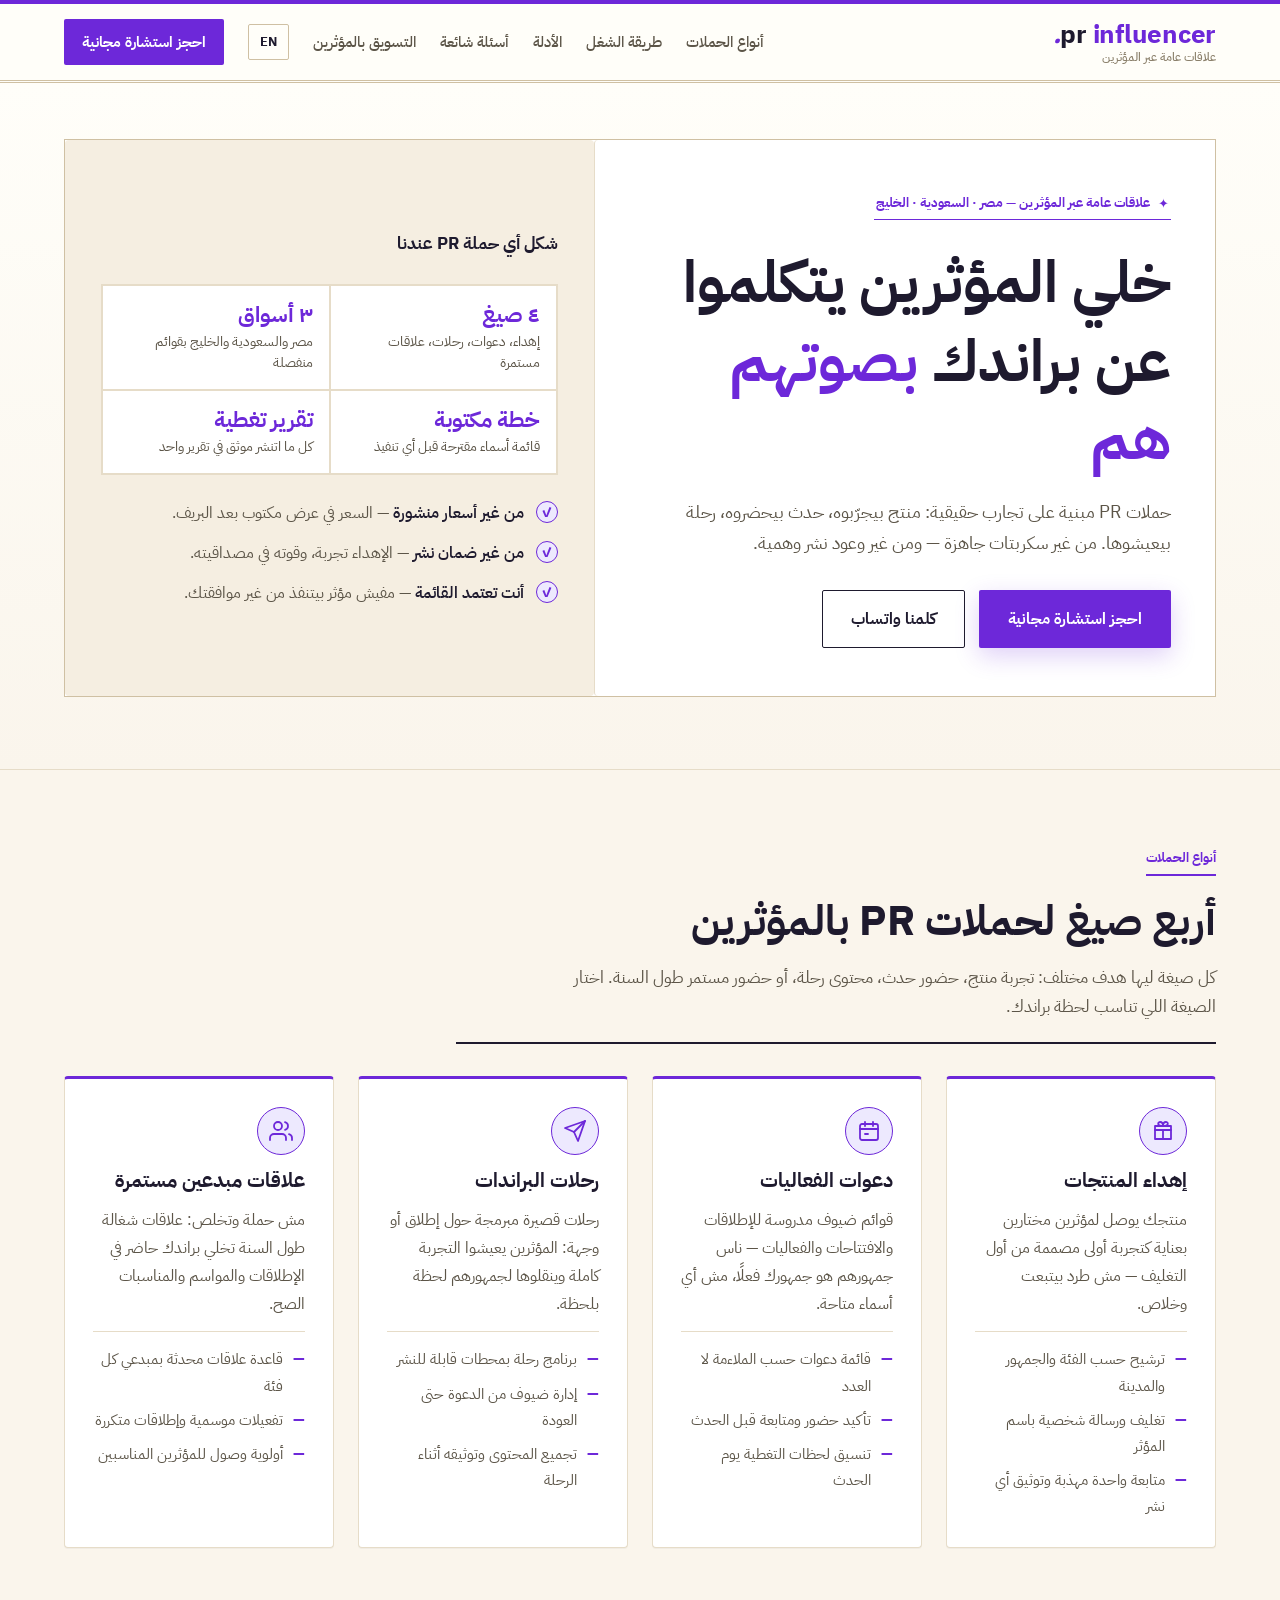
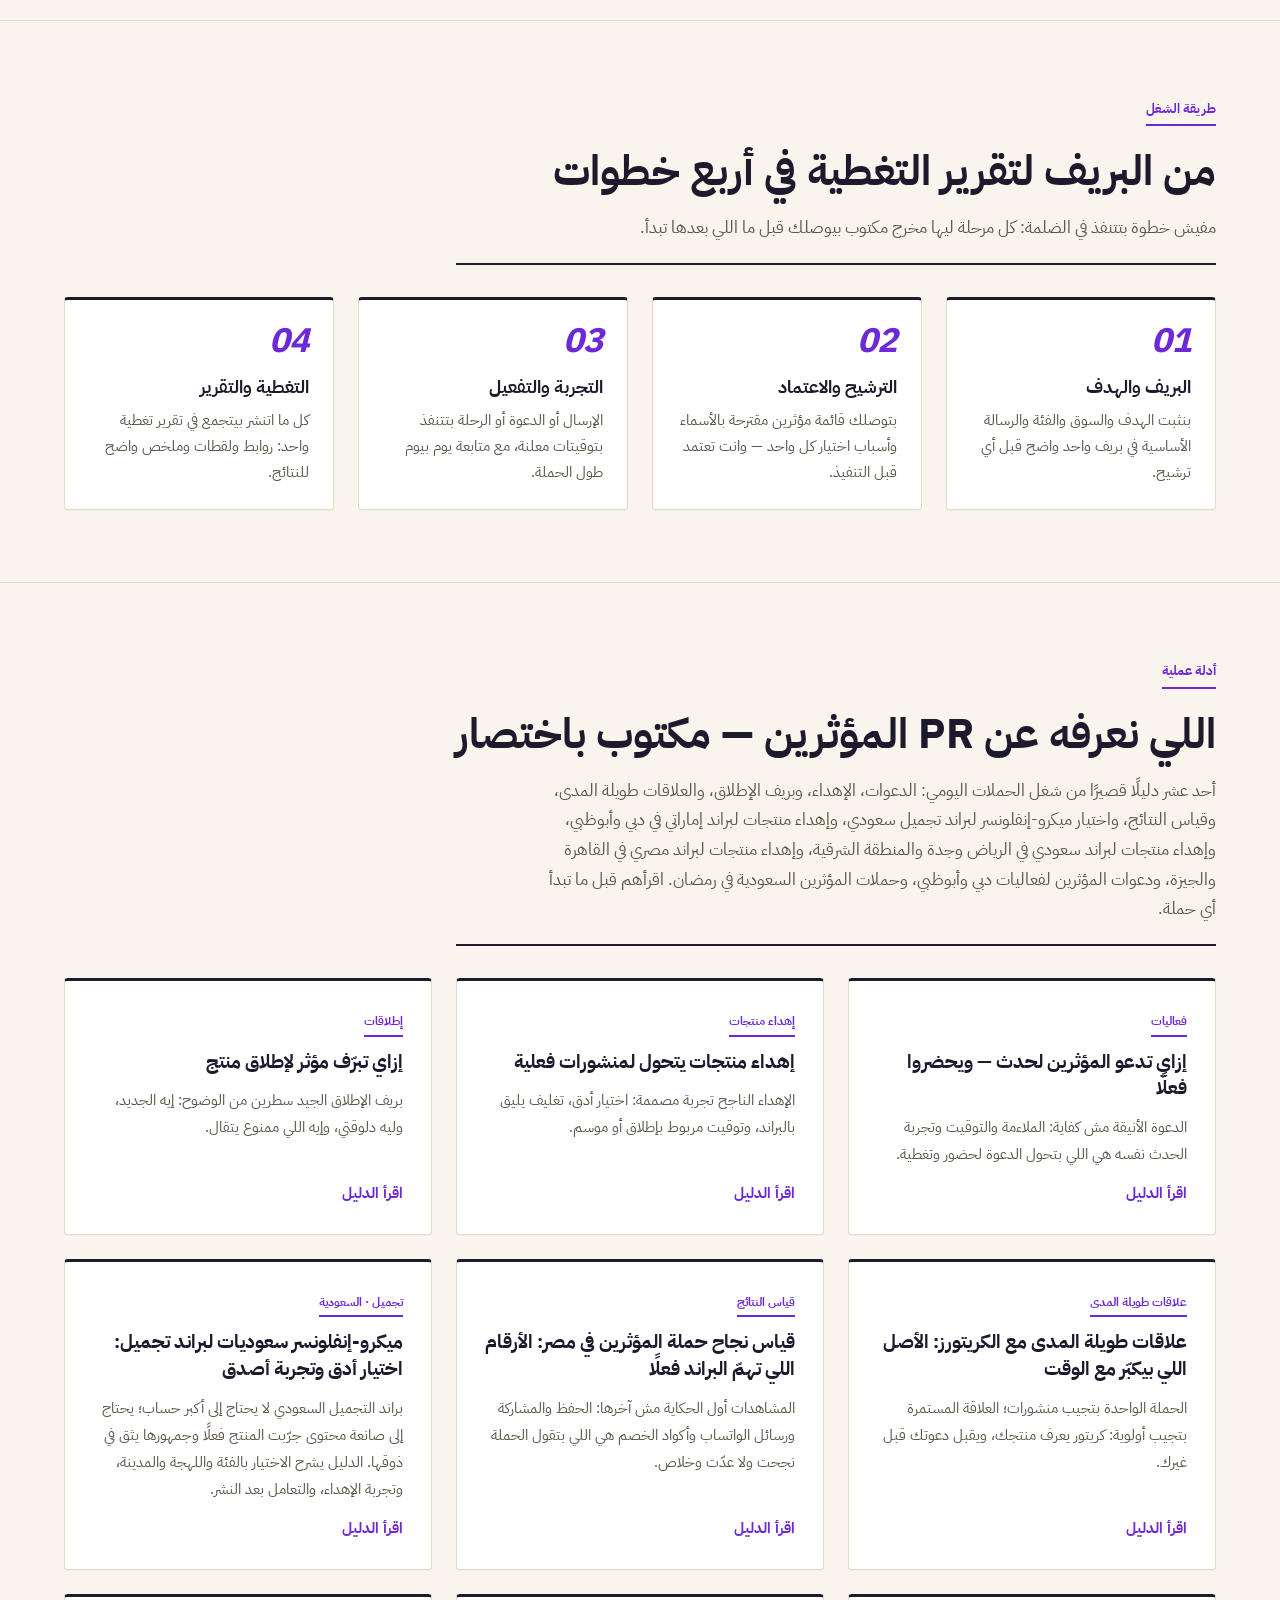
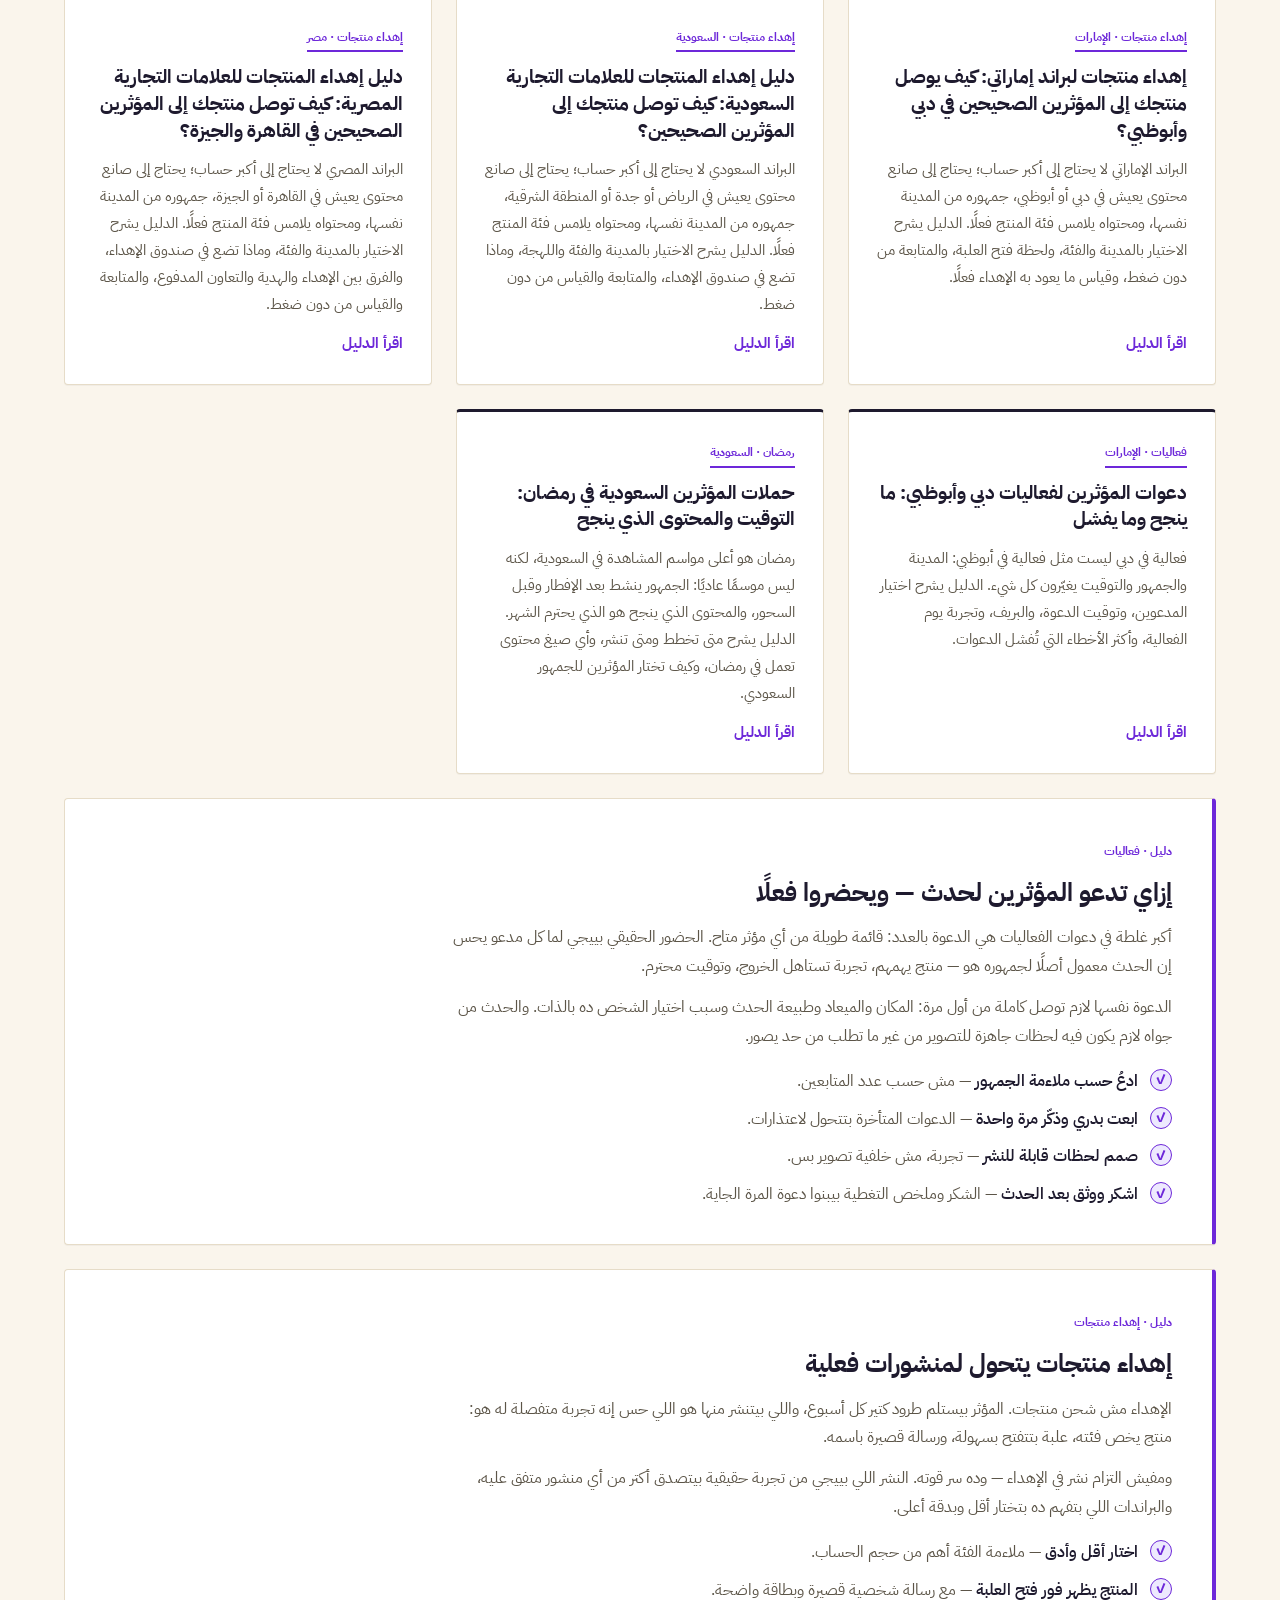
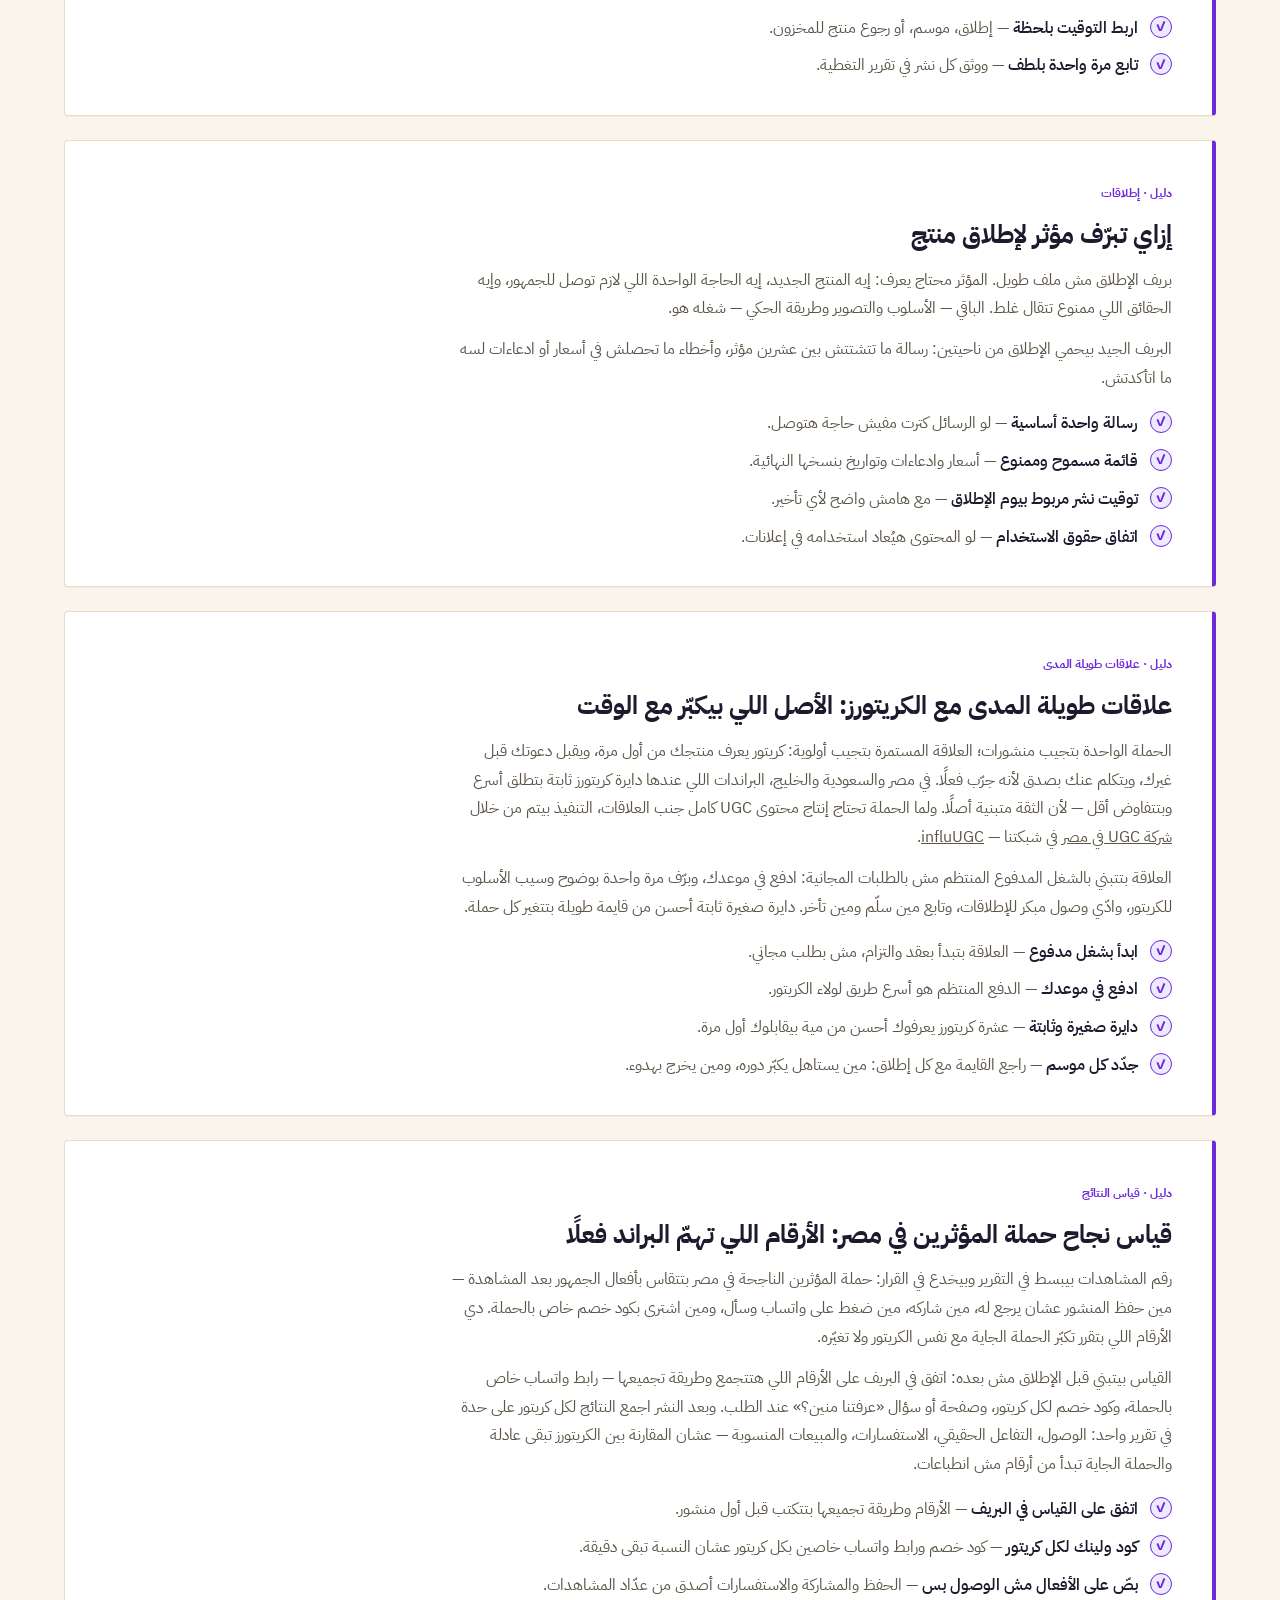
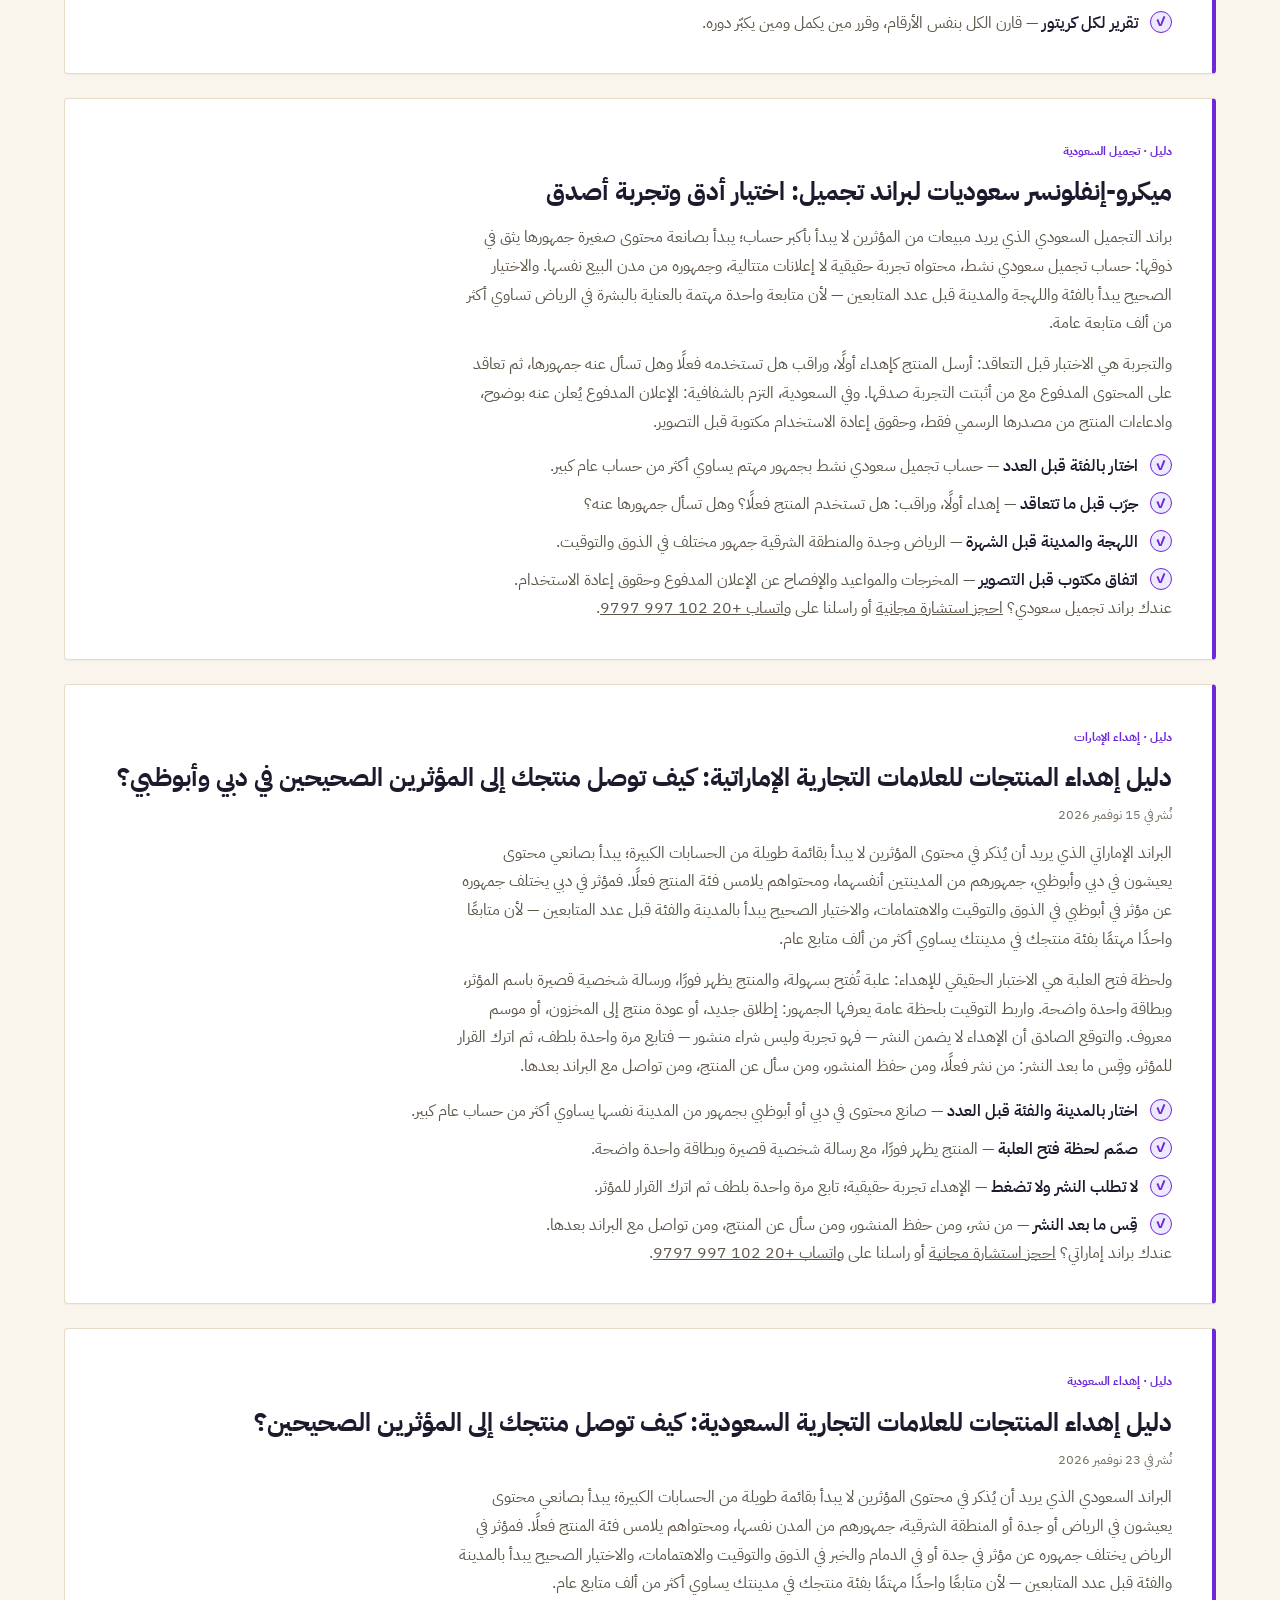
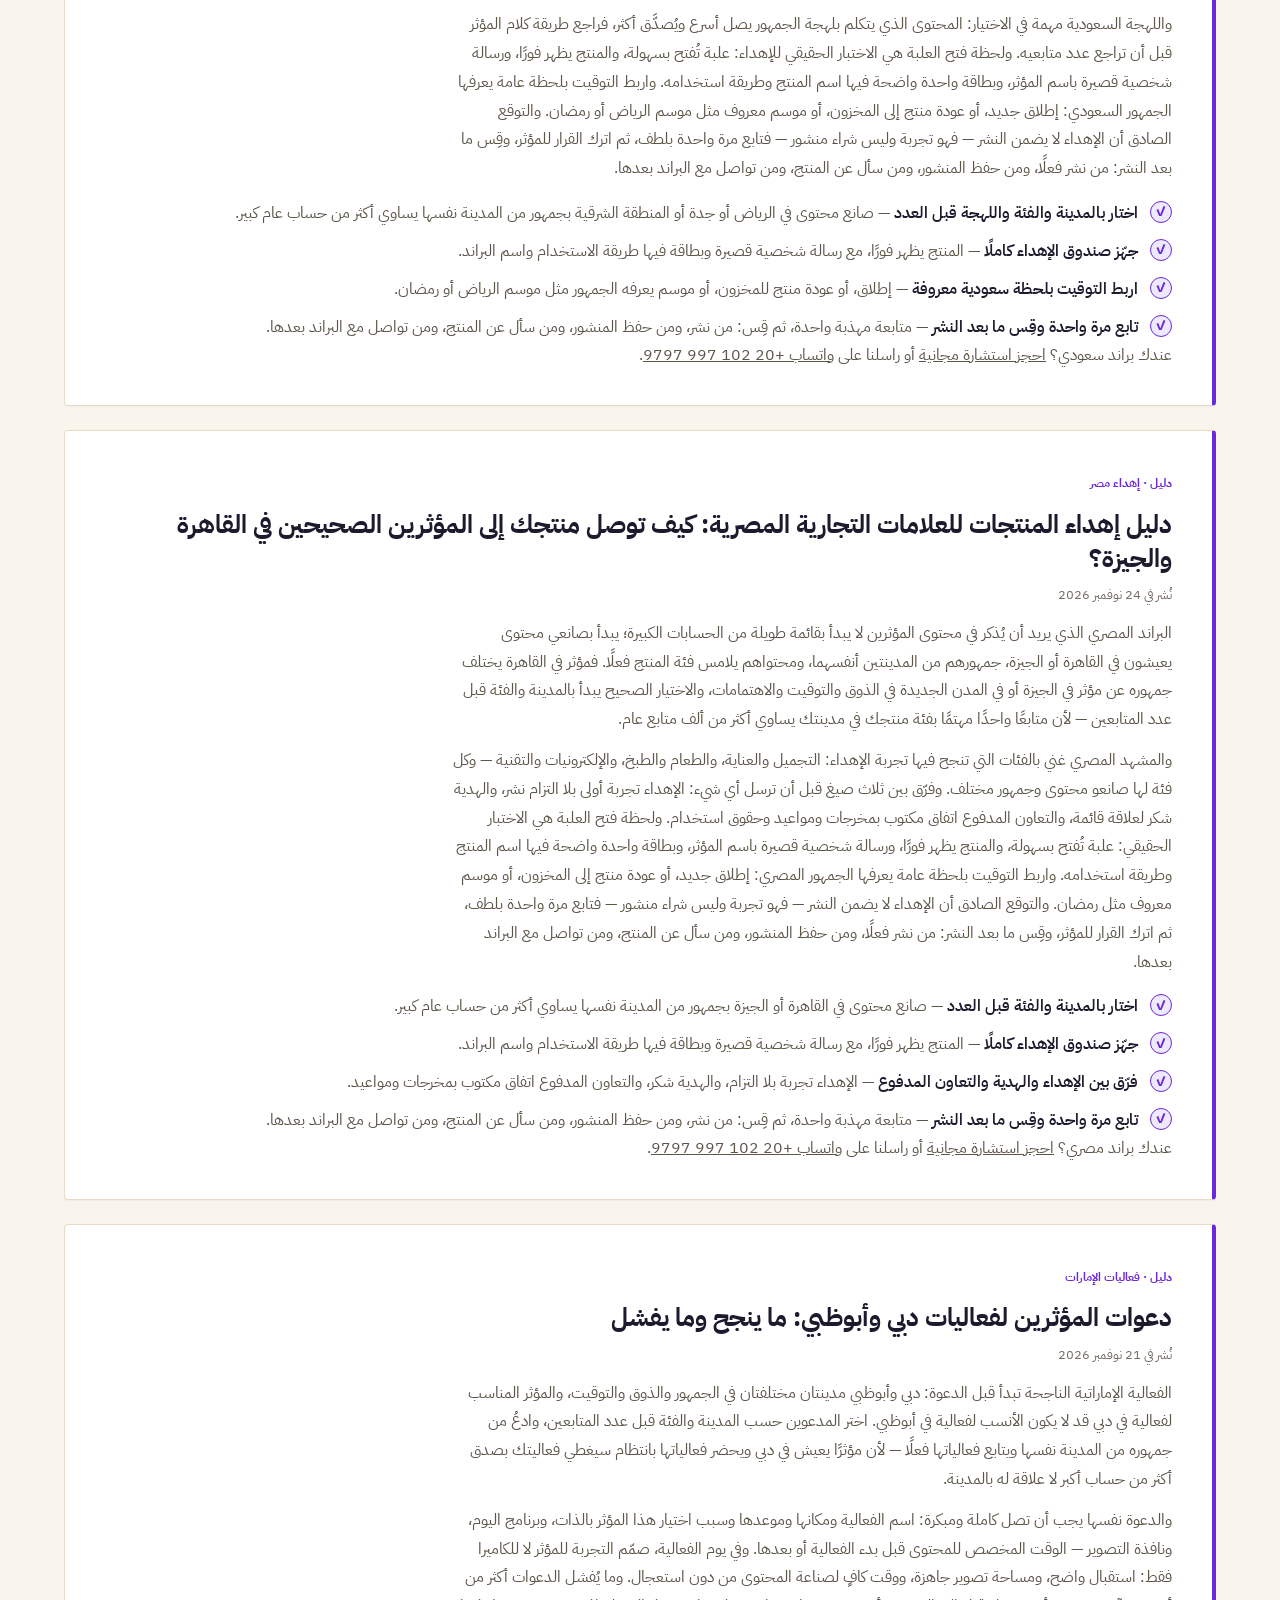
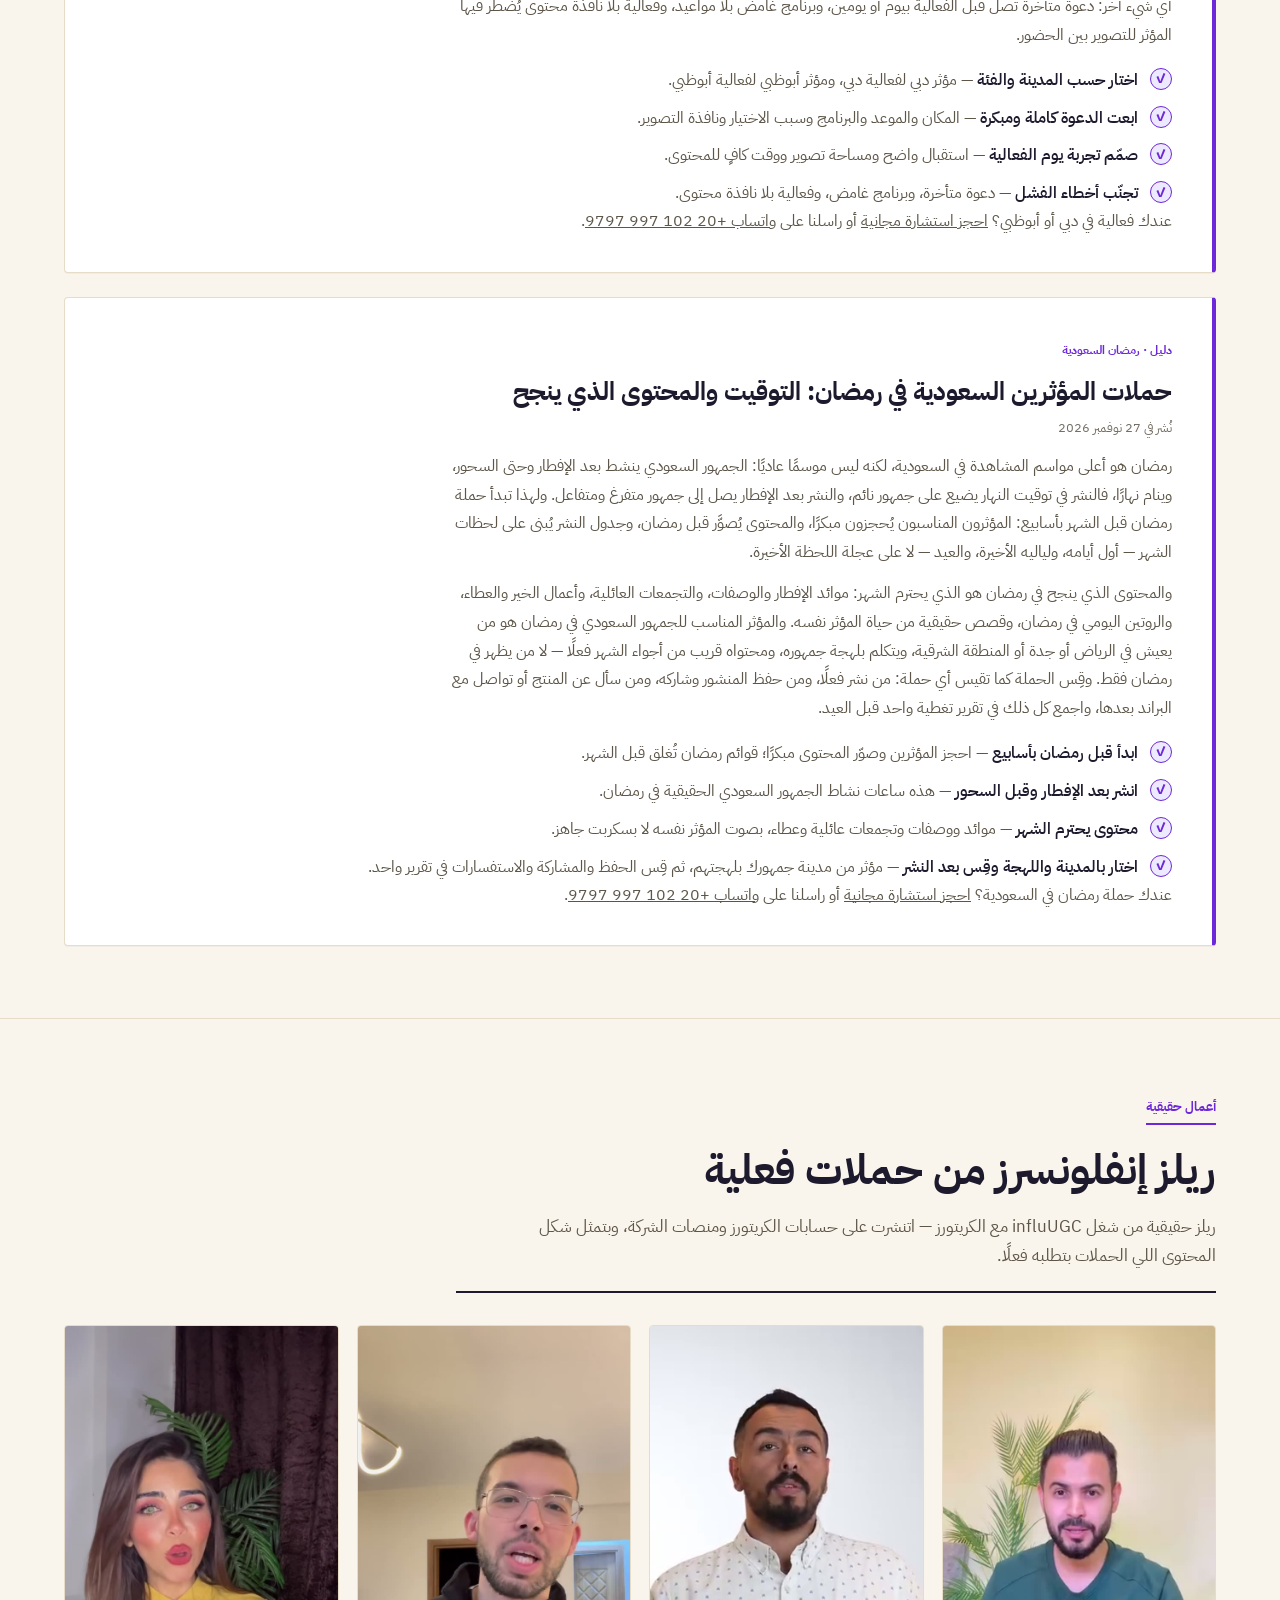
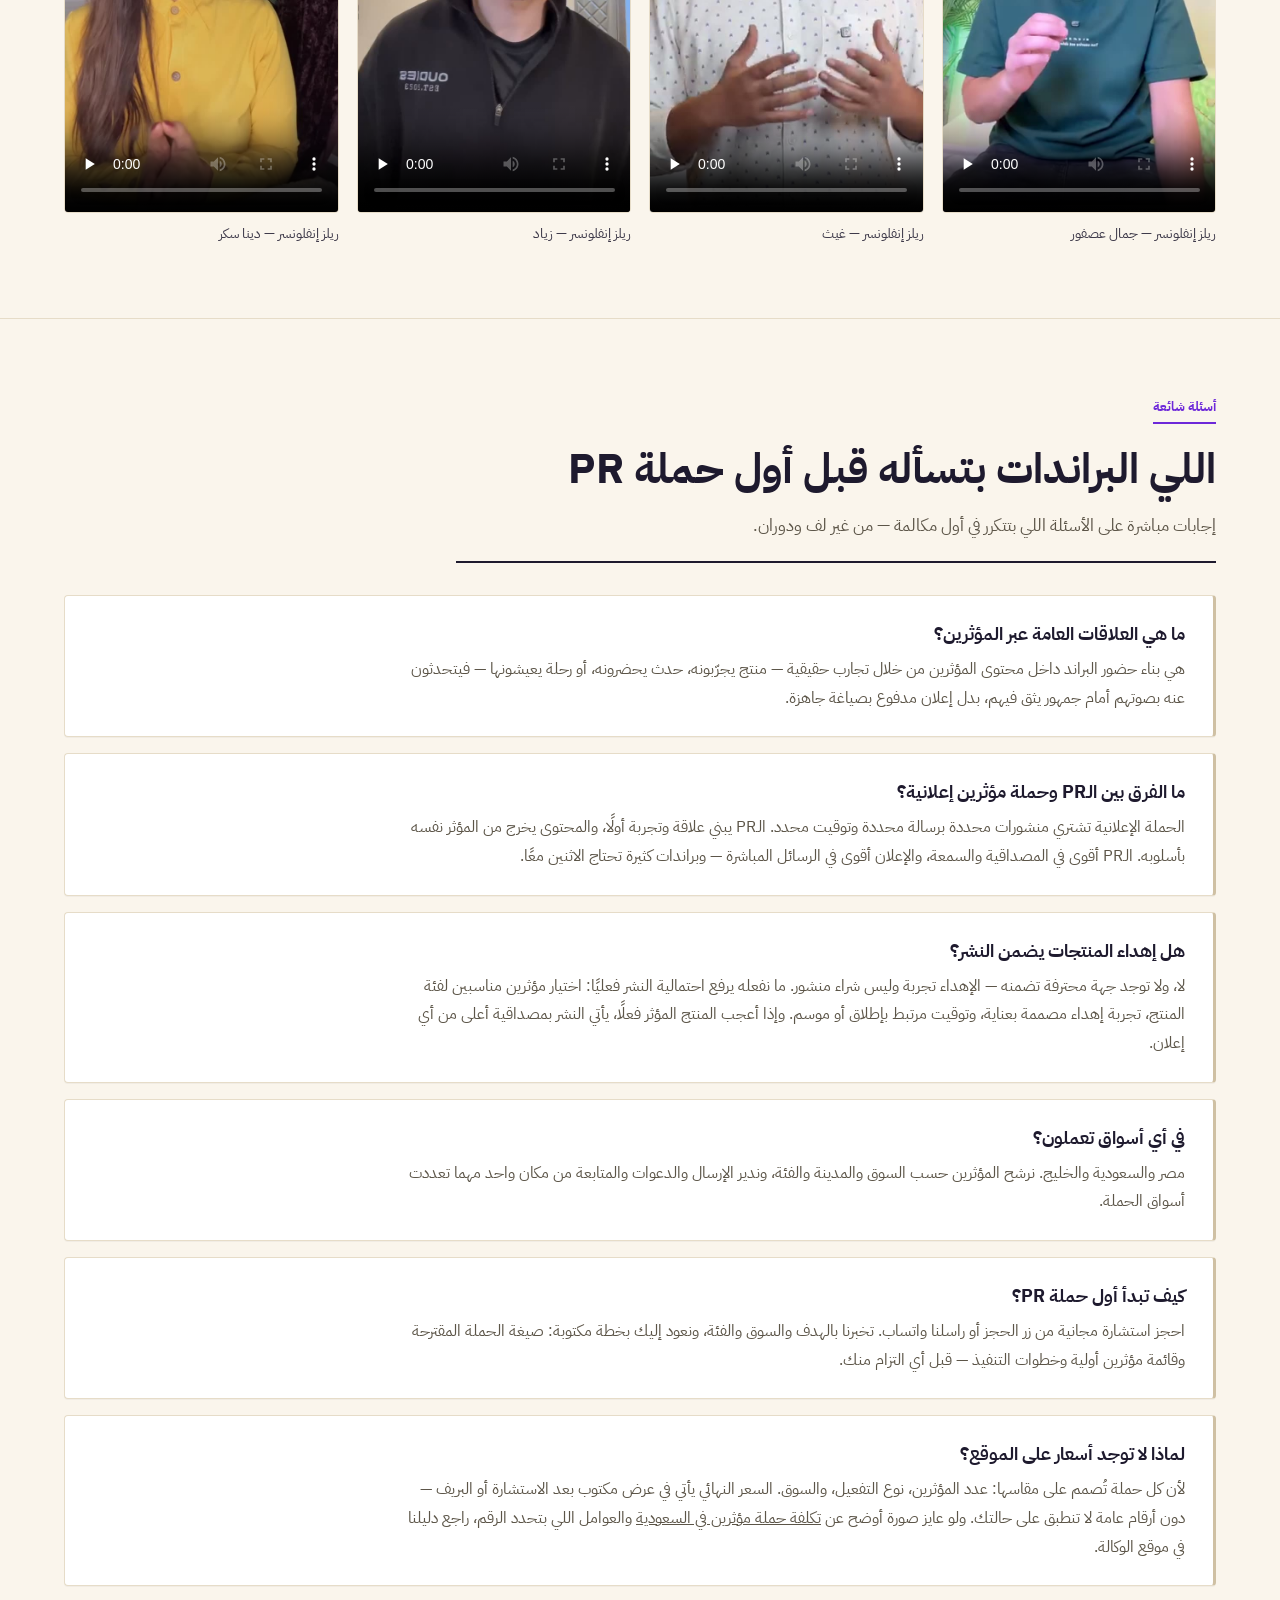
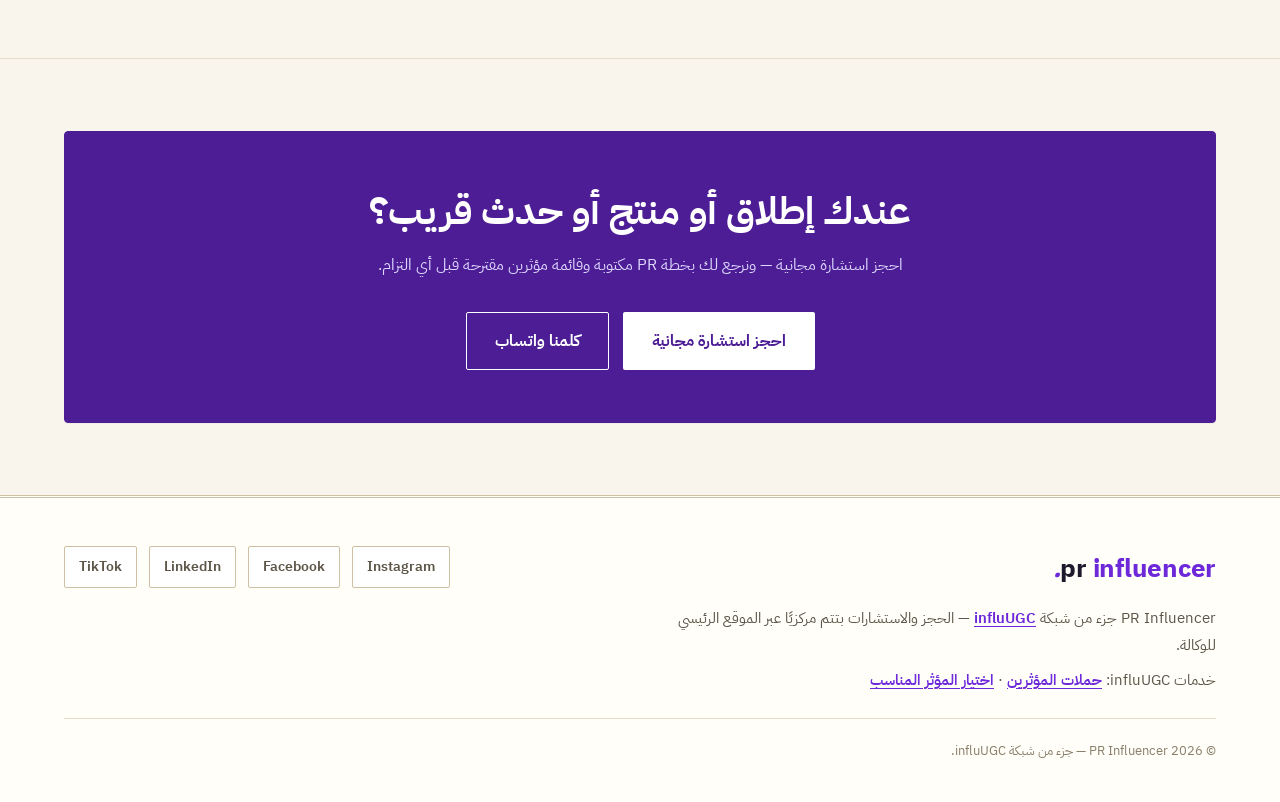
<file: index.html>
<!DOCTYPE html>
<html lang="ar" dir="rtl">
<head>
<!-- identity-v3-prinfluencer-2026-11-07 -->
<meta charset="UTF-8">
<meta name="viewport" content="width=device-width, initial-scale=1.0">
<title>PR Influencer — علاقات عامة عبر المؤثرين في مصر والسعودية</title>
<meta name="description" content="PR Influencer: حملات علاقات عامة عبر المؤثرين — إهداء منتجات، دعوات فعاليات، رحلات براندات وعلاقات مبدعين مستمرة، لبراندات مصر والسعودية والخليج.">
<link rel="canonical" href="https://prinfluencer.net/">
<link rel="alternate" hreflang="en" href="https://prinfluencer.net/en.html">
<link rel="alternate" hreflang="ar" href="https://prinfluencer.net/">
<meta property="og:type" content="website">
<meta property="og:site_name" content="PR Influencer">
<meta property="og:title" content="PR Influencer — علاقات عامة عبر المؤثرين في مصر والسعودية">
<meta property="og:description" content="إهداء منتجات، دعوات فعاليات، رحلات براندات وعلاقات مبدعين — حملات PR بالمؤثرين مصممة على مقاس براندك.">
<meta property="og:url" content="https://prinfluencer.net/">
<meta property="og:image" content="https://prinfluencer.net/media/gamal-asfour.jpg">
<meta name="twitter:card" content="summary">
<meta name="twitter:title" content="PR Influencer — Influencer PR in Egypt & Saudi Arabia">
<meta name="twitter:description" content="Product seeding, event invitations, brand trips and creator relations — influencer PR campaigns for brands in Egypt, Saudi Arabia and the Gulf.">
<meta name="twitter:image" content="https://prinfluencer.net/media/gamal-asfour.jpg">
<link rel="icon" type="image/svg+xml" href="/favicon.svg">
<link rel="preconnect" href="https://fonts.googleapis.com">
<link rel="preconnect" href="https://fonts.gstatic.com" crossorigin>
<link href="https://fonts.googleapis.com/css2?family=IBM+Plex+Sans+Arabic:wght@400;500;600;700&family=Inter:wght@400;500;600;700&family=Sora:wght@600;700;800&display=swap" rel="stylesheet">
<link rel="stylesheet" href="/styles.css">
<script type="application/ld+json">
{
  "@context": "https://schema.org",
  "@type": "Organization",
  "name": "PR Influencer",
  "url": "https://prinfluencer.net/",
  "logo": "https://prinfluencer.net/favicon.svg",
  "description": "PR Influencer runs influencer PR campaigns — product seeding, event invitations, brand trips and ongoing creator relations — for brands in Egypt, Saudi Arabia and the Gulf.",
  "parentOrganization": {
    "@type": "Organization",
    "name": "influUGC",
    "url": "https://www.influugc.com/"
  },
  "address": {
    "@type": "PostalAddress",
    "streetAddress": "Arab League St, Agouza",
    "addressLocality": "Giza",
    "postalCode": "12651",
    "addressCountry": "EG"
  },
  "areaServed": ["Egypt", "Saudi Arabia", "United Arab Emirates", "Gulf"],
  "sameAs": [
    "https://www.instagram.com/influ__ugc",
    "https://www.facebook.com/61587167460710",
    "https://www.linkedin.com/company/influugc",
    "https://www.tiktok.com/@influ_ugc"
  ]
}
</script>
<script type="application/ld+json">
{
  "@context": "https://schema.org",
  "@type": "WebSite",
  "name": "PR Influencer",
  "url": "https://prinfluencer.net/"
}
</script>
<script type="application/ld+json">
{
  "@context": "https://schema.org",
  "@type": "FAQPage",
  "mainEntity": [
    {
      "@type": "Question",
      "name": "ما هي العلاقات العامة عبر المؤثرين؟",
      "acceptedAnswer": { "@type": "Answer", "text": "هي بناء حضور البراند داخل محتوى المؤثرين من خلال تجارب حقيقية — منتج يجرّبونه، حدث يحضرونه، أو رحلة يعيشونها — فيتحدثون عنه بصوتهم أمام جمهور يثق فيهم، بدل إعلان مدفوع بصياغة جاهزة." }
    },
    {
      "@type": "Question",
      "name": "ما الفرق بين الـPR وحملة مؤثرين إعلانية؟",
      "acceptedAnswer": { "@type": "Answer", "text": "الحملة الإعلانية تشتري منشورات محددة برسالة محددة وتوقيت محدد. الـPR يبني علاقة وتجربة أولًا، والمحتوى يخرج من المؤثر نفسه بأسلوبه. الـPR أقوى في المصداقية والسمعة، والإعلان أقوى في الرسائل المباشرة — وبراندات كثيرة تحتاج الاثنين معًا." }
    },
    {
      "@type": "Question",
      "name": "هل إهداء المنتجات يضمن النشر؟",
      "acceptedAnswer": { "@type": "Answer", "text": "لا، ولا توجد جهة محترفة تضمنه — الإهداء تجربة وليس شراء منشور. ما نفعله يرفع احتمالية النشر فعليًا: اختيار مؤثرين مناسبين لفئة المنتج، تجربة إهداء مصممة بعناية، وتوقيت مرتبط بإطلاق أو موسم. وإذا أعجب المنتج المؤثر فعلًا، يأتي النشر بمصداقية أعلى من أي إعلان." }
    },
    {
      "@type": "Question",
      "name": "في أي أسواق تعملون؟",
      "acceptedAnswer": { "@type": "Answer", "text": "مصر والسعودية والخليج. نرشح المؤثرين حسب السوق والمدينة والفئة، وندير الإرسال والدعوات والمتابعة من مكان واحد مهما تعددت أسواق الحملة." }
    },
    {
      "@type": "Question",
      "name": "كيف تبدأ أول حملة PR؟",
      "acceptedAnswer": { "@type": "Answer", "text": "احجز استشارة مجانية من زر الحجز أو راسلنا واتساب. تخبرنا بالهدف والسوق والفئة، ونعود إليك بخطة مكتوبة: صيغة الحملة المقترحة وقائمة مؤثرين أولية وخطوات التنفيذ — قبل أي التزام منك." }
    },
    {
      "@type": "Question",
      "name": "لماذا لا توجد أسعار على الموقع؟",
      "acceptedAnswer": { "@type": "Answer", "text": "لأن كل حملة تُصمم على مقاسها: عدد المؤثرين، نوع التفعيل، والسوق. السعر النهائي يأتي في عرض مكتوب بعد الاستشارة أو البريف — دون أرقام عامة لا تنطبق على حالتك." }
    }
  ]
}
</script>
</head>
<body>
<header class="site-header">
  <div class="header-in">
    <a class="brand" href="/index.html" aria-label="PR Influencer — الرئيسية">
      <span class="wordmark">PR <b>Influencer</b><i>.</i></span>
      <small>علاقات عامة عبر المؤثرين</small>
    </a>
    <nav class="site-nav">
      <a href="#services">أنواع الحملات</a>
      <a href="#process">طريقة الشغل</a>
      <a href="#guides">الأدلة</a>
      <a href="#faq">أسئلة شائعة</a>
      <a href="https://www.influugc.com/ar/services/influencer-marketing">التسويق بالمؤثرين</a>
      <a class="lang-switch" href="/en.html" hreflang="en">EN</a>
      <a class="nav-cta" href="https://www.influugc.com/book?utm_source=prinfluencer&amp;utm_medium=satellite&amp;utm_campaign=network">احجز استشارة مجانية</a>
    </nav>
  </div>
</header>
<main>

<!-- ================= HERO ================= -->
<section class="hero" id="rs-hero">
  <div class="wrap">
    <div class="hero-grid">
      <div class="panel hero-panel">
        <span class="chip">علاقات عامة عبر المؤثرين — مصر · السعودية · الخليج</span>
        <h1>خلي المؤثرين يتكلموا عن براندك <em>بصوتهم هم</em></h1>
        <p class="hero-lead">حملات PR مبنية على تجارب حقيقية: منتج بيجرّبوه، حدث بيحضروه، رحلة بيعيشوها. من غير سكربتات جاهزة — ومن غير وعود نشر وهمية.</p>
        <div class="cta-row">
          <a class="btn btn-lime" href="https://www.influugc.com/book?utm_source=prinfluencer&amp;utm_medium=satellite&amp;utm_campaign=network">احجز استشارة مجانية</a>
          <a class="btn btn-ghost" href="https://wa.me/201029979797?utm_source=prinfluencer&utm_medium=satellite&utm_campaign=network">كلمنا واتساب</a>
        </div>
      </div>
      <div class="panel visual-panel">
        <p class="vp-title">شكل أي حملة PR عندنا</p>
        <div class="stat-grid">
          <div class="stat"><b>٤ صيغ</b><span>إهداء، دعوات، رحلات، علاقات مستمرة</span></div>
          <div class="stat"><b>٣ أسواق</b><span>مصر والسعودية والخليج بقوائم منفصلة</span></div>
          <div class="stat"><b>خطة مكتوبة</b><span>قائمة أسماء مقترحة قبل أي تنفيذ</span></div>
          <div class="stat"><b>تقرير تغطية</b><span>كل ما اتنشر موثق في تقرير واحد</span></div>
        </div>
        <ul class="check-list">
          <li><span class="tick">✓</span><span><b>من غير أسعار منشورة</b> — السعر في عرض مكتوب بعد البريف.</span></li>
          <li><span class="tick">✓</span><span><b>من غير ضمان نشر</b> — الإهداء تجربة، وقوته في مصداقيته.</span></li>
          <li><span class="tick">✓</span><span><b>أنت تعتمد القائمة</b> — مفيش مؤثر بيتنفذ من غير موافقتك.</span></li>
        </ul>
      </div>
    </div>
  </div>
</section>

<!-- ================= CAMPAIGN TYPES ================= -->
<section class="sec" id="services">
  <div class="wrap">
    <div class="sec-head">
      <span class="eyebrow">أنواع الحملات</span>
      <h2>أربع صيغ لحملات PR بالمؤثرين</h2>
      <p class="lead">كل صيغة ليها هدف مختلف: تجربة منتج، حضور حدث، محتوى رحلة، أو حضور مستمر طول السنة. اختار الصيغة اللي تناسب لحظة براندك.</p>
    </div>
    <div class="cards cols-4">
      <article class="card panel">
        <span class="glyph"><svg viewBox="0 0 24 24"><path d="M4 11h16v9H4z"/><path d="M12 11v9"/><path d="M4 7h16v4H4z"/><path d="M12 7c-3.5 0-4.8-1-4.8-2.3C7.2 3.5 8.2 3 9.1 3 10.8 3 12 4.8 12 7z"/><path d="M12 7c3.5 0 4.8-1 4.8-2.3 0-1.2-1-1.7-1.9-1.7C13.2 3 12 4.8 12 7z"/></svg></span>
        <h3>إهداء المنتجات</h3>
        <p>منتجك يوصل لمؤثرين مختارين بعناية كتجربة أولى مصممة من أول التغليف — مش طرد بيتبعت وخلاص.</p>
        <ul class="deliv">
          <li>ترشيح حسب الفئة والجمهور والمدينة</li>
          <li>تغليف ورسالة شخصية باسم المؤثر</li>
          <li>متابعة واحدة مهذبة وتوثيق أي نشر</li>
        </ul>
      </article>
      <article class="card panel">
        <span class="glyph"><svg viewBox="0 0 24 24"><rect x="3" y="5" width="18" height="16" rx="2"/><path d="M3 10h18"/><path d="M8 3v4"/><path d="M16 3v4"/><path d="M8 15h3"/></svg></span>
        <h3>دعوات الفعاليات</h3>
        <p>قوائم ضيوف مدروسة للإطلاقات والافتتاحات والفعاليات — ناس جمهورهم هو جمهورك فعلًا، مش أي أسماء متاحة.</p>
        <ul class="deliv">
          <li>قائمة دعوات حسب الملاءمة لا العدد</li>
          <li>تأكيد حضور ومتابعة قبل الحدث</li>
          <li>تنسيق لحظات التغطية يوم الحدث</li>
        </ul>
      </article>
      <article class="card panel">
        <span class="glyph"><svg viewBox="0 0 24 24"><path d="M22 2 11 13"/><path d="M22 2 15 22l-4-9-9-4z"/></svg></span>
        <h3>رحلات البراندات</h3>
        <p>رحلات قصيرة مبرمجة حول إطلاق أو وجهة: المؤثرين يعيشوا التجربة كاملة وينقلوها لجمهورهم لحظة بلحظة.</p>
        <ul class="deliv">
          <li>برنامج رحلة بمحطات قابلة للنشر</li>
          <li>إدارة ضيوف من الدعوة حتى العودة</li>
          <li>تجميع المحتوى وتوثيقه أثناء الرحلة</li>
        </ul>
      </article>
      <article class="card panel">
        <span class="glyph"><svg viewBox="0 0 24 24"><path d="M17 21v-2a4 4 0 0 0-4-4H5a4 4 0 0 0-4 4v2"/><circle cx="9" cy="7" r="4"/><path d="M23 21v-2a4 4 0 0 0-3-3.87"/><path d="M16 3.13a4 4 0 0 1 0 7.75"/></svg></span>
        <h3>علاقات مبدعين مستمرة</h3>
        <p>مش حملة وتخلص: علاقات شغالة طول السنة تخلي براندك حاضر في الإطلاقات والمواسم والمناسبات الصح.</p>
        <ul class="deliv">
          <li>قاعدة علاقات محدثة بمبدعي كل فئة</li>
          <li>تفعيلات موسمية وإطلاقات متكررة</li>
          <li>أولوية وصول للمؤثرين المناسبين</li>
        </ul>
      </article>
    </div>
  </div>
</section>

<!-- ================= PROCESS ================= -->
<section class="sec" id="process">
  <div class="wrap">
    <div class="sec-head">
      <span class="eyebrow">طريقة الشغل</span>
      <h2>من البريف لتقرير التغطية في أربع خطوات</h2>
      <p class="lead">مفيش خطوة بتتنفذ في الضلمة: كل مرحلة ليها مخرج مكتوب بيوصلك قبل ما اللي بعدها تبدأ.</p>
    </div>
    <div class="steps">
      <article class="step panel">
        <span class="num">01</span>
        <h3>البريف والهدف</h3>
        <p>بنثبت الهدف والسوق والفئة والرسالة الأساسية في بريف واحد واضح قبل أي ترشيح.</p>
      </article>
      <article class="step panel">
        <span class="num">02</span>
        <h3>الترشيح والاعتماد</h3>
        <p>بتوصلك قائمة مؤثرين مقترحة بالأسماء وأسباب اختيار كل واحد — وانت تعتمد قبل التنفيذ.</p>
      </article>
      <article class="step panel">
        <span class="num">03</span>
        <h3>التجربة والتفعيل</h3>
        <p>الإرسال أو الدعوة أو الرحلة بتتنفذ بتوقيتات معلنة، مع متابعة يوم بيوم طول الحملة.</p>
      </article>
      <article class="step panel">
        <span class="num">04</span>
        <h3>التغطية والتقرير</h3>
        <p>كل ما اتنشر بيتجمع في تقرير تغطية واحد: روابط ولقطات وملخص واضح للنتائج.</p>
      </article>
    </div>
  </div>
</section>

<!-- ================= GUIDES ================= -->
<section class="sec" id="guides">
  <div class="wrap">
    <div class="sec-head">
      <span class="eyebrow">أدلة عملية</span>
      <h2>اللي نعرفه عن PR المؤثرين — مكتوب باختصار</h2>
      <p class="lead">أحد عشر دليلًا قصيرًا من شغل الحملات اليومي: الدعوات، الإهداء، وبريف الإطلاق، والعلاقات طويلة المدى، وقياس النتائج، واختيار ميكرو-إنفلونسر لبراند تجميل سعودي، وإهداء منتجات لبراند إماراتي في دبي وأبوظبي، وإهداء منتجات لبراند سعودي في الرياض وجدة والمنطقة الشرقية، وإهداء منتجات لبراند مصري في القاهرة والجيزة، ودعوات المؤثرين لفعاليات دبي وأبوظبي، وحملات المؤثرين السعودية في رمضان. اقرأهم قبل ما تبدأ أي حملة.</p>
    </div>
    <div class="guide-cards">
      <a class="g-card panel" href="#guide-events">
        <span class="cat">فعاليات</span>
        <h3>إزاي تدعو المؤثرين لحدث — ويحضروا فعلًا</h3>
        <p>الدعوة الأنيقة مش كفاية: الملاءمة والتوقيت وتجربة الحدث نفسه هي اللي بتحول الدعوة لحضور وتغطية.</p>
        <span class="read">اقرأ الدليل</span>
      </a>
      <a class="g-card panel" href="#guide-seeding">
        <span class="cat">إهداء منتجات</span>
        <h3>إهداء منتجات يتحول لمنشورات فعلية</h3>
        <p>الإهداء الناجح تجربة مصممة: اختيار أدق، تغليف يليق بالبراند، وتوقيت مربوط بإطلاق أو موسم.</p>
        <span class="read">اقرأ الدليل</span>
      </a>
      <a class="g-card panel" href="#guide-brief">
        <span class="cat">إطلاقات</span>
        <h3>إزاي تبرّف مؤثر لإطلاق منتج</h3>
        <p>بريف الإطلاق الجيد سطرين من الوضوح: إيه الجديد، وليه دلوقتي، وإيه اللي ممنوع يتقال.</p>
        <span class="read">اقرأ الدليل</span>
      </a>
      <a class="g-card panel" href="#guide-relationships">
        <span class="cat">علاقات طويلة المدى</span>
        <h3>علاقات طويلة المدى مع الكريتورز: الأصل اللي بيكبّر مع الوقت</h3>
        <p>الحملة الواحدة بتجيب منشورات؛ العلاقة المستمرة بتجيب أولوية: كريتور يعرف منتجك، ويقبل دعوتك قبل غيرك.</p>
        <span class="read">اقرأ الدليل</span>
      </a>
      <a class="g-card panel" href="#guide-measure">
        <span class="cat">قياس النتائج</span>
        <h3>قياس نجاح حملة المؤثرين في مصر: الأرقام اللي تهمّ البراند فعلًا</h3>
        <p>المشاهدات أول الحكاية مش آخرها: الحفظ والمشاركة ورسائل الواتساب وأكواد الخصم هي اللي بتقول الحملة نجحت ولا عدّت وخلاص.</p>
        <span class="read">اقرأ الدليل</span>
      </a>
      <a class="g-card panel" href="#guide-micro-saudi-beauty">
        <span class="cat">تجميل · السعودية</span>
        <h3>ميكرو-إنفلونسر سعوديات لبراند تجميل: اختيار أدق وتجربة أصدق</h3>
        <p>براند التجميل السعودي لا يحتاج إلى أكبر حساب؛ يحتاج إلى صانعة محتوى جرّبت المنتج فعلًا وجمهورها يثق في ذوقها. الدليل يشرح الاختيار بالفئة واللهجة والمدينة، وتجربة الإهداء، والتعامل بعد النشر.</p>
        <span class="read">اقرأ الدليل</span>
      </a>
      <a class="g-card panel" href="#guide-seeding-uae">
        <span class="cat">إهداء منتجات · الإمارات</span>
        <h3>إهداء منتجات لبراند إماراتي: كيف يوصل منتجك إلى المؤثرين الصحيحين في دبي وأبوظبي؟</h3>
        <p>البراند الإماراتي لا يحتاج إلى أكبر حساب؛ يحتاج إلى صانع محتوى يعيش في دبي أو أبوظبي، جمهوره من المدينة نفسها، ومحتواه يلامس فئة المنتج فعلًا. الدليل يشرح الاختيار بالمدينة والفئة، ولحظة فتح العلبة، والمتابعة من دون ضغط، وقياس ما يعود به الإهداء فعلًا.</p>
        <span class="read">اقرأ الدليل</span>
      </a>
      <a class="g-card panel" href="#guide-seeding-saudi">
        <span class="cat">إهداء منتجات · السعودية</span>
        <h3>دليل إهداء المنتجات للعلامات التجارية السعودية: كيف توصل منتجك إلى المؤثرين الصحيحين؟</h3>
        <p>البراند السعودي لا يحتاج إلى أكبر حساب؛ يحتاج إلى صانع محتوى يعيش في الرياض أو جدة أو المنطقة الشرقية، جمهوره من المدينة نفسها، ومحتواه يلامس فئة المنتج فعلًا. الدليل يشرح الاختيار بالمدينة والفئة واللهجة، وماذا تضع في صندوق الإهداء، والمتابعة والقياس من دون ضغط.</p>
        <span class="read">اقرأ الدليل</span>
      </a>
      <a class="g-card panel" href="#guide-seeding-egypt">
        <span class="cat">إهداء منتجات · مصر</span>
        <h3>دليل إهداء المنتجات للعلامات التجارية المصرية: كيف توصل منتجك إلى المؤثرين الصحيحين في القاهرة والجيزة؟</h3>
        <p>البراند المصري لا يحتاج إلى أكبر حساب؛ يحتاج إلى صانع محتوى يعيش في القاهرة أو الجيزة، جمهوره من المدينة نفسها، ومحتواه يلامس فئة المنتج فعلًا. الدليل يشرح الاختيار بالمدينة والفئة، وماذا تضع في صندوق الإهداء، والفرق بين الإهداء والهدية والتعاون المدفوع، والمتابعة والقياس من دون ضغط.</p>
        <span class="read">اقرأ الدليل</span>
      </a>
      <a class="g-card panel" href="#guide-invite-dubai-events">
        <span class="cat">فعاليات · الإمارات</span>
        <h3>دعوات المؤثرين لفعاليات دبي وأبوظبي: ما ينجح وما يفشل</h3>
        <p>فعالية في دبي ليست مثل فعالية في أبوظبي: المدينة والجمهور والتوقيت يغيّرون كل شيء. الدليل يشرح اختيار المدعوين، وتوقيت الدعوة، والبريف، وتجربة يوم الفعالية، وأكثر الأخطاء التي تُفشل الدعوات.</p>
        <span class="read">اقرأ الدليل</span>
      </a>
      <a class="g-card panel" href="#guide-ramadan-saudi">
        <span class="cat">رمضان · السعودية</span>
        <h3>حملات المؤثرين السعودية في رمضان: التوقيت والمحتوى الذي ينجح</h3>
        <p>رمضان هو أعلى مواسم المشاهدة في السعودية، لكنه ليس موسمًا عاديًا: الجمهور ينشط بعد الإفطار وقبل السحور، والمحتوى الذي ينجح هو الذي يحترم الشهر. الدليل يشرح متى تخطط ومتى تنشر، وأي صيغ محتوى تعمل في رمضان، وكيف تختار المؤثرين للجمهور السعودي.</p>
        <span class="read">اقرأ الدليل</span>
      </a>
    </div>

    <article class="guide-panel panel" id="guide-events">
      <span class="cat">دليل · فعاليات</span>
      <h3>إزاي تدعو المؤثرين لحدث — ويحضروا فعلًا</h3>
      <p>أكبر غلطة في دعوات الفعاليات هي الدعوة بالعدد: قائمة طويلة من أي مؤثر متاح. الحضور الحقيقي بييجي لما كل مدعو يحس إن الحدث معمول أصلًا لجمهوره هو — منتج يهمهم، تجربة تستاهل الخروج، وتوقيت محترم.</p>
      <p>الدعوة نفسها لازم توصل كاملة من أول مرة: المكان والميعاد وطبيعة الحدث وسبب اختيار الشخص ده بالذات. والحدث من جواه لازم يكون فيه لحظات جاهزة للتصوير من غير ما تطلب من حد يصور.</p>
      <ul>
        <li><span class="tick">✓</span><span><b>ادعُ حسب ملاءمة الجمهور</b> — مش حسب عدد المتابعين.</span></li>
        <li><span class="tick">✓</span><span><b>ابعت بدري وذكّر مرة واحدة</b> — الدعوات المتأخرة بتتحول لاعتذارات.</span></li>
        <li><span class="tick">✓</span><span><b>صمم لحظات قابلة للنشر</b> — تجربة، مش خلفية تصوير بس.</span></li>
        <li><span class="tick">✓</span><span><b>اشكر ووثق بعد الحدث</b> — الشكر وملخص التغطية بيبنوا دعوة المرة الجاية.</span></li>
      </ul>
    </article>

    <article class="guide-panel panel" id="guide-seeding">
      <span class="cat">دليل · إهداء منتجات</span>
      <h3>إهداء منتجات يتحول لمنشورات فعلية</h3>
      <p>الإهداء مش شحن منتجات. المؤثر بيستلم طرود كتير كل أسبوع، واللي بيتنشر منها هو اللي حس إنه تجربة متفصلة له هو: منتج يخص فئته، علبة بتتفتح بسهولة، ورسالة قصيرة باسمه.</p>
      <p>ومفيش التزام نشر في الإهداء — وده سر قوته. النشر اللي بييجي من تجربة حقيقية بيتصدق أكتر من أي منشور متفق عليه، والبراندات اللي بتفهم ده بتختار أقل وبدقة أعلى.</p>
      <ul>
        <li><span class="tick">✓</span><span><b>اختار أقل وأدق</b> — ملاءمة الفئة أهم من حجم الحساب.</span></li>
        <li><span class="tick">✓</span><span><b>المنتج يظهر فور فتح العلبة</b> — مع رسالة شخصية قصيرة وبطاقة واضحة.</span></li>
        <li><span class="tick">✓</span><span><b>اربط التوقيت بلحظة</b> — إطلاق، موسم، أو رجوع منتج للمخزون.</span></li>
        <li><span class="tick">✓</span><span><b>تابع مرة واحدة بلطف</b> — ووثق كل نشر في تقرير التغطية.</span></li>
      </ul>
    </article>

    <article class="guide-panel panel" id="guide-brief">
      <span class="cat">دليل · إطلاقات</span>
      <h3>إزاي تبرّف مؤثر لإطلاق منتج</h3>
      <p>بريف الإطلاق مش ملف طويل. المؤثر محتاج يعرف: إيه المنتج الجديد، إيه الحاجة الواحدة اللي لازم توصل للجمهور، وإيه الحقائق اللي ممنوع تتقال غلط. الباقي — الأسلوب والتصوير وطريقة الحكي — شغله هو.</p>
      <p>البريف الجيد بيحمي الإطلاق من ناحيتين: رسالة ما تتشتتش بين عشرين مؤثر، وأخطاء ما تحصلش في أسعار أو ادعاءات لسه ما اتأكدتش.</p>
      <ul>
        <li><span class="tick">✓</span><span><b>رسالة واحدة أساسية</b> — لو الرسائل كترت مفيش حاجة هتوصل.</span></li>
        <li><span class="tick">✓</span><span><b>قائمة مسموح وممنوع</b> — أسعار وادعاءات وتواريخ بنسخها النهائية.</span></li>
        <li><span class="tick">✓</span><span><b>توقيت نشر مربوط بيوم الإطلاق</b> — مع هامش واضح لأي تأخير.</span></li>
        <li><span class="tick">✓</span><span><b>اتفاق حقوق الاستخدام</b> — لو المحتوى هيُعاد استخدامه في إعلانات.</span></li>
      </ul>
    </article>

    <article class="guide-panel panel" id="guide-relationships">
      <span class="cat">دليل · علاقات طويلة المدى</span>
      <h3>علاقات طويلة المدى مع الكريتورز: الأصل اللي بيكبّر مع الوقت</h3>
      <p>الحملة الواحدة بتجيب منشورات؛ العلاقة المستمرة بتجيب أولوية: كريتور يعرف منتجك من أول مرة، ويقبل دعوتك قبل غيرك، ويتكلم عنك بصدق لأنه جرّب فعلًا. في مصر والسعودية والخليج، البراندات اللي عندها دايرة كريتورز ثابتة بتطلق أسرع وبتتفاوض أقل — لأن الثقة متبنية أصلًا. ولما الحملة تحتاج إنتاج محتوى UGC كامل جنب العلاقات، التنفيذ بيتم من خلال <a href="https://www.influugc.com/ar/ugc-agency-egypt">شركة UGC في مصر</a> في شبكتنا — <a href="https://www.influugc.com/ar/about">influUGC</a>.</p>
      <p>العلاقة بتتبني بالشغل المدفوع المنتظم مش بالطلبات المجانية: ادفع في موعدك، وبرّف مرة واحدة بوضوح وسيب الأسلوب للكريتور، وادّي وصول مبكر للإطلاقات، وتابع مين سلّم ومين تأخر. دايرة صغيرة ثابتة أحسن من قايمة طويلة بتتغير كل حملة.</p>
      <ul>
        <li><span class="tick">✓</span><span><b>ابدأ بشغل مدفوع</b> — العلاقة بتبدأ بعقد والتزام، مش بطلب مجاني.</span></li>
        <li><span class="tick">✓</span><span><b>ادفع في موعدك</b> — الدفع المنتظم هو أسرع طريق لولاء الكريتور.</span></li>
        <li><span class="tick">✓</span><span><b>دايرة صغيرة وثابتة</b> — عشرة كريتورز يعرفوك أحسن من مية بيقابلوك أول مرة.</span></li>
        <li><span class="tick">✓</span><span><b>جدّد كل موسم</b> — راجع القايمة مع كل إطلاق: مين يستاهل يكبّر دوره، ومين يخرج بهدوء.</span></li>
      </ul>
    </article>
    <article class="guide-panel panel" id="guide-measure">
      <span class="cat">دليل · قياس النتائج</span>
      <h3>قياس نجاح حملة المؤثرين في مصر: الأرقام اللي تهمّ البراند فعلًا</h3>
      <p>رقم المشاهدات بيبسط في التقرير وبيخدع في القرار: حملة المؤثرين الناجحة في مصر بتتقاس بأفعال الجمهور بعد المشاهدة — مين حفظ المنشور عشان يرجع له، مين شاركه، مين ضغط على واتساب وسأل، ومين اشترى بكود خصم خاص بالحملة. دي الأرقام اللي بتقرر تكبّر الحملة الجاية مع نفس الكريتور ولا تغيّره.</p>
      <p>القياس بيتبني قبل الإطلاق مش بعده: اتفق في البريف على الأرقام اللي هتتجمع وطريقة تجميعها — رابط واتساب خاص بالحملة، وكود خصم لكل كريتور، وصفحة أو سؤال «عرفتنا منين؟» عند الطلب. وبعد النشر اجمع النتائج لكل كريتور على حدة في تقرير واحد: الوصول، التفاعل الحقيقي، الاستفسارات، والمبيعات المنسوبة — عشان المقارنة بين الكريتورز تبقى عادلة والحملة الجاية تبدأ من أرقام مش انطباعات.</p>
      <ul>
        <li><span class="tick">✓</span><span><b>اتفق على القياس في البريف</b> — الأرقام وطريقة تجميعها بتتكتب قبل أول منشور.</span></li>
        <li><span class="tick">✓</span><span><b>كود ولينك لكل كريتور</b> — كود خصم ورابط واتساب خاصين بكل كريتور عشان النسبة تبقى دقيقة.</span></li>
        <li><span class="tick">✓</span><span><b>بصّ على الأفعال مش الوصول بس</b> — الحفظ والمشاركة والاستفسارات أصدق من عدّاد المشاهدات.</span></li>
        <li><span class="tick">✓</span><span><b>تقرير لكل كريتور</b> — قارن الكل بنفس الأرقام، وقرر مين يكمل ومين يكبّر دوره.</span></li>
      </ul>
    </article>
    <article class="guide-panel panel" id="guide-micro-saudi-beauty">
      <span class="cat">دليل · تجميل السعودية</span>
      <h3>ميكرو-إنفلونسر سعوديات لبراند تجميل: اختيار أدق وتجربة أصدق</h3>
      <p>براند التجميل السعودي الذي يريد مبيعات من المؤثرين لا يبدأ بأكبر حساب؛ يبدأ بصانعة محتوى صغيرة جمهورها يثق في ذوقها: حساب تجميل سعودي نشط، محتواه تجربة حقيقية لا إعلانات متتالية، وجمهوره من مدن البيع نفسها. والاختيار الصحيح يبدأ بالفئة واللهجة والمدينة قبل عدد المتابعين — لأن متابعة واحدة مهتمة بالعناية بالبشرة في الرياض تساوي أكثر من ألف متابعة عامة.</p>
      <p>والتجربة هي الاختبار قبل التعاقد: أرسل المنتج كإهداء أولًا، وراقب هل تستخدمه فعلًا وهل تسأل عنه جمهورها، ثم تعاقد على المحتوى المدفوع مع من أثبتت التجربة صدقها. وفي السعودية، التزم بالشفافية: الإعلان المدفوع يُعلن عنه بوضوح، وادعاءات المنتج من مصدرها الرسمي فقط، وحقوق إعادة الاستخدام مكتوبة قبل التصوير.</p>
      <ul>
        <li><span class="tick">✓</span><span><b>اختار بالفئة قبل العدد</b> — حساب تجميل سعودي نشط بجمهور مهتم يساوي أكثر من حساب عام كبير.</span></li>
        <li><span class="tick">✓</span><span><b>جرّب قبل ما تتعاقد</b> — إهداء أولًا، وراقب: هل تستخدم المنتج فعلًا؟ وهل تسأل جمهورها عنه؟</span></li>
        <li><span class="tick">✓</span><span><b>اللهجة والمدينة قبل الشهرة</b> — الرياض وجدة والمنطقة الشرقية جمهور مختلف في الذوق والتوقيت.</span></li>
        <li><span class="tick">✓</span><span><b>اتفاق مكتوب قبل التصوير</b> — المخرجات والمواعيد والإفصاح عن الإعلان المدفوع وحقوق إعادة الاستخدام.</span></li>
      </ul>
      <p>عندك براند تجميل سعودي؟ <a href="https://www.influugc.com/book?utm_source=prinfluencer&amp;utm_medium=satellite&amp;utm_campaign=network">احجز استشارة مجانية</a> أو راسلنا على <a href="https://wa.me/201029979797?utm_source=prinfluencer&utm_medium=satellite&utm_campaign=network">واتساب +20 102 997 9797</a>.</p>
    </article>
    <article class="guide-panel panel" id="guide-seeding-uae">
      <span class="cat">دليل · إهداء الإمارات</span>
      <h3>دليل إهداء المنتجات للعلامات التجارية الإماراتية: كيف توصل منتجك إلى المؤثرين الصحيحين في دبي وأبوظبي؟</h3>
      <p class="guide-date">نُشر في 15 نوفمبر 2026</p>
      <p>البراند الإماراتي الذي يريد أن يُذكر في محتوى المؤثرين لا يبدأ بقائمة طويلة من الحسابات الكبيرة؛ يبدأ بصانعي محتوى يعيشون في دبي وأبوظبي، جمهورهم من المدينتين أنفسهما، ومحتواهم يلامس فئة المنتج فعلًا. فمؤثر في دبي يختلف جمهوره عن مؤثر في أبوظبي في الذوق والتوقيت والاهتمامات، والاختيار الصحيح يبدأ بالمدينة والفئة قبل عدد المتابعين — لأن متابعًا واحدًا مهتمًا بفئة منتجك في مدينتك يساوي أكثر من ألف متابع عام.</p>
      <p>ولحظة فتح العلبة هي الاختبار الحقيقي للإهداء: علبة تُفتح بسهولة، والمنتج يظهر فورًا، ورسالة شخصية قصيرة باسم المؤثر، وبطاقة واحدة واضحة. واربط التوقيت بلحظة عامة يعرفها الجمهور: إطلاق جديد، أو عودة منتج إلى المخزون، أو موسم معروف. والتوقع الصادق أن الإهداء لا يضمن النشر — فهو تجربة وليس شراء منشور — فتابع مرة واحدة بلطف، ثم اترك القرار للمؤثر، وقِس ما بعد النشر: من نشر فعلًا، ومن حفظ المنشور، ومن سأل عن المنتج، ومن تواصل مع البراند بعدها.</p>
      <ul>
        <li><span class="tick">✓</span><span><b>اختار بالمدينة والفئة قبل العدد</b> — صانع محتوى في دبي أو أبوظبي بجمهور من المدينة نفسها يساوي أكثر من حساب عام كبير.</span></li>
        <li><span class="tick">✓</span><span><b>صمّم لحظة فتح العلبة</b> — المنتج يظهر فورًا، مع رسالة شخصية قصيرة وبطاقة واحدة واضحة.</span></li>
        <li><span class="tick">✓</span><span><b>لا تطلب النشر ولا تضغط</b> — الإهداء تجربة حقيقية؛ تابع مرة واحدة بلطف ثم اترك القرار للمؤثر.</span></li>
        <li><span class="tick">✓</span><span><b>قِس ما بعد النشر</b> — من نشر، ومن حفظ المنشور، ومن سأل عن المنتج، ومن تواصل مع البراند بعدها.</span></li>
      </ul>
      <p>عندك براند إماراتي؟ <a href="https://www.influugc.com/book?utm_source=prinfluencer&amp;utm_medium=satellite&amp;utm_campaign=network">احجز استشارة مجانية</a> أو راسلنا على <a href="https://wa.me/201029979797?utm_source=prinfluencer&utm_medium=satellite&utm_campaign=network">واتساب +20 102 997 9797</a>.</p>
    </article>
    <article class="guide-panel panel" id="guide-seeding-saudi">
      <span class="cat">دليل · إهداء السعودية</span>
      <h3>دليل إهداء المنتجات للعلامات التجارية السعودية: كيف توصل منتجك إلى المؤثرين الصحيحين؟</h3>
      <p class="guide-date">نُشر في 23 نوفمبر 2026</p>
      <p>البراند السعودي الذي يريد أن يُذكر في محتوى المؤثرين لا يبدأ بقائمة طويلة من الحسابات الكبيرة؛ يبدأ بصانعي محتوى يعيشون في الرياض أو جدة أو المنطقة الشرقية، جمهورهم من المدن نفسها، ومحتواهم يلامس فئة المنتج فعلًا. فمؤثر في الرياض يختلف جمهوره عن مؤثر في جدة أو في الدمام والخبر في الذوق والتوقيت والاهتمامات، والاختيار الصحيح يبدأ بالمدينة والفئة قبل عدد المتابعين — لأن متابعًا واحدًا مهتمًا بفئة منتجك في مدينتك يساوي أكثر من ألف متابع عام.</p>
      <p>واللهجة السعودية مهمة في الاختيار: المحتوى الذي يتكلم بلهجة الجمهور يصل أسرع ويُصدَّق أكثر، فراجع طريقة كلام المؤثر قبل أن تراجع عدد متابعيه. ولحظة فتح العلبة هي الاختبار الحقيقي للإهداء: علبة تُفتح بسهولة، والمنتج يظهر فورًا، ورسالة شخصية قصيرة باسم المؤثر، وبطاقة واحدة واضحة فيها اسم المنتج وطريقة استخدامه. واربط التوقيت بلحظة عامة يعرفها الجمهور السعودي: إطلاق جديد، أو عودة منتج إلى المخزون، أو موسم معروف مثل موسم الرياض أو رمضان. والتوقع الصادق أن الإهداء لا يضمن النشر — فهو تجربة وليس شراء منشور — فتابع مرة واحدة بلطف، ثم اترك القرار للمؤثر، وقِس ما بعد النشر: من نشر فعلًا، ومن حفظ المنشور، ومن سأل عن المنتج، ومن تواصل مع البراند بعدها.</p>
      <ul>
        <li><span class="tick">✓</span><span><b>اختار بالمدينة والفئة واللهجة قبل العدد</b> — صانع محتوى في الرياض أو جدة أو المنطقة الشرقية بجمهور من المدينة نفسها يساوي أكثر من حساب عام كبير.</span></li>
        <li><span class="tick">✓</span><span><b>جهّز صندوق الإهداء كاملًا</b> — المنتج يظهر فورًا، مع رسالة شخصية قصيرة وبطاقة فيها طريقة الاستخدام واسم البراند.</span></li>
        <li><span class="tick">✓</span><span><b>اربط التوقيت بلحظة سعودية معروفة</b> — إطلاق، أو عودة منتج للمخزون، أو موسم يعرفه الجمهور مثل موسم الرياض أو رمضان.</span></li>
        <li><span class="tick">✓</span><span><b>تابع مرة واحدة وقِس ما بعد النشر</b> — متابعة مهذبة واحدة، ثم قِس: من نشر، ومن حفظ المنشور، ومن سأل عن المنتج، ومن تواصل مع البراند بعدها.</span></li>
      </ul>
      <p>عندك براند سعودي؟ <a href="https://www.influugc.com/book?utm_source=prinfluencer&amp;utm_medium=satellite&amp;utm_campaign=network">احجز استشارة مجانية</a> أو راسلنا على <a href="https://wa.me/201029979797?utm_source=prinfluencer&utm_medium=satellite&utm_campaign=network">واتساب +20 102 997 9797</a>.</p>
    </article>
    <article class="guide-panel panel" id="guide-seeding-egypt">
      <span class="cat">دليل · إهداء مصر</span>
      <h3>دليل إهداء المنتجات للعلامات التجارية المصرية: كيف توصل منتجك إلى المؤثرين الصحيحين في القاهرة والجيزة؟</h3>
      <p class="guide-date">نُشر في 24 نوفمبر 2026</p>
      <p>البراند المصري الذي يريد أن يُذكر في محتوى المؤثرين لا يبدأ بقائمة طويلة من الحسابات الكبيرة؛ يبدأ بصانعي محتوى يعيشون في القاهرة أو الجيزة، جمهورهم من المدينتين أنفسهما، ومحتواهم يلامس فئة المنتج فعلًا. فمؤثر في القاهرة يختلف جمهوره عن مؤثر في الجيزة أو في المدن الجديدة في الذوق والتوقيت والاهتمامات، والاختيار الصحيح يبدأ بالمدينة والفئة قبل عدد المتابعين — لأن متابعًا واحدًا مهتمًا بفئة منتجك في مدينتك يساوي أكثر من ألف متابع عام.</p>
      <p>والمشهد المصري غني بالفئات التي تنجح فيها تجربة الإهداء: التجميل والعناية، والطعام والطبخ، والإلكترونيات والتقنية — وكل فئة لها صانعو محتوى وجمهور مختلف. وفرّق بين ثلاث صيغ قبل أن ترسل أي شيء: الإهداء تجربة أولى بلا التزام نشر، والهدية شكر لعلاقة قائمة، والتعاون المدفوع اتفاق مكتوب بمخرجات ومواعيد وحقوق استخدام. ولحظة فتح العلبة هي الاختبار الحقيقي: علبة تُفتح بسهولة، والمنتج يظهر فورًا، ورسالة شخصية قصيرة باسم المؤثر، وبطاقة واحدة واضحة فيها اسم المنتج وطريقة استخدامه. واربط التوقيت بلحظة عامة يعرفها الجمهور المصري: إطلاق جديد، أو عودة منتج إلى المخزون، أو موسم معروف مثل رمضان. والتوقع الصادق أن الإهداء لا يضمن النشر — فهو تجربة وليس شراء منشور — فتابع مرة واحدة بلطف، ثم اترك القرار للمؤثر، وقِس ما بعد النشر: من نشر فعلًا، ومن حفظ المنشور، ومن سأل عن المنتج، ومن تواصل مع البراند بعدها.</p>
      <ul>
        <li><span class="tick">✓</span><span><b>اختار بالمدينة والفئة قبل العدد</b> — صانع محتوى في القاهرة أو الجيزة بجمهور من المدينة نفسها يساوي أكثر من حساب عام كبير.</span></li>
        <li><span class="tick">✓</span><span><b>جهّز صندوق الإهداء كاملًا</b> — المنتج يظهر فورًا، مع رسالة شخصية قصيرة وبطاقة فيها طريقة الاستخدام واسم البراند.</span></li>
        <li><span class="tick">✓</span><span><b>فرّق بين الإهداء والهدية والتعاون المدفوع</b> — الإهداء تجربة بلا التزام، والهدية شكر، والتعاون المدفوع اتفاق مكتوب بمخرجات ومواعيد.</span></li>
        <li><span class="tick">✓</span><span><b>تابع مرة واحدة وقِس ما بعد النشر</b> — متابعة مهذبة واحدة، ثم قِس: من نشر، ومن حفظ المنشور، ومن سأل عن المنتج، ومن تواصل مع البراند بعدها.</span></li>
      </ul>
      <p>عندك براند مصري؟ <a href="https://www.influugc.com/book?utm_source=prinfluencer&amp;utm_medium=satellite&amp;utm_campaign=network">احجز استشارة مجانية</a> أو راسلنا على <a href="https://wa.me/201029979797?utm_source=prinfluencer&utm_medium=satellite&utm_campaign=network">واتساب +20 102 997 9797</a>.</p>
    </article>
    <article class="guide-panel panel" id="guide-invite-dubai-events">
      <span class="cat">دليل · فعاليات الإمارات</span>
      <h3>دعوات المؤثرين لفعاليات دبي وأبوظبي: ما ينجح وما يفشل</h3>
      <p class="guide-date">نُشر في 21 نوفمبر 2026</p>
      <p>الفعالية الإماراتية الناجحة تبدأ قبل الدعوة: دبي وأبوظبي مدينتان مختلفتان في الجمهور والذوق والتوقيت، والمؤثر المناسب لفعالية في دبي قد لا يكون الأنسب لفعالية في أبوظبي. اختر المدعوين حسب المدينة والفئة قبل عدد المتابعين، وادعُ من جمهوره من المدينة نفسها ويتابع فعالياتها فعلًا — لأن مؤثرًا يعيش في دبي ويحضر فعالياتها بانتظام سيغطي فعاليتك بصدق أكثر من حساب أكبر لا علاقة له بالمدينة.</p>
      <p>والدعوة نفسها يجب أن تصل كاملة ومبكرة: اسم الفعالية ومكانها وموعدها وسبب اختيار هذا المؤثر بالذات، وبرنامج اليوم، ونافذة التصوير — الوقت المخصص للمحتوى قبل بدء الفعالية أو بعدها. وفي يوم الفعالية، صمّم التجربة للمؤثر لا للكاميرا فقط: استقبال واضح، ومساحة تصوير جاهزة، ووقت كافٍ لصناعة المحتوى من دون استعجال. وما يُفشل الدعوات أكثر من أي شيء آخر: دعوة متأخرة تصل قبل الفعالية بيوم أو يومين، وبرنامج غامض بلا مواعيد، وفعالية بلا نافذة محتوى يُضطر فيها المؤثر للتصوير بين الحضور.</p>
      <ul>
        <li><span class="tick">✓</span><span><b>اختار حسب المدينة والفئة</b> — مؤثر دبي لفعالية دبي، ومؤثر أبوظبي لفعالية أبوظبي.</span></li>
        <li><span class="tick">✓</span><span><b>ابعت الدعوة كاملة ومبكرة</b> — المكان والموعد والبرنامج وسبب الاختيار ونافذة التصوير.</span></li>
        <li><span class="tick">✓</span><span><b>صمّم تجربة يوم الفعالية</b> — استقبال واضح ومساحة تصوير ووقت كافٍ للمحتوى.</span></li>
        <li><span class="tick">✓</span><span><b>تجنّب أخطاء الفشل</b> — دعوة متأخرة، وبرنامج غامض، وفعالية بلا نافذة محتوى.</span></li>
      </ul>
      <p>عندك فعالية في دبي أو أبوظبي؟ <a href="https://www.influugc.com/book?utm_source=prinfluencer&amp;utm_medium=satellite&amp;utm_campaign=network">احجز استشارة مجانية</a> أو راسلنا على <a href="https://wa.me/201029979797?utm_source=prinfluencer&utm_medium=satellite&utm_campaign=network">واتساب +20 102 997 9797</a>.</p>
    </article>
    <article class="guide-panel panel" id="guide-ramadan-saudi">
      <span class="cat">دليل · رمضان السعودية</span>
      <h3>حملات المؤثرين السعودية في رمضان: التوقيت والمحتوى الذي ينجح</h3>
      <p class="guide-date">نُشر في 27 نوفمبر 2026</p>
      <p>رمضان هو أعلى مواسم المشاهدة في السعودية، لكنه ليس موسمًا عاديًا: الجمهور السعودي ينشط بعد الإفطار وحتى السحور، وينام نهارًا، فالنشر في توقيت النهار يضيع على جمهور نائم، والنشر بعد الإفطار يصل إلى جمهور متفرغ ومتفاعل. ولهذا تبدأ حملة رمضان قبل الشهر بأسابيع: المؤثرون المناسبون يُحجزون مبكرًا، والمحتوى يُصوَّر قبل رمضان، وجدول النشر يُبنى على لحظات الشهر — أول أيامه، ولياليه الأخيرة، والعيد — لا على عجلة اللحظة الأخيرة.</p>
      <p>والمحتوى الذي ينجح في رمضان هو الذي يحترم الشهر: موائد الإفطار والوصفات، والتجمعات العائلية، وأعمال الخير والعطاء، والروتين اليومي في رمضان، وقصص حقيقية من حياة المؤثر نفسه. والمؤثر المناسب للجمهور السعودي في رمضان هو من يعيش في الرياض أو جدة أو المنطقة الشرقية، ويتكلم بلهجة جمهوره، ومحتواه قريب من أجواء الشهر فعلًا — لا من يظهر في رمضان فقط. وقِس الحملة كما تقيس أي حملة: من نشر فعلًا، ومن حفظ المنشور وشاركه، ومن سأل عن المنتج أو تواصل مع البراند بعدها، واجمع كل ذلك في تقرير تغطية واحد قبل العيد.</p>
      <ul>
        <li><span class="tick">✓</span><span><b>ابدأ قبل رمضان بأسابيع</b> — احجز المؤثرين وصوّر المحتوى مبكرًا؛ قوائم رمضان تُغلق قبل الشهر.</span></li>
        <li><span class="tick">✓</span><span><b>انشر بعد الإفطار وقبل السحور</b> — هذه ساعات نشاط الجمهور السعودي الحقيقية في رمضان.</span></li>
        <li><span class="tick">✓</span><span><b>محتوى يحترم الشهر</b> — موائد ووصفات وتجمعات عائلية وعطاء، بصوت المؤثر نفسه لا بسكربت جاهز.</span></li>
        <li><span class="tick">✓</span><span><b>اختار بالمدينة واللهجة وقِس بعد النشر</b> — مؤثر من مدينة جمهورك بلهجتهم، ثم قِس الحفظ والمشاركة والاستفسارات في تقرير واحد.</span></li>
      </ul>
      <p>عندك حملة رمضان في السعودية؟ <a href="https://www.influugc.com/book?utm_source=prinfluencer&amp;utm_medium=satellite&amp;utm_campaign=network">احجز استشارة مجانية</a> أو راسلنا على <a href="https://wa.me/201029979797?utm_source=prinfluencer&utm_medium=satellite&utm_campaign=network">واتساب +20 102 997 9797</a>.</p>
    </article>
  </div>
</section>

<!-- ================= FAQ ================= -->
<section class="sec" id="works">
  <div class="wrap">
    <div class="sec-head">
      <span class="eyebrow">أعمال حقيقية</span>
      <h2>ريلز إنفلونسرز من حملات فعلية</h2>
      <p class="lead">ريلز حقيقية من شغل influUGC مع الكريتورز — اتنشرت على حسابات الكريتورز ومنصات الشركة، وبتمثل شكل المحتوى اللي الحملات بتطلبه فعلًا.</p>
    </div>
    <div class="works-grid">
      <figure class="work-item">
        <video controls preload="none" poster="media/gamal-asfour.jpg" playsinline><source src="media/gamal-asfour.mp4" type="video/mp4"></video>
        <figcaption>ريلز إنفلونسر — جمال عصفور</figcaption>
      </figure>
      <figure class="work-item">
        <video controls preload="none" poster="media/ghaith.jpg" playsinline><source src="media/ghaith.mp4" type="video/mp4"></video>
        <figcaption>ريلز إنفلونسر — غيث</figcaption>
      </figure>
      <figure class="work-item">
        <video controls preload="none" poster="media/ziad.jpg" playsinline><source src="media/ziad.mp4" type="video/mp4"></video>
        <figcaption>ريلز إنفلونسر — زياد</figcaption>
      </figure>
      <figure class="work-item">
        <video controls preload="none" poster="media/dina-sokkar.jpg" playsinline><source src="media/dina-sokkar.mp4" type="video/mp4"></video>
        <figcaption>ريلز إنفلونسر — دينا سكر</figcaption>
      </figure>
    </div>
  </div>
</section>

<section class="sec" id="faq">
  <div class="wrap">
    <div class="sec-head">
      <span class="eyebrow">أسئلة شائعة</span>
      <h2>اللي البراندات بتسأله قبل أول حملة PR</h2>
      <p class="lead">إجابات مباشرة على الأسئلة اللي بتتكرر في أول مكالمة — من غير لف ودوران.</p>
    </div>
    <div class="faq-list">
      <article class="faq-item panel">
        <h3>ما هي العلاقات العامة عبر المؤثرين؟</h3>
        <p>هي بناء حضور البراند داخل محتوى المؤثرين من خلال تجارب حقيقية — منتج يجرّبونه، حدث يحضرونه، أو رحلة يعيشونها — فيتحدثون عنه بصوتهم أمام جمهور يثق فيهم، بدل إعلان مدفوع بصياغة جاهزة.</p>
      </article>
      <article class="faq-item panel">
        <h3>ما الفرق بين الـPR وحملة مؤثرين إعلانية؟</h3>
        <p>الحملة الإعلانية تشتري منشورات محددة برسالة محددة وتوقيت محدد. الـPR يبني علاقة وتجربة أولًا، والمحتوى يخرج من المؤثر نفسه بأسلوبه. الـPR أقوى في المصداقية والسمعة، والإعلان أقوى في الرسائل المباشرة — وبراندات كثيرة تحتاج الاثنين معًا.</p>
      </article>
      <article class="faq-item panel">
        <h3>هل إهداء المنتجات يضمن النشر؟</h3>
        <p>لا، ولا توجد جهة محترفة تضمنه — الإهداء تجربة وليس شراء منشور. ما نفعله يرفع احتمالية النشر فعليًا: اختيار مؤثرين مناسبين لفئة المنتج، تجربة إهداء مصممة بعناية، وتوقيت مرتبط بإطلاق أو موسم. وإذا أعجب المنتج المؤثر فعلًا، يأتي النشر بمصداقية أعلى من أي إعلان.</p>
      </article>
      <article class="faq-item panel">
        <h3>في أي أسواق تعملون؟</h3>
        <p>مصر والسعودية والخليج. نرشح المؤثرين حسب السوق والمدينة والفئة، وندير الإرسال والدعوات والمتابعة من مكان واحد مهما تعددت أسواق الحملة.</p>
      </article>
      <article class="faq-item panel">
        <h3>كيف تبدأ أول حملة PR؟</h3>
        <p>احجز استشارة مجانية من زر الحجز أو راسلنا واتساب. تخبرنا بالهدف والسوق والفئة، ونعود إليك بخطة مكتوبة: صيغة الحملة المقترحة وقائمة مؤثرين أولية وخطوات التنفيذ — قبل أي التزام منك.</p>
      </article>
      <article class="faq-item panel">
        <h3>لماذا لا توجد أسعار على الموقع؟</h3>
        <p>لأن كل حملة تُصمم على مقاسها: عدد المؤثرين، نوع التفعيل، والسوق. السعر النهائي يأتي في عرض مكتوب بعد الاستشارة أو البريف — دون أرقام عامة لا تنطبق على حالتك. ولو عايز صورة أوضح عن <a href="https://www.influugc.com/ar/blog/influencer-campaign-cost-saudi">تكلفة حملة مؤثرين في السعودية</a> والعوامل اللي بتحدد الرقم، راجع دليلنا في موقع الوكالة.</p>
      </article>
    </div>
  </div>
</section>

<!-- ================= CTA ================= -->
<section class="sec" id="contact">
  <div class="wrap">
    <div class="panel cta-band">
      <h2>عندك إطلاق أو منتج أو حدث قريب؟</h2>
      <p>احجز استشارة مجانية — ونرجع لك بخطة PR مكتوبة وقائمة مؤثرين مقترحة قبل أي التزام.</p>
      <div class="cta-row">
        <a class="btn btn-lime" href="https://www.influugc.com/book?utm_source=prinfluencer&amp;utm_medium=satellite&amp;utm_campaign=network">احجز استشارة مجانية</a>
        <a class="btn btn-ghost" href="https://wa.me/201029979797?utm_source=prinfluencer&utm_medium=satellite&utm_campaign=network">كلمنا واتساب</a>
      </div>
    </div>
  </div>
</section>

</main>
<footer class="site-footer">
  <div class="footer-in">
    <div class="footer-top">
      <div>
        <span class="wordmark">PR <b>Influencer</b><i>.</i></span>
        <p class="footer-net" style="margin-top:12px">PR Influencer جزء من شبكة <a href="https://www.influugc.com/">influUGC</a> — الحجز والاستشارات بتتم مركزيًا عبر الموقع الرئيسي للوكالة.</p>
        <p class="footer-net" style="margin-top:8px">خدمات influUGC: <a href="https://www.influugc.com/ar/services/influencer-marketing">حملات المؤثرين</a> · <a href="https://www.influugc.com/ar/blog/how-to-choose-influencer-for-your-brand">اختيار المؤثر المناسب</a></p>
      </div>
      <nav class="socials">
        <a href="https://www.instagram.com/influ__ugc">Instagram</a>
        <a href="https://www.facebook.com/61587167460710">Facebook</a>
        <a href="https://www.linkedin.com/company/influugc">LinkedIn</a>
        <a href="https://www.tiktok.com/@influ_ugc">TikTok</a>
      </nav>
    </div>
    <p class="footer-legal">© 2026 PR Influencer — جزء من شبكة influUGC.</p>
  </div>
</footer>
<nav class="mobile-bar">
  <a class="mb-book" href="https://www.influugc.com/book?utm_source=prinfluencer&amp;utm_medium=satellite&amp;utm_campaign=network">احجز استشارة مجانية</a>
  <a class="mb-wa" href="https://wa.me/201029979797?utm_source=prinfluencer&utm_medium=satellite&utm_campaign=network">واتساب</a>
</nav>
</body>
</html>
</file>
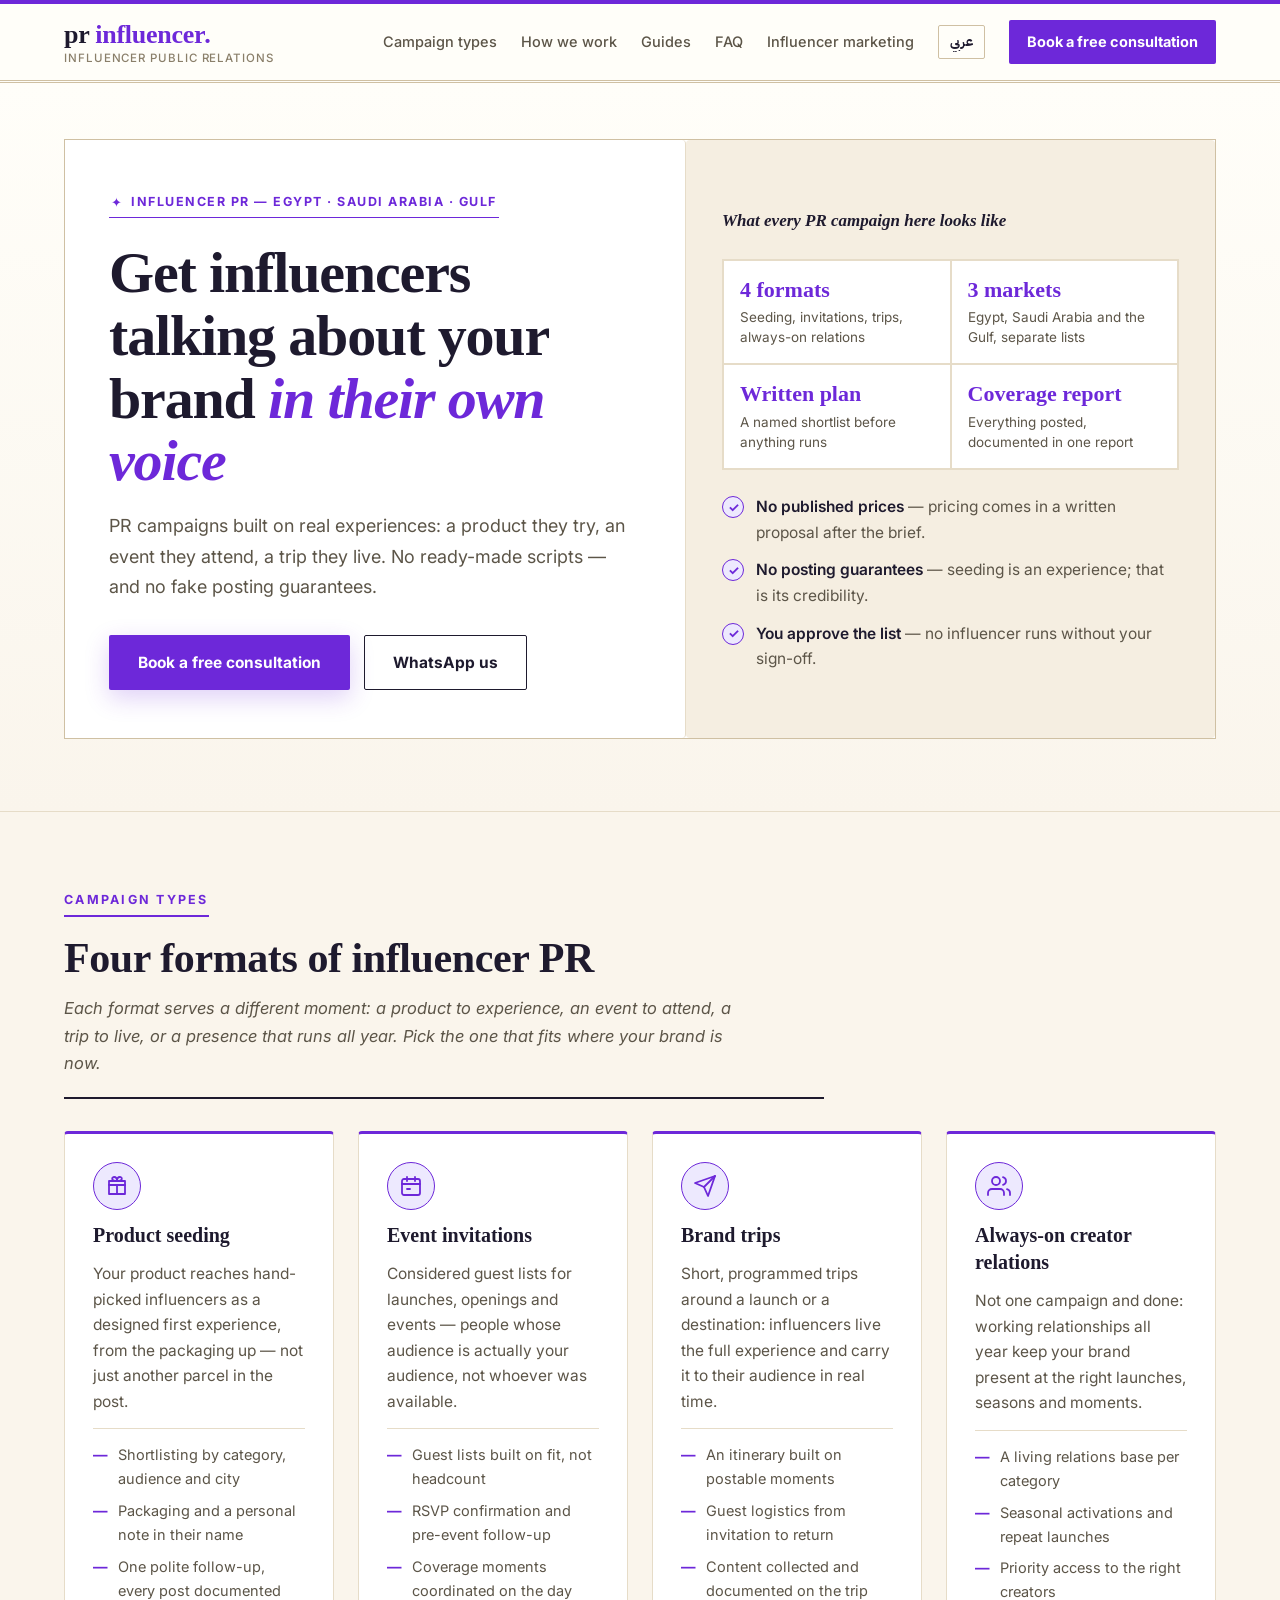
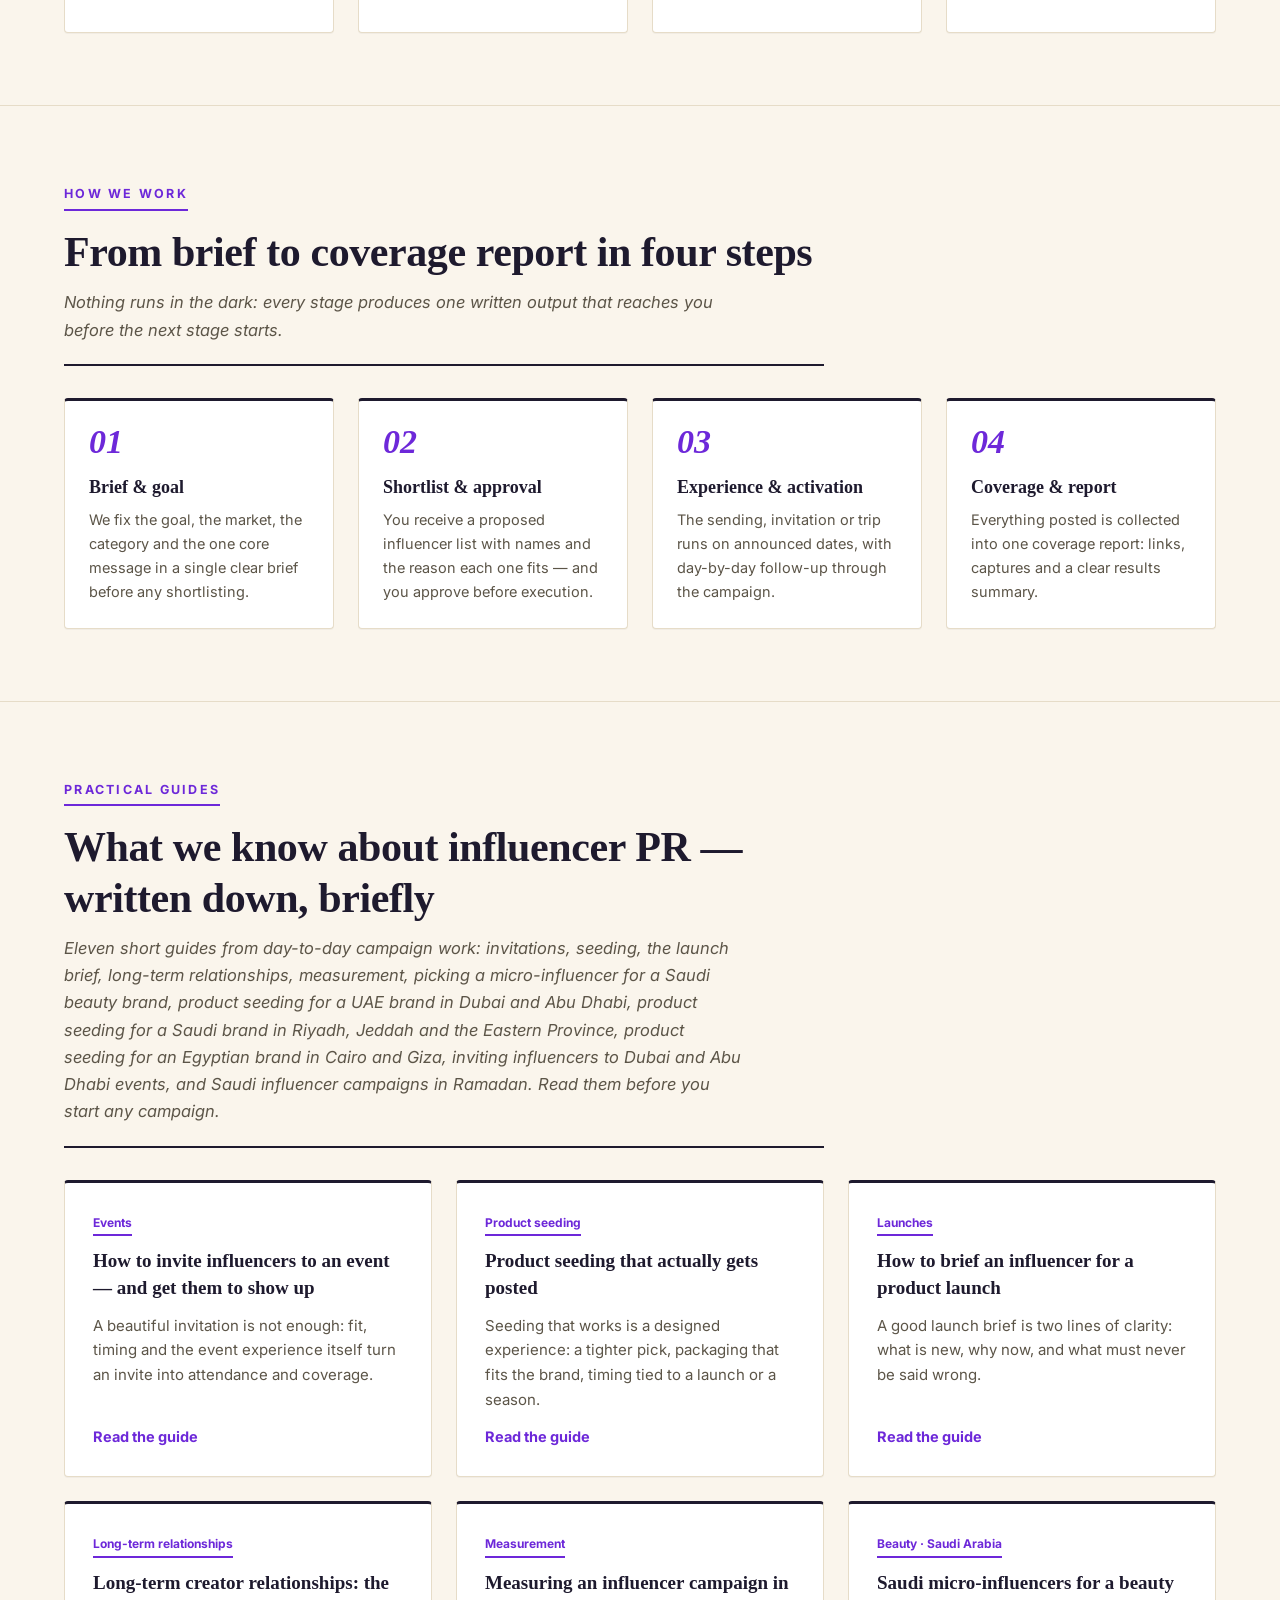
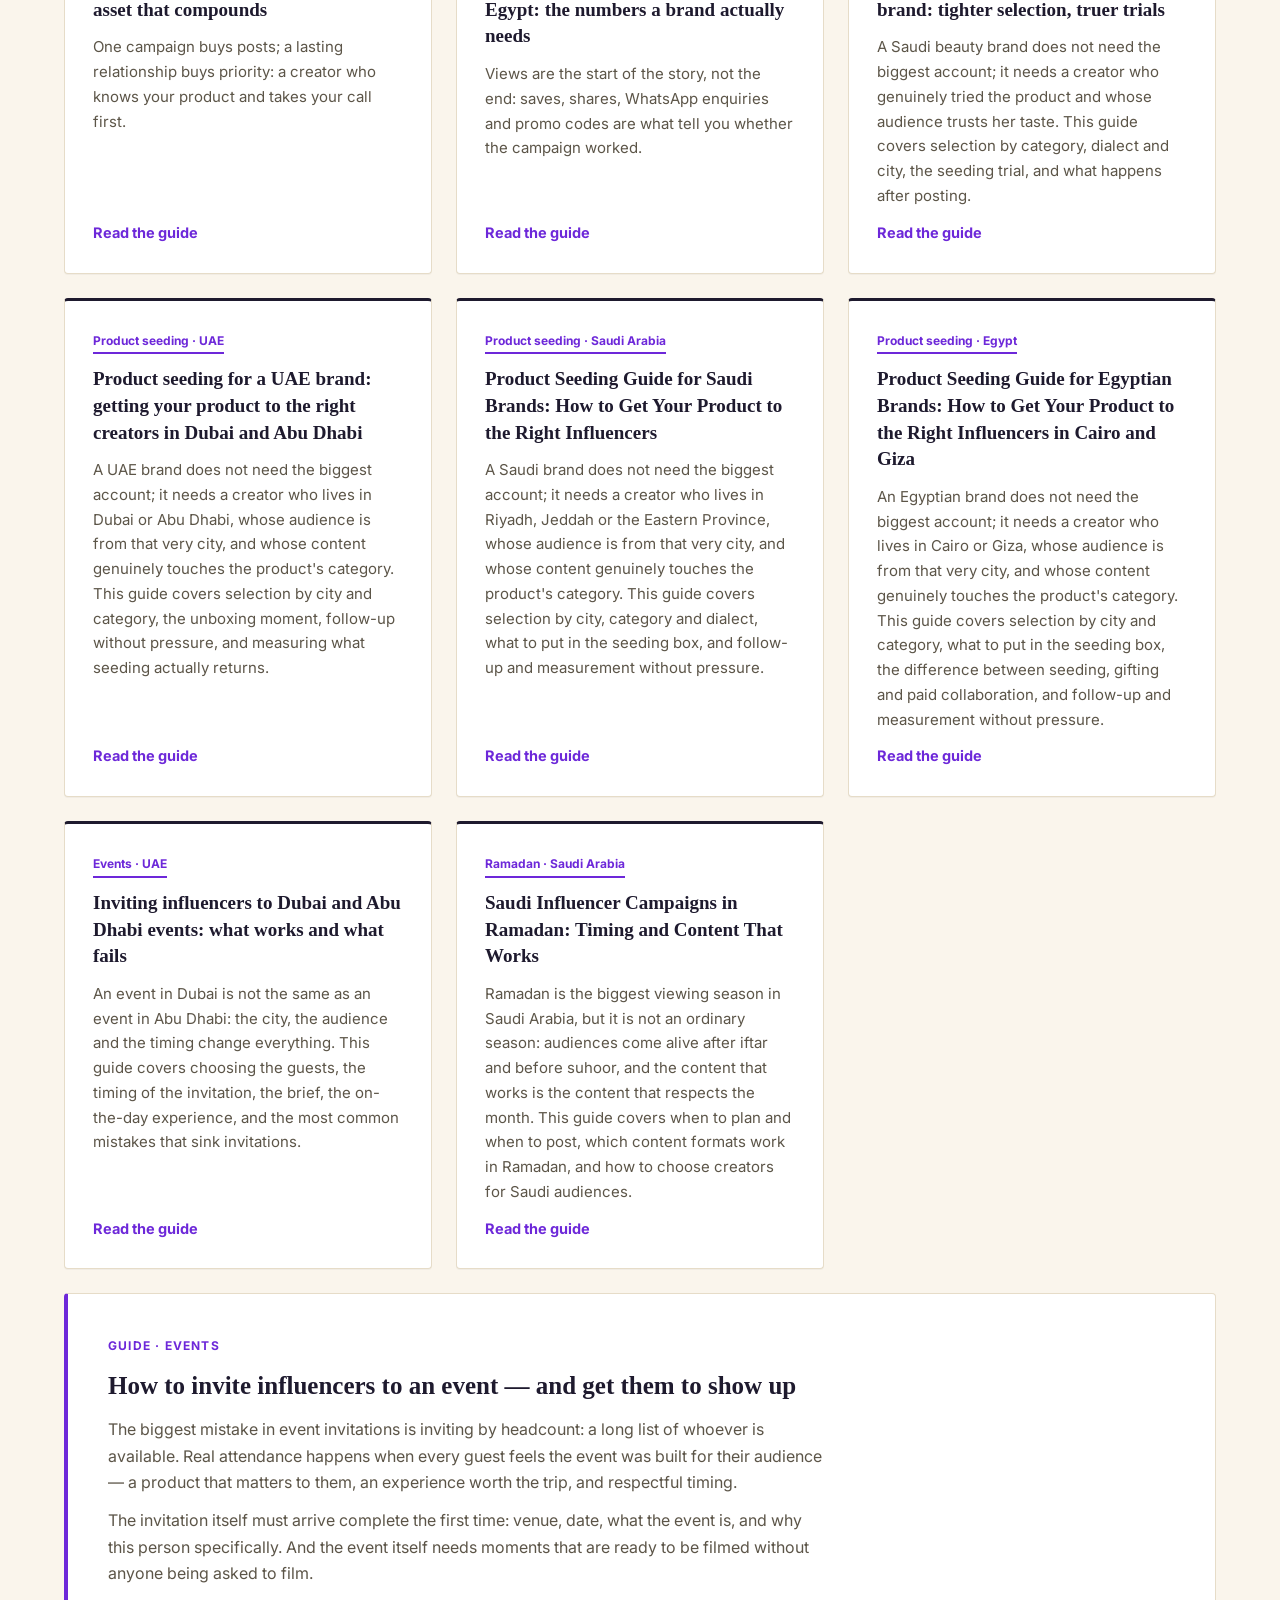
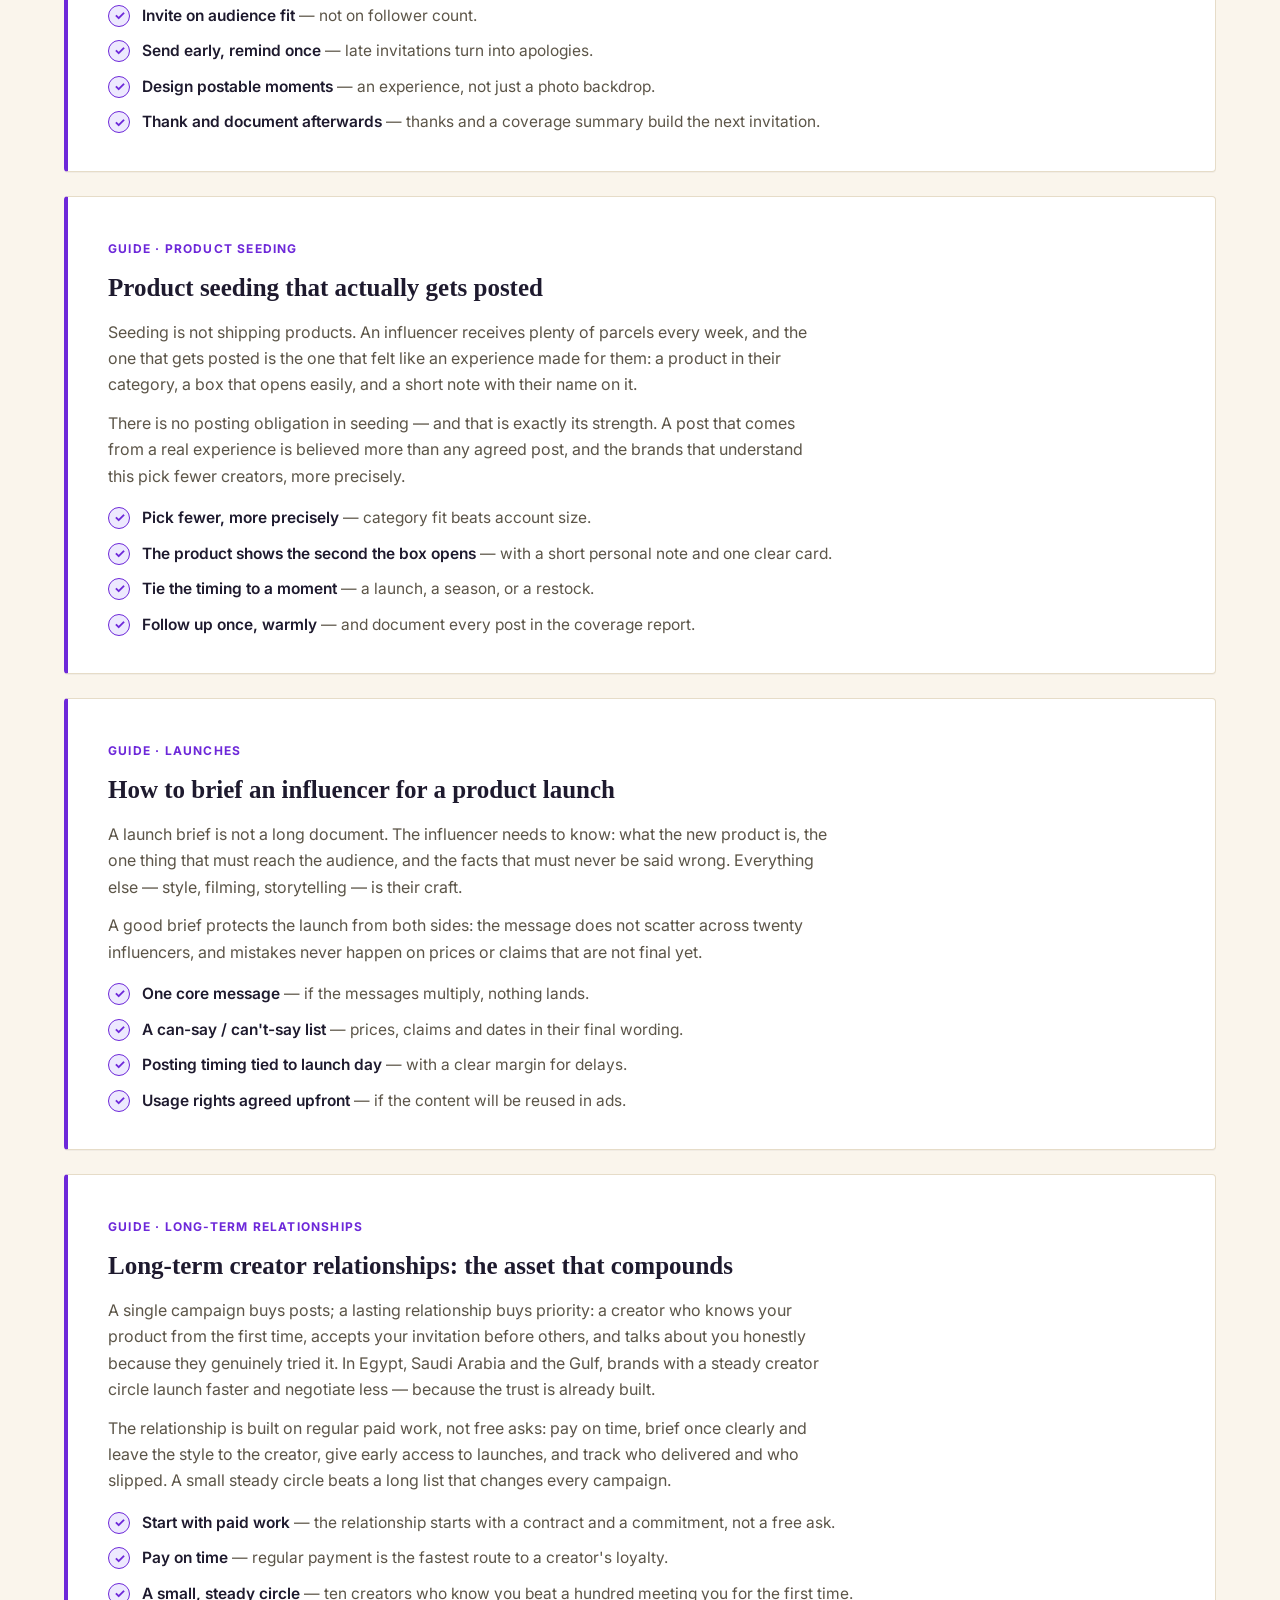
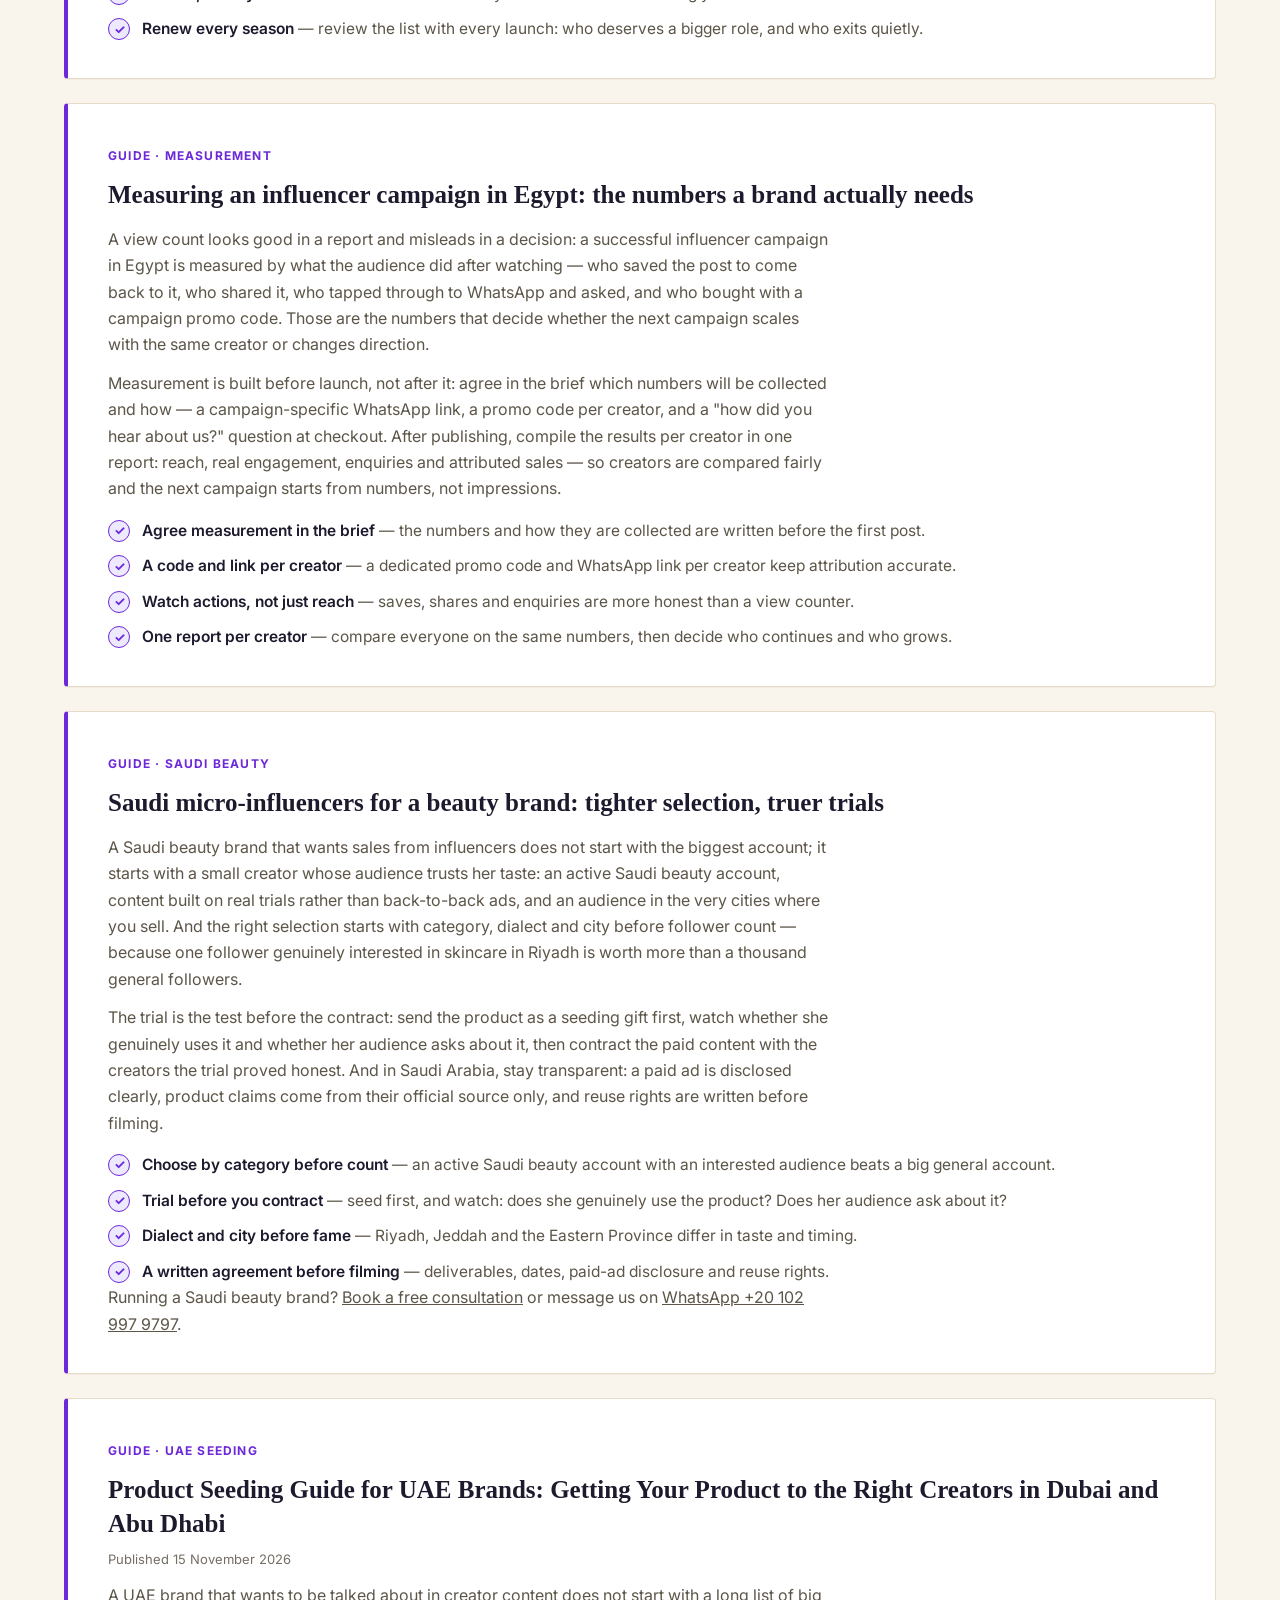
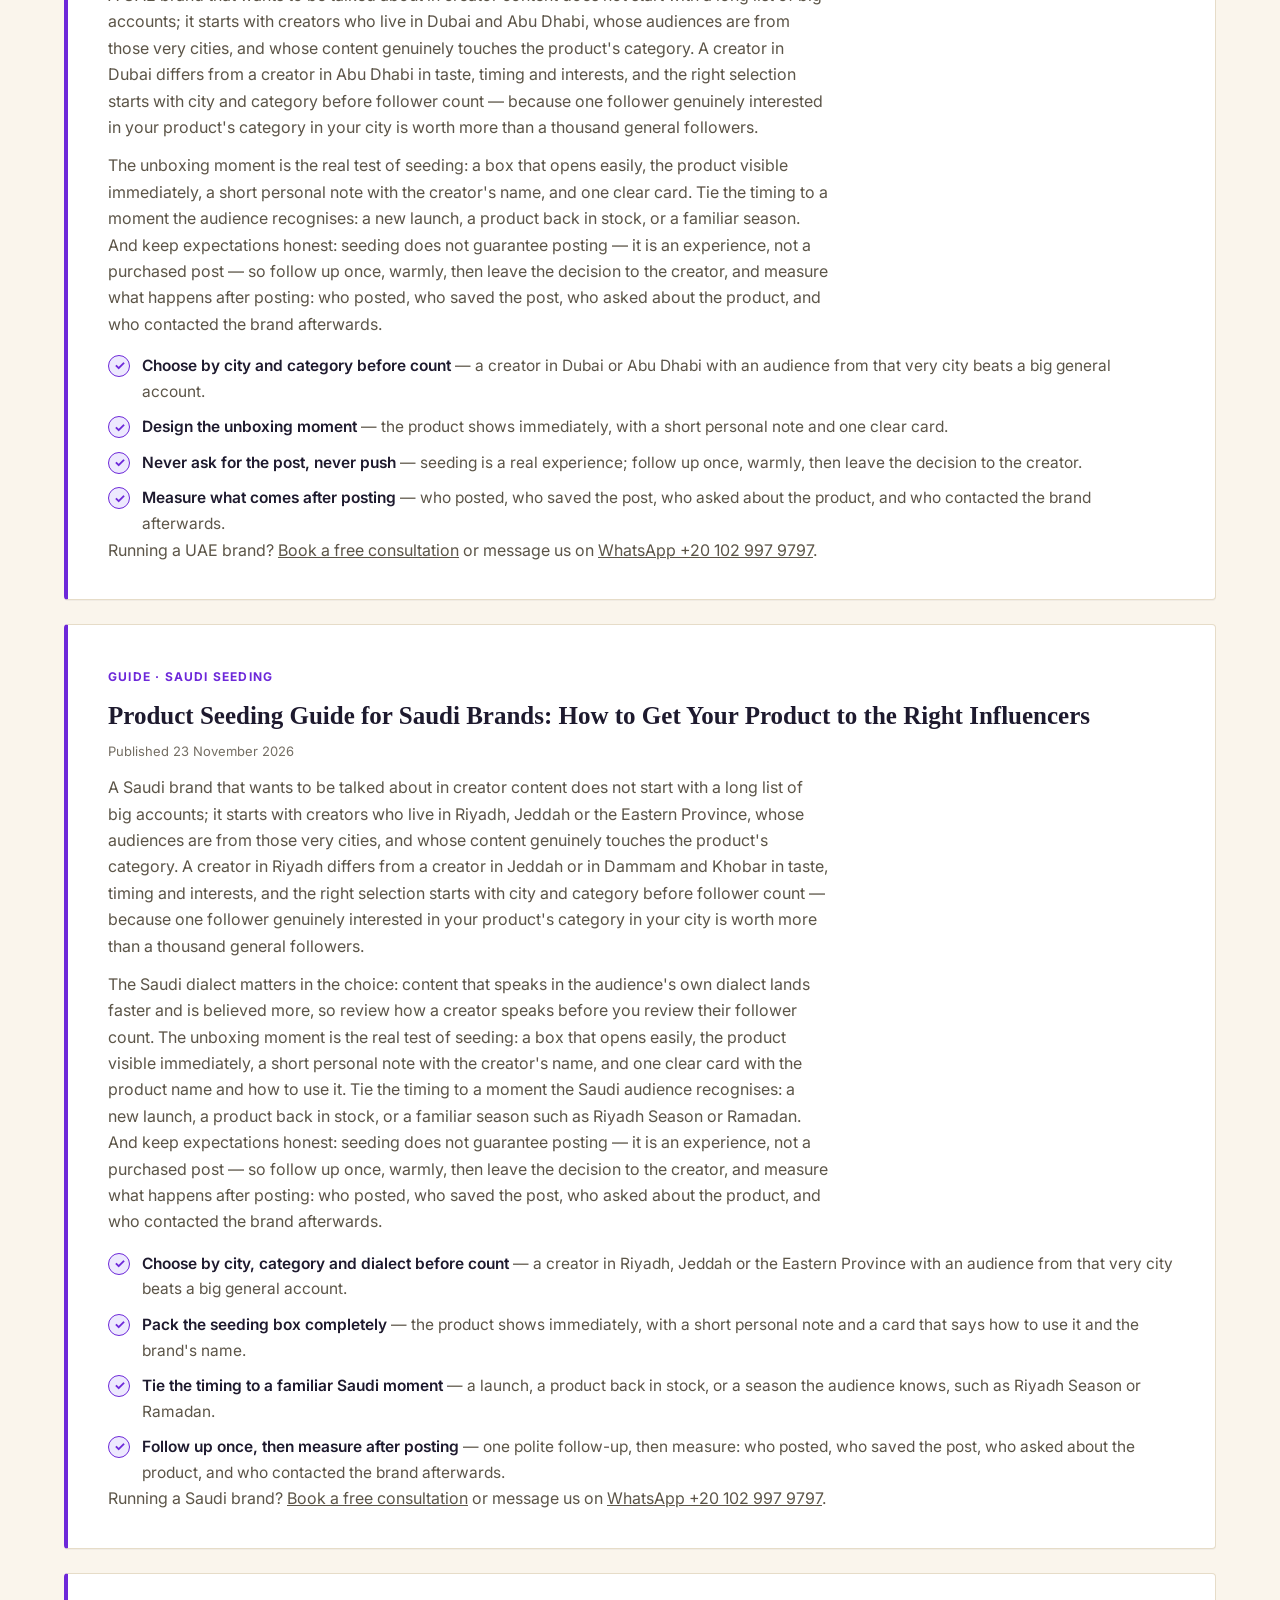
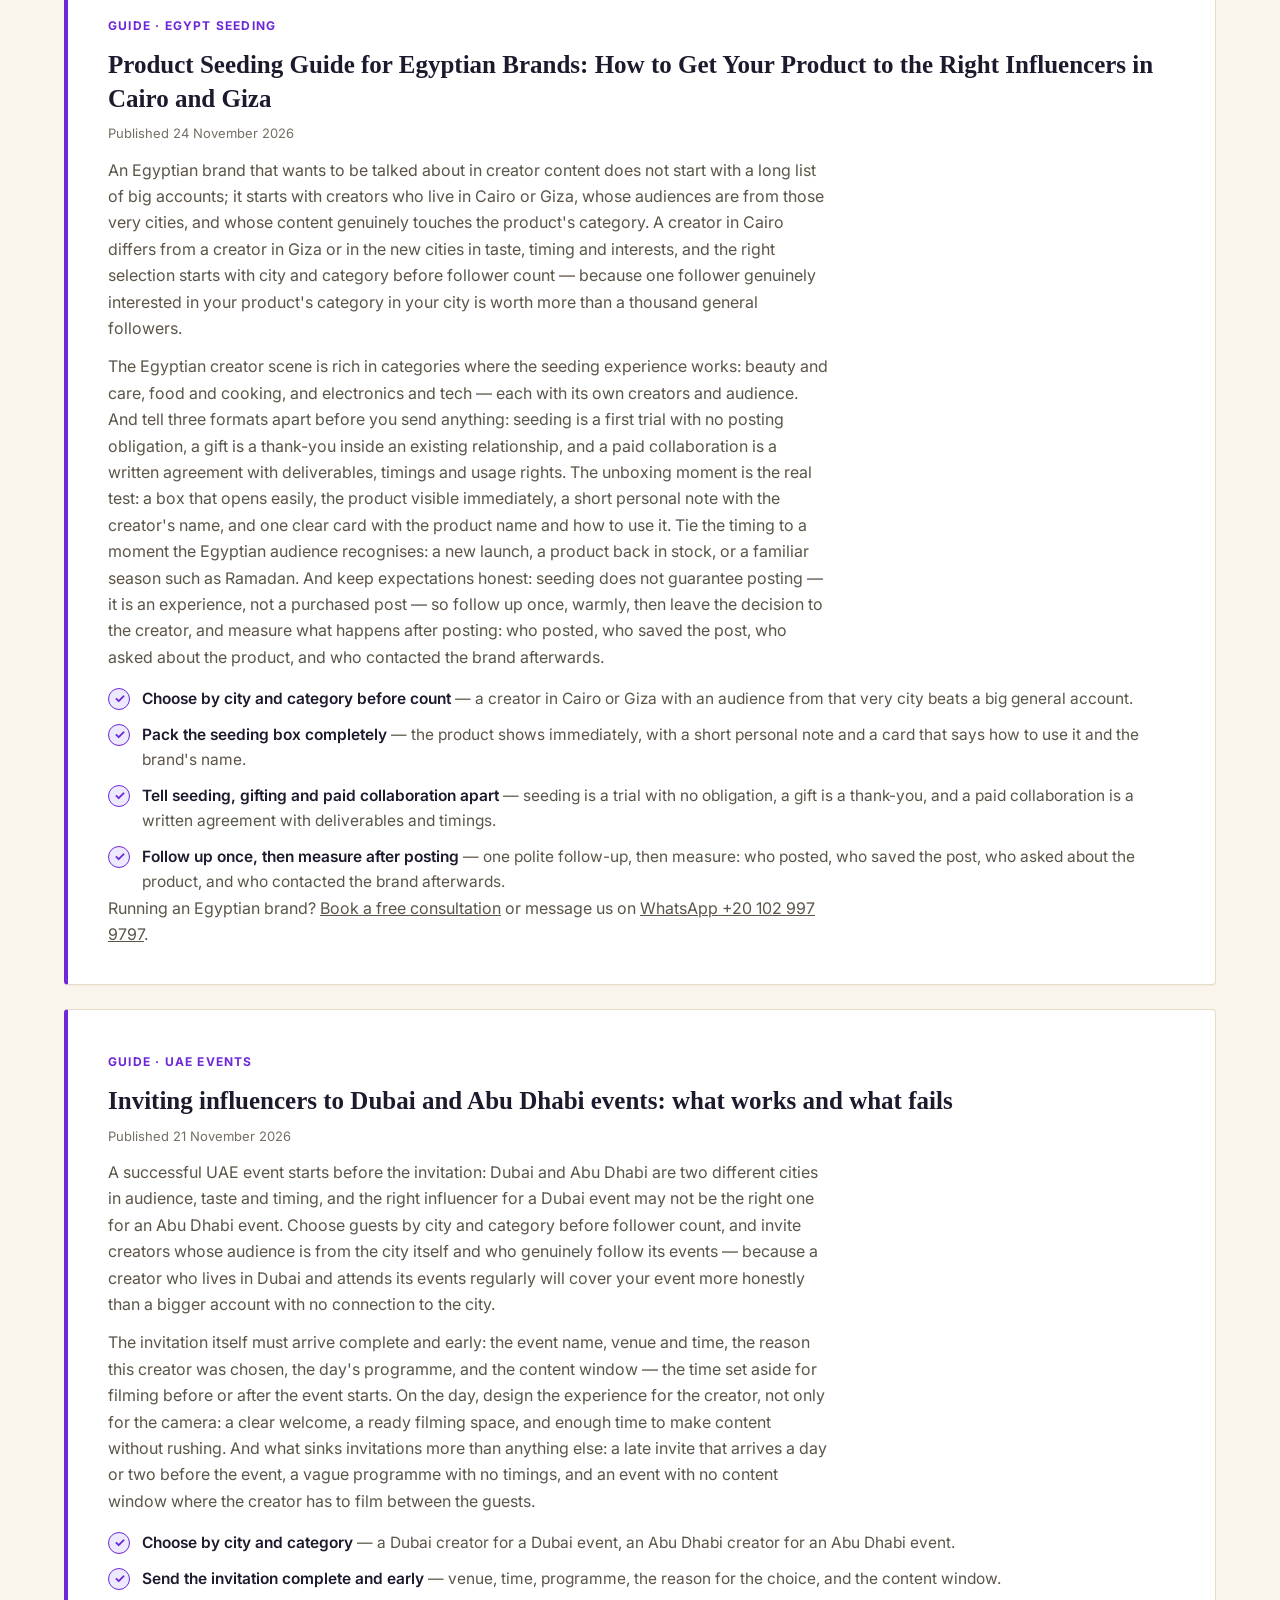
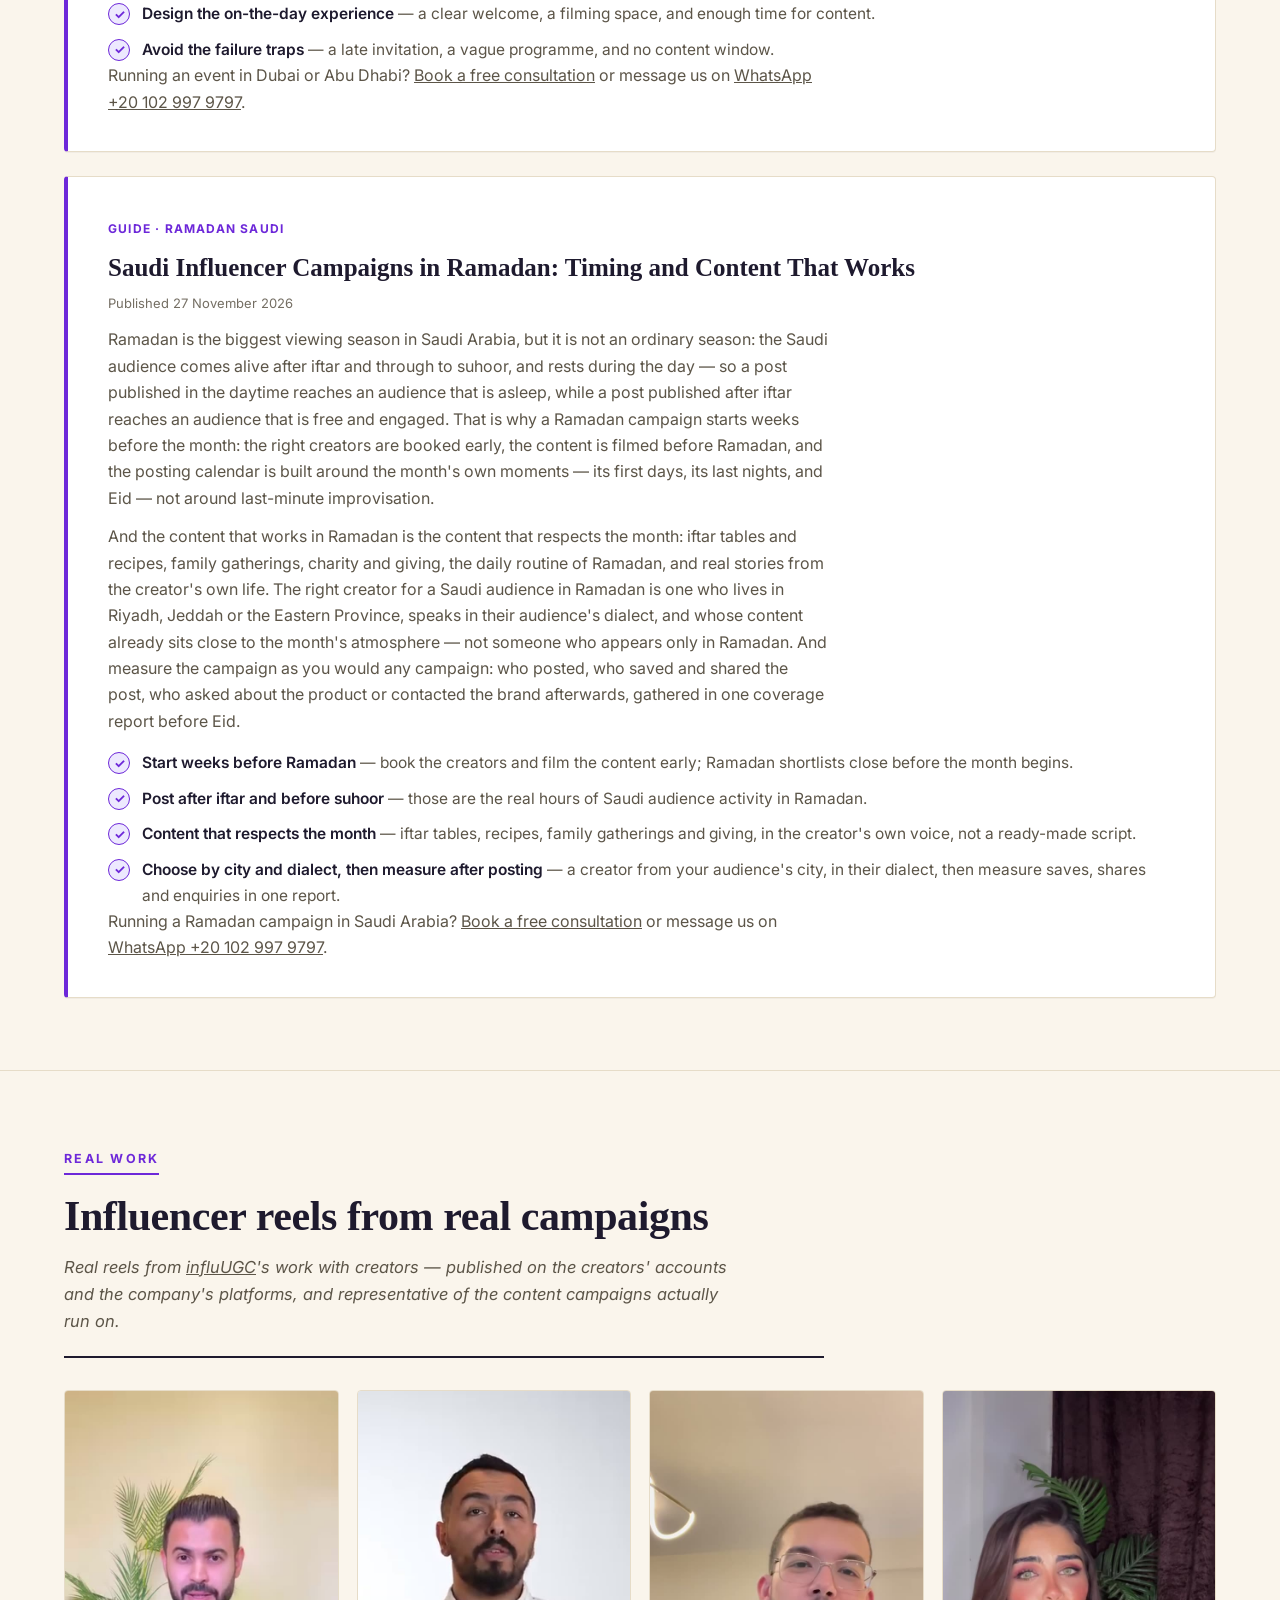
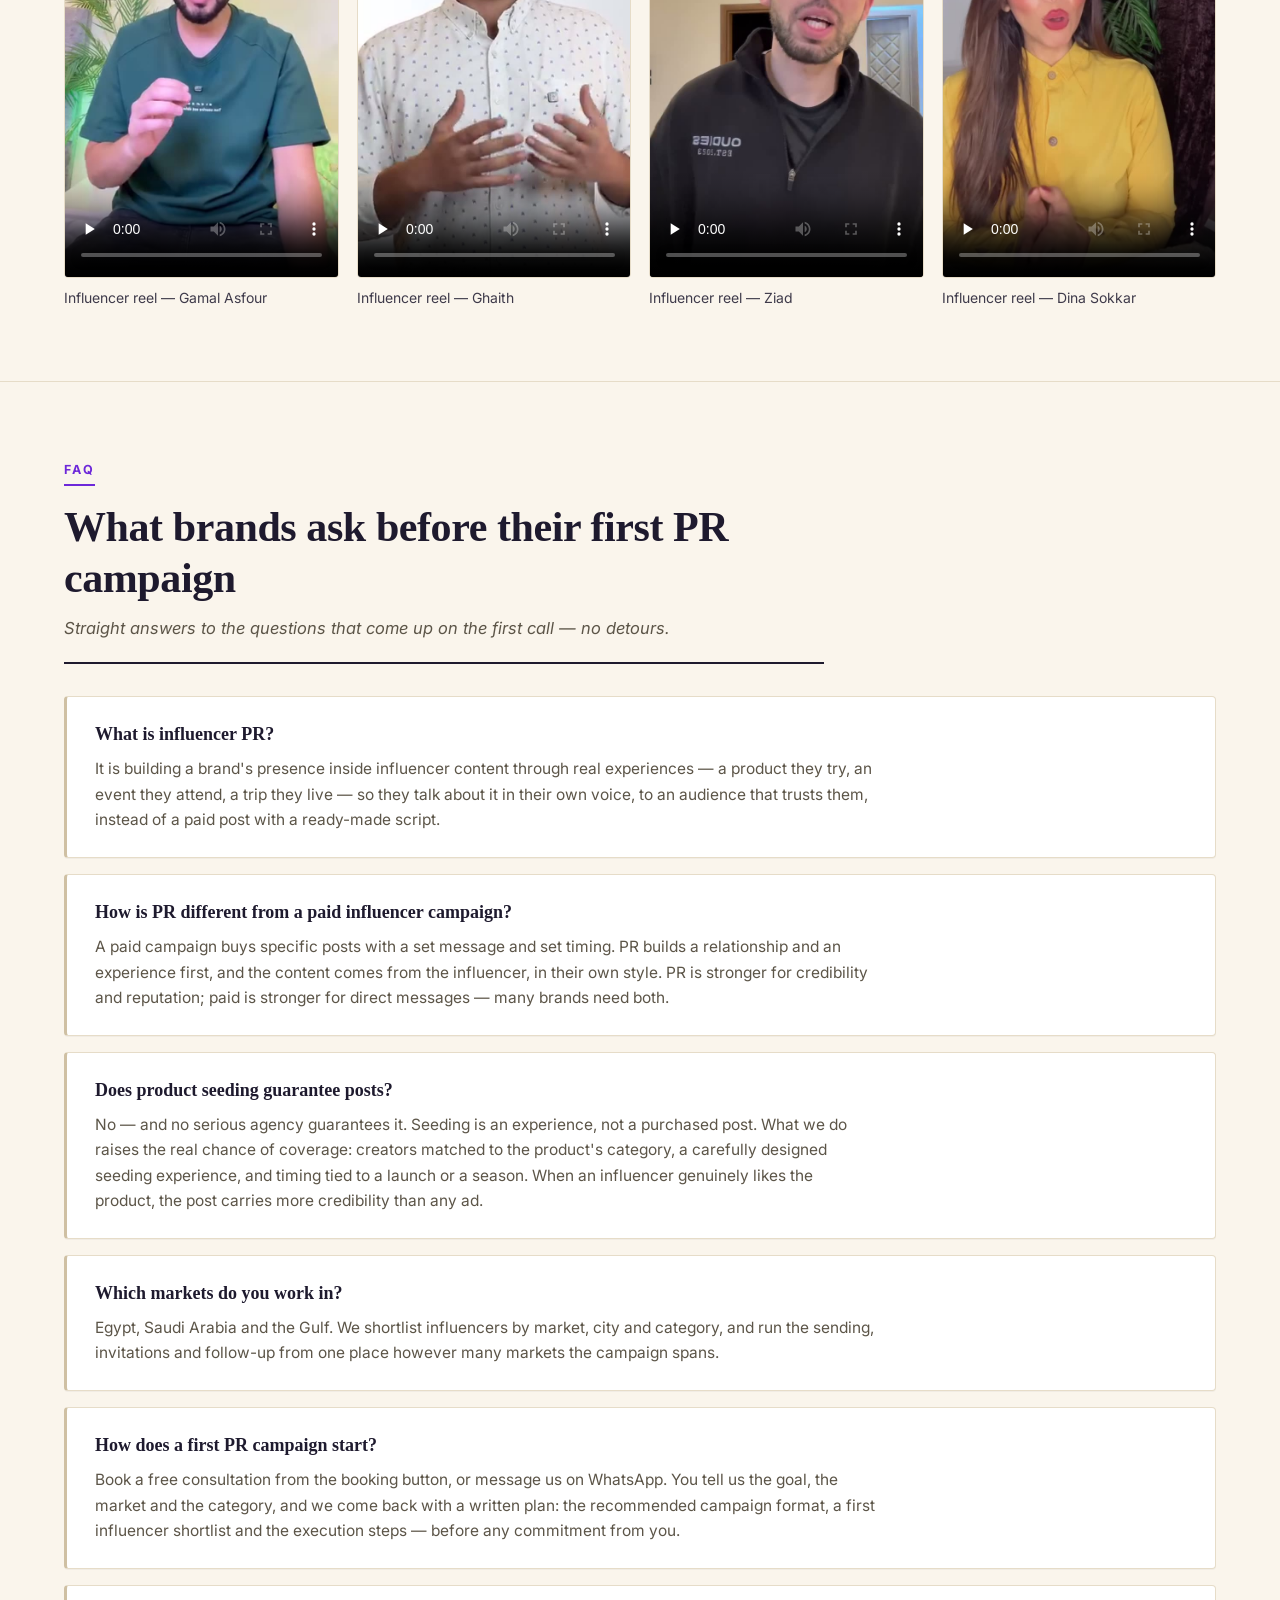
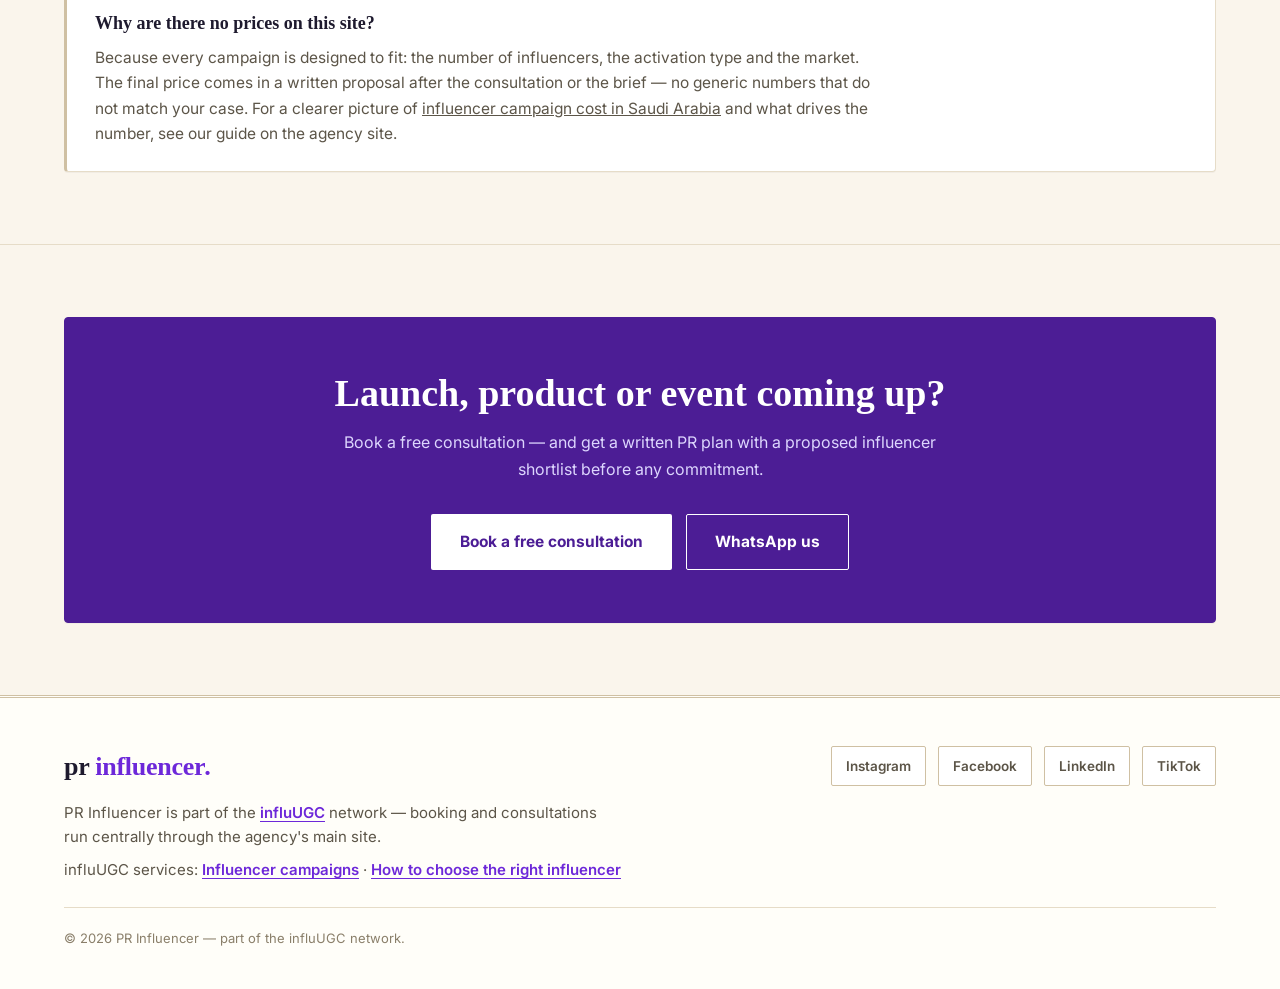
<file: en.html>
<!DOCTYPE html>
<html lang="en" dir="ltr">
<head>
<!-- identity-v3-prinfluencer-2026-11-07 -->
<meta charset="UTF-8">
<meta name="viewport" content="width=device-width, initial-scale=1.0">
<title>PR Influencer — Influencer PR Services in Egypt & Saudi Arabia</title>
<meta name="description" content="PR Influencer runs influencer PR campaigns — product seeding, event invitations, brand trips and ongoing creator relations — for brands in Egypt, Saudi Arabia and the Gulf.">
<link rel="canonical" href="https://prinfluencer.net/en.html">
<link rel="alternate" hreflang="ar" href="https://prinfluencer.net/">
<link rel="alternate" hreflang="en" href="https://prinfluencer.net/en.html">
<meta property="og:type" content="website">
<meta property="og:site_name" content="PR Influencer">
<meta property="og:title" content="PR Influencer — Influencer PR in Egypt & Saudi Arabia">
<meta property="og:description" content="Product seeding, event invitations, brand trips and creator relations — influencer PR campaigns designed around your brand.">
<meta property="og:url" content="https://prinfluencer.net/en.html">
<meta property="og:image" content="https://prinfluencer.net/media/gamal-asfour.jpg">
<meta name="twitter:card" content="summary">
<meta name="twitter:title" content="PR Influencer — Influencer PR in Egypt & Saudi Arabia">
<meta name="twitter:description" content="Product seeding, event invitations, brand trips and creator relations — influencer PR campaigns for brands in Egypt, Saudi Arabia and the Gulf.">
<meta name="twitter:image" content="https://prinfluencer.net/media/gamal-asfour.jpg">
<link rel="icon" type="image/svg+xml" href="/favicon.svg">
<link rel="preconnect" href="https://fonts.googleapis.com">
<link rel="preconnect" href="https://fonts.gstatic.com" crossorigin>
<link href="https://fonts.googleapis.com/css2?family=IBM+Plex+Sans+Arabic:wght@400;500;600;700&family=Inter:wght@400;500;600;700&family=Sora:wght@600;700;800&display=swap" rel="stylesheet">
<link rel="stylesheet" href="/styles.css">
<script type="application/ld+json">
{
  "@context": "https://schema.org",
  "@type": "Organization",
  "name": "PR Influencer",
  "url": "https://prinfluencer.net/",
  "logo": "https://prinfluencer.net/favicon.svg",
  "description": "PR Influencer runs influencer PR campaigns — product seeding, event invitations, brand trips and ongoing creator relations — for brands in Egypt, Saudi Arabia and the Gulf.",
  "parentOrganization": {
    "@type": "Organization",
    "name": "influUGC",
    "url": "https://www.influugc.com/"
  },
  "address": {
    "@type": "PostalAddress",
    "streetAddress": "Arab League St, Agouza",
    "addressLocality": "Giza",
    "postalCode": "12651",
    "addressCountry": "EG"
  },
  "areaServed": ["Egypt", "Saudi Arabia", "United Arab Emirates", "Gulf"],
  "sameAs": [
    "https://www.instagram.com/influ__ugc",
    "https://www.facebook.com/61587167460710",
    "https://www.linkedin.com/company/influugc",
    "https://www.tiktok.com/@influ_ugc"
  ]
}
</script>
<script type="application/ld+json">
{
  "@context": "https://schema.org",
  "@type": "WebSite",
  "name": "PR Influencer",
  "url": "https://prinfluencer.net/"
}
</script>
<script type="application/ld+json">
{
  "@context": "https://schema.org",
  "@type": "FAQPage",
  "mainEntity": [
    {
      "@type": "Question",
      "name": "What is influencer PR?",
      "acceptedAnswer": { "@type": "Answer", "text": "It is building a brand's presence inside influencer content through real experiences — a product they try, an event they attend, a trip they live — so they talk about it in their own voice, to an audience that trusts them, instead of a paid post with a ready-made script." }
    },
    {
      "@type": "Question",
      "name": "How is PR different from a paid influencer campaign?",
      "acceptedAnswer": { "@type": "Answer", "text": "A paid campaign buys specific posts with a set message and set timing. PR builds a relationship and an experience first, and the content comes from the influencer, in their own style. PR is stronger for credibility and reputation; paid is stronger for direct messages — many brands need both." }
    },
    {
      "@type": "Question",
      "name": "Does product seeding guarantee posts?",
      "acceptedAnswer": { "@type": "Answer", "text": "No — and no serious agency guarantees it. Seeding is an experience, not a purchased post. What we do raises the real chance of coverage: creators matched to the product's category, a carefully designed seeding experience, and timing tied to a launch or a season. When an influencer genuinely likes the product, the post carries more credibility than any ad." }
    },
    {
      "@type": "Question",
      "name": "Which markets do you work in?",
      "acceptedAnswer": { "@type": "Answer", "text": "Egypt, Saudi Arabia and the Gulf. We shortlist influencers by market, city and category, and run the sending, invitations and follow-up from one place however many markets the campaign spans." }
    },
    {
      "@type": "Question",
      "name": "How does a first PR campaign start?",
      "acceptedAnswer": { "@type": "Answer", "text": "Book a free consultation from the booking button, or message us on WhatsApp. You tell us the goal, the market and the category, and we come back with a written plan: the recommended campaign format, a first influencer shortlist and the execution steps — before any commitment from you." }
    },
    {
      "@type": "Question",
      "name": "Why are there no prices on this site?",
      "acceptedAnswer": { "@type": "Answer", "text": "Because every campaign is designed to fit: the number of influencers, the activation type and the market. The final price comes in a written proposal after the consultation or the brief — no generic numbers that do not match your case." }
    }
  ]
}
</script>
</head>
<body>
<header class="site-header">
  <div class="header-in">
    <a class="brand" href="/en.html" aria-label="PR Influencer — home">
      <span class="wordmark">PR <b>Influencer</b><i>.</i></span>
      <small>Influencer public relations</small>
    </a>
    <nav class="site-nav">
      <a href="#services">Campaign types</a>
      <a href="#process">How we work</a>
      <a href="#guides">Guides</a>
      <a href="#faq">FAQ</a>
      <a href="https://www.influugc.com/en/services/influencer-marketing">Influencer marketing</a>
      <a class="lang-switch" href="/index.html" hreflang="ar">عربي</a>
      <a class="nav-cta" href="https://www.influugc.com/book?utm_source=prinfluencer&amp;utm_medium=satellite&amp;utm_campaign=network">Book a free consultation</a>
    </nav>
  </div>
</header>
<main>

<!-- ================= HERO ================= -->
<section class="hero" id="rs-hero">
  <div class="wrap">
    <div class="hero-grid">
      <div class="panel hero-panel">
        <span class="chip">Influencer PR — Egypt · Saudi Arabia · Gulf</span>
        <h1>Get influencers talking about your brand <em>in their own voice</em></h1>
        <p class="hero-lead">PR campaigns built on real experiences: a product they try, an event they attend, a trip they live. No ready-made scripts — and no fake posting guarantees.</p>
        <div class="cta-row">
          <a class="btn btn-lime" href="https://www.influugc.com/book?utm_source=prinfluencer&amp;utm_medium=satellite&amp;utm_campaign=network">Book a free consultation</a>
          <a class="btn btn-ghost" href="https://wa.me/201029979797?utm_source=prinfluencer&utm_medium=satellite&utm_campaign=network">WhatsApp us</a>
        </div>
      </div>
      <div class="panel visual-panel">
        <p class="vp-title">What every PR campaign here looks like</p>
        <div class="stat-grid">
          <div class="stat"><b>4 formats</b><span>Seeding, invitations, trips, always-on relations</span></div>
          <div class="stat"><b>3 markets</b><span>Egypt, Saudi Arabia and the Gulf, separate lists</span></div>
          <div class="stat"><b>Written plan</b><span>A named shortlist before anything runs</span></div>
          <div class="stat"><b>Coverage report</b><span>Everything posted, documented in one report</span></div>
        </div>
        <ul class="check-list">
          <li><span class="tick">✓</span><span><b>No published prices</b> — pricing comes in a written proposal after the brief.</span></li>
          <li><span class="tick">✓</span><span><b>No posting guarantees</b> — seeding is an experience; that is its credibility.</span></li>
          <li><span class="tick">✓</span><span><b>You approve the list</b> — no influencer runs without your sign-off.</span></li>
        </ul>
      </div>
    </div>
  </div>
</section>

<!-- ================= CAMPAIGN TYPES ================= -->
<section class="sec" id="services">
  <div class="wrap">
    <div class="sec-head">
      <span class="eyebrow">Campaign types</span>
      <h2>Four formats of influencer PR</h2>
      <p class="lead">Each format serves a different moment: a product to experience, an event to attend, a trip to live, or a presence that runs all year. Pick the one that fits where your brand is now.</p>
    </div>
    <div class="cards cols-4">
      <article class="card panel">
        <span class="glyph"><svg viewBox="0 0 24 24"><path d="M4 11h16v9H4z"/><path d="M12 11v9"/><path d="M4 7h16v4H4z"/><path d="M12 7c-3.5 0-4.8-1-4.8-2.3C7.2 3.5 8.2 3 9.1 3 10.8 3 12 4.8 12 7z"/><path d="M12 7c3.5 0 4.8-1 4.8-2.3 0-1.2-1-1.7-1.9-1.7C13.2 3 12 4.8 12 7z"/></svg></span>
        <h3>Product seeding</h3>
        <p>Your product reaches hand-picked influencers as a designed first experience, from the packaging up — not just another parcel in the post.</p>
        <ul class="deliv">
          <li>Shortlisting by category, audience and city</li>
          <li>Packaging and a personal note in their name</li>
          <li>One polite follow-up, every post documented</li>
        </ul>
      </article>
      <article class="card panel">
        <span class="glyph"><svg viewBox="0 0 24 24"><rect x="3" y="5" width="18" height="16" rx="2"/><path d="M3 10h18"/><path d="M8 3v4"/><path d="M16 3v4"/><path d="M8 15h3"/></svg></span>
        <h3>Event invitations</h3>
        <p>Considered guest lists for launches, openings and events — people whose audience is actually your audience, not whoever was available.</p>
        <ul class="deliv">
          <li>Guest lists built on fit, not headcount</li>
          <li>RSVP confirmation and pre-event follow-up</li>
          <li>Coverage moments coordinated on the day</li>
        </ul>
      </article>
      <article class="card panel">
        <span class="glyph"><svg viewBox="0 0 24 24"><path d="M22 2 11 13"/><path d="M22 2 15 22l-4-9-9-4z"/></svg></span>
        <h3>Brand trips</h3>
        <p>Short, programmed trips around a launch or a destination: influencers live the full experience and carry it to their audience in real time.</p>
        <ul class="deliv">
          <li>An itinerary built on postable moments</li>
          <li>Guest logistics from invitation to return</li>
          <li>Content collected and documented on the trip</li>
        </ul>
      </article>
      <article class="card panel">
        <span class="glyph"><svg viewBox="0 0 24 24"><path d="M17 21v-2a4 4 0 0 0-4-4H5a4 4 0 0 0-4 4v2"/><circle cx="9" cy="7" r="4"/><path d="M23 21v-2a4 4 0 0 0-3-3.87"/><path d="M16 3.13a4 4 0 0 1 0 7.75"/></svg></span>
        <h3>Always-on creator relations</h3>
        <p>Not one campaign and done: working relationships all year keep your brand present at the right launches, seasons and moments.</p>
        <ul class="deliv">
          <li>A living relations base per category</li>
          <li>Seasonal activations and repeat launches</li>
          <li>Priority access to the right creators</li>
        </ul>
      </article>
    </div>
  </div>
</section>

<!-- ================= PROCESS ================= -->
<section class="sec" id="process">
  <div class="wrap">
    <div class="sec-head">
      <span class="eyebrow">How we work</span>
      <h2>From brief to coverage report in four steps</h2>
      <p class="lead">Nothing runs in the dark: every stage produces one written output that reaches you before the next stage starts.</p>
    </div>
    <div class="steps">
      <article class="step panel">
        <span class="num">01</span>
        <h3>Brief &amp; goal</h3>
        <p>We fix the goal, the market, the category and the one core message in a single clear brief before any shortlisting.</p>
      </article>
      <article class="step panel">
        <span class="num">02</span>
        <h3>Shortlist &amp; approval</h3>
        <p>You receive a proposed influencer list with names and the reason each one fits — and you approve before execution.</p>
      </article>
      <article class="step panel">
        <span class="num">03</span>
        <h3>Experience &amp; activation</h3>
        <p>The sending, invitation or trip runs on announced dates, with day-by-day follow-up through the campaign.</p>
      </article>
      <article class="step panel">
        <span class="num">04</span>
        <h3>Coverage &amp; report</h3>
        <p>Everything posted is collected into one coverage report: links, captures and a clear results summary.</p>
      </article>
    </div>
  </div>
</section>

<!-- ================= GUIDES ================= -->
<section class="sec" id="guides">
  <div class="wrap">
    <div class="sec-head">
      <span class="eyebrow">Practical guides</span>
      <h2>What we know about influencer PR — written down, briefly</h2>
      <p class="lead">Eleven short guides from day-to-day campaign work: invitations, seeding, the launch brief, long-term relationships, measurement, picking a micro-influencer for a Saudi beauty brand, product seeding for a UAE brand in Dubai and Abu Dhabi, product seeding for a Saudi brand in Riyadh, Jeddah and the Eastern Province, product seeding for an Egyptian brand in Cairo and Giza, inviting influencers to Dubai and Abu Dhabi events, and Saudi influencer campaigns in Ramadan. Read them before you start any campaign.</p>
    </div>
    <div class="guide-cards">
      <a class="g-card panel" href="#guide-events">
        <span class="cat">Events</span>
        <h3>How to invite influencers to an event — and get them to show up</h3>
        <p>A beautiful invitation is not enough: fit, timing and the event experience itself turn an invite into attendance and coverage.</p>
        <span class="read">Read the guide</span>
      </a>
      <a class="g-card panel" href="#guide-seeding">
        <span class="cat">Product seeding</span>
        <h3>Product seeding that actually gets posted</h3>
        <p>Seeding that works is a designed experience: a tighter pick, packaging that fits the brand, timing tied to a launch or a season.</p>
        <span class="read">Read the guide</span>
      </a>
      <a class="g-card panel" href="#guide-brief">
        <span class="cat">Launches</span>
        <h3>How to brief an influencer for a product launch</h3>
        <p>A good launch brief is two lines of clarity: what is new, why now, and what must never be said wrong.</p>
        <span class="read">Read the guide</span>
      </a>
      <a class="g-card panel" href="#guide-relationships">
        <span class="cat">Long-term relationships</span>
        <h3>Long-term creator relationships: the asset that compounds</h3>
        <p>One campaign buys posts; a lasting relationship buys priority: a creator who knows your product and takes your call first.</p>
        <span class="read">Read the guide</span>
      </a>
      <a class="g-card panel" href="#guide-measure">
        <span class="cat">Measurement</span>
        <h3>Measuring an influencer campaign in Egypt: the numbers a brand actually needs</h3>
        <p>Views are the start of the story, not the end: saves, shares, WhatsApp enquiries and promo codes are what tell you whether the campaign worked.</p>
        <span class="read">Read the guide</span>
      </a>
      <a class="g-card panel" href="#guide-micro-saudi-beauty">
        <span class="cat">Beauty · Saudi Arabia</span>
        <h3>Saudi micro-influencers for a beauty brand: tighter selection, truer trials</h3>
        <p>A Saudi beauty brand does not need the biggest account; it needs a creator who genuinely tried the product and whose audience trusts her taste. This guide covers selection by category, dialect and city, the seeding trial, and what happens after posting.</p>
        <span class="read">Read the guide</span>
      </a>
      <a class="g-card panel" href="#guide-seeding-uae">
        <span class="cat">Product seeding · UAE</span>
        <h3>Product seeding for a UAE brand: getting your product to the right creators in Dubai and Abu Dhabi</h3>
        <p>A UAE brand does not need the biggest account; it needs a creator who lives in Dubai or Abu Dhabi, whose audience is from that very city, and whose content genuinely touches the product's category. This guide covers selection by city and category, the unboxing moment, follow-up without pressure, and measuring what seeding actually returns.</p>
        <span class="read">Read the guide</span>
      </a>
      <a class="g-card panel" href="#guide-seeding-saudi">
        <span class="cat">Product seeding · Saudi Arabia</span>
        <h3>Product Seeding Guide for Saudi Brands: How to Get Your Product to the Right Influencers</h3>
        <p>A Saudi brand does not need the biggest account; it needs a creator who lives in Riyadh, Jeddah or the Eastern Province, whose audience is from that very city, and whose content genuinely touches the product's category. This guide covers selection by city, category and dialect, what to put in the seeding box, and follow-up and measurement without pressure.</p>
        <span class="read">Read the guide</span>
      </a>
      <a class="g-card panel" href="#guide-seeding-egypt">
        <span class="cat">Product seeding · Egypt</span>
        <h3>Product Seeding Guide for Egyptian Brands: How to Get Your Product to the Right Influencers in Cairo and Giza</h3>
        <p>An Egyptian brand does not need the biggest account; it needs a creator who lives in Cairo or Giza, whose audience is from that very city, and whose content genuinely touches the product's category. This guide covers selection by city and category, what to put in the seeding box, the difference between seeding, gifting and paid collaboration, and follow-up and measurement without pressure.</p>
        <span class="read">Read the guide</span>
      </a>
      <a class="g-card panel" href="#guide-invite-dubai-events">
        <span class="cat">Events · UAE</span>
        <h3>Inviting influencers to Dubai and Abu Dhabi events: what works and what fails</h3>
        <p>An event in Dubai is not the same as an event in Abu Dhabi: the city, the audience and the timing change everything. This guide covers choosing the guests, the timing of the invitation, the brief, the on-the-day experience, and the most common mistakes that sink invitations.</p>
        <span class="read">Read the guide</span>
      </a>
      <a class="g-card panel" href="#guide-ramadan-saudi">
        <span class="cat">Ramadan · Saudi Arabia</span>
        <h3>Saudi Influencer Campaigns in Ramadan: Timing and Content That Works</h3>
        <p>Ramadan is the biggest viewing season in Saudi Arabia, but it is not an ordinary season: audiences come alive after iftar and before suhoor, and the content that works is the content that respects the month. This guide covers when to plan and when to post, which content formats work in Ramadan, and how to choose creators for Saudi audiences.</p>
        <span class="read">Read the guide</span>
      </a>
    </div>

    <article class="guide-panel panel" id="guide-events">
      <span class="cat">Guide · Events</span>
      <h3>How to invite influencers to an event — and get them to show up</h3>
      <p>The biggest mistake in event invitations is inviting by headcount: a long list of whoever is available. Real attendance happens when every guest feels the event was built for their audience — a product that matters to them, an experience worth the trip, and respectful timing.</p>
      <p>The invitation itself must arrive complete the first time: venue, date, what the event is, and why this person specifically. And the event itself needs moments that are ready to be filmed without anyone being asked to film.</p>
      <ul>
        <li><span class="tick">✓</span><span><b>Invite on audience fit</b> — not on follower count.</span></li>
        <li><span class="tick">✓</span><span><b>Send early, remind once</b> — late invitations turn into apologies.</span></li>
        <li><span class="tick">✓</span><span><b>Design postable moments</b> — an experience, not just a photo backdrop.</span></li>
        <li><span class="tick">✓</span><span><b>Thank and document afterwards</b> — thanks and a coverage summary build the next invitation.</span></li>
      </ul>
    </article>

    <article class="guide-panel panel" id="guide-seeding">
      <span class="cat">Guide · Product seeding</span>
      <h3>Product seeding that actually gets posted</h3>
      <p>Seeding is not shipping products. An influencer receives plenty of parcels every week, and the one that gets posted is the one that felt like an experience made for them: a product in their category, a box that opens easily, and a short note with their name on it.</p>
      <p>There is no posting obligation in seeding — and that is exactly its strength. A post that comes from a real experience is believed more than any agreed post, and the brands that understand this pick fewer creators, more precisely.</p>
      <ul>
        <li><span class="tick">✓</span><span><b>Pick fewer, more precisely</b> — category fit beats account size.</span></li>
        <li><span class="tick">✓</span><span><b>The product shows the second the box opens</b> — with a short personal note and one clear card.</span></li>
        <li><span class="tick">✓</span><span><b>Tie the timing to a moment</b> — a launch, a season, or a restock.</span></li>
        <li><span class="tick">✓</span><span><b>Follow up once, warmly</b> — and document every post in the coverage report.</span></li>
      </ul>
    </article>

    <article class="guide-panel panel" id="guide-brief">
      <span class="cat">Guide · Launches</span>
      <h3>How to brief an influencer for a product launch</h3>
      <p>A launch brief is not a long document. The influencer needs to know: what the new product is, the one thing that must reach the audience, and the facts that must never be said wrong. Everything else — style, filming, storytelling — is their craft.</p>
      <p>A good brief protects the launch from both sides: the message does not scatter across twenty influencers, and mistakes never happen on prices or claims that are not final yet.</p>
      <ul>
        <li><span class="tick">✓</span><span><b>One core message</b> — if the messages multiply, nothing lands.</span></li>
        <li><span class="tick">✓</span><span><b>A can-say / can't-say list</b> — prices, claims and dates in their final wording.</span></li>
        <li><span class="tick">✓</span><span><b>Posting timing tied to launch day</b> — with a clear margin for delays.</span></li>
        <li><span class="tick">✓</span><span><b>Usage rights agreed upfront</b> — if the content will be reused in ads.</span></li>
      </ul>
    </article>

    <article class="guide-panel panel" id="guide-relationships">
      <span class="cat">Guide · Long-term relationships</span>
      <h3>Long-term creator relationships: the asset that compounds</h3>
      <p>A single campaign buys posts; a lasting relationship buys priority: a creator who knows your product from the first time, accepts your invitation before others, and talks about you honestly because they genuinely tried it. In Egypt, Saudi Arabia and the Gulf, brands with a steady creator circle launch faster and negotiate less — because the trust is already built.</p>
      <p>The relationship is built on regular paid work, not free asks: pay on time, brief once clearly and leave the style to the creator, give early access to launches, and track who delivered and who slipped. A small steady circle beats a long list that changes every campaign.</p>
      <ul>
        <li><span class="tick">✓</span><span><b>Start with paid work</b> — the relationship starts with a contract and a commitment, not a free ask.</span></li>
        <li><span class="tick">✓</span><span><b>Pay on time</b> — regular payment is the fastest route to a creator's loyalty.</span></li>
        <li><span class="tick">✓</span><span><b>A small, steady circle</b> — ten creators who know you beat a hundred meeting you for the first time.</span></li>
        <li><span class="tick">✓</span><span><b>Renew every season</b> — review the list with every launch: who deserves a bigger role, and who exits quietly.</span></li>
      </ul>
    </article>
    <article class="guide-panel panel" id="guide-measure">
      <span class="cat">Guide · Measurement</span>
      <h3>Measuring an influencer campaign in Egypt: the numbers a brand actually needs</h3>
      <p>A view count looks good in a report and misleads in a decision: a successful influencer campaign in Egypt is measured by what the audience did after watching — who saved the post to come back to it, who shared it, who tapped through to WhatsApp and asked, and who bought with a campaign promo code. Those are the numbers that decide whether the next campaign scales with the same creator or changes direction.</p>
      <p>Measurement is built before launch, not after it: agree in the brief which numbers will be collected and how — a campaign-specific WhatsApp link, a promo code per creator, and a "how did you hear about us?" question at checkout. After publishing, compile the results per creator in one report: reach, real engagement, enquiries and attributed sales — so creators are compared fairly and the next campaign starts from numbers, not impressions.</p>
      <ul>
        <li><span class="tick">✓</span><span><b>Agree measurement in the brief</b> — the numbers and how they are collected are written before the first post.</span></li>
        <li><span class="tick">✓</span><span><b>A code and link per creator</b> — a dedicated promo code and WhatsApp link per creator keep attribution accurate.</span></li>
        <li><span class="tick">✓</span><span><b>Watch actions, not just reach</b> — saves, shares and enquiries are more honest than a view counter.</span></li>
        <li><span class="tick">✓</span><span><b>One report per creator</b> — compare everyone on the same numbers, then decide who continues and who grows.</span></li>
      </ul>
    </article>
    <article class="guide-panel panel" id="guide-micro-saudi-beauty">
      <span class="cat">Guide · Saudi beauty</span>
      <h3>Saudi micro-influencers for a beauty brand: tighter selection, truer trials</h3>
      <p>A Saudi beauty brand that wants sales from influencers does not start with the biggest account; it starts with a small creator whose audience trusts her taste: an active Saudi beauty account, content built on real trials rather than back-to-back ads, and an audience in the very cities where you sell. And the right selection starts with category, dialect and city before follower count — because one follower genuinely interested in skincare in Riyadh is worth more than a thousand general followers.</p>
      <p>The trial is the test before the contract: send the product as a seeding gift first, watch whether she genuinely uses it and whether her audience asks about it, then contract the paid content with the creators the trial proved honest. And in Saudi Arabia, stay transparent: a paid ad is disclosed clearly, product claims come from their official source only, and reuse rights are written before filming.</p>
      <ul>
        <li><span class="tick">✓</span><span><b>Choose by category before count</b> — an active Saudi beauty account with an interested audience beats a big general account.</span></li>
        <li><span class="tick">✓</span><span><b>Trial before you contract</b> — seed first, and watch: does she genuinely use the product? Does her audience ask about it?</span></li>
        <li><span class="tick">✓</span><span><b>Dialect and city before fame</b> — Riyadh, Jeddah and the Eastern Province differ in taste and timing.</span></li>
        <li><span class="tick">✓</span><span><b>A written agreement before filming</b> — deliverables, dates, paid-ad disclosure and reuse rights.</span></li>
      </ul>
      <p>Running a Saudi beauty brand? <a href="https://www.influugc.com/book?utm_source=prinfluencer&amp;utm_medium=satellite&amp;utm_campaign=network">Book a free consultation</a> or message us on <a href="https://wa.me/201029979797?utm_source=prinfluencer&utm_medium=satellite&utm_campaign=network">WhatsApp +20 102 997 9797</a>.</p>
    </article>
    <article class="guide-panel panel" id="guide-seeding-uae">
      <span class="cat">Guide · UAE seeding</span>
      <h3>Product Seeding Guide for UAE Brands: Getting Your Product to the Right Creators in Dubai and Abu Dhabi</h3>
      <p class="guide-date">Published 15 November 2026</p>
      <p>A UAE brand that wants to be talked about in creator content does not start with a long list of big accounts; it starts with creators who live in Dubai and Abu Dhabi, whose audiences are from those very cities, and whose content genuinely touches the product's category. A creator in Dubai differs from a creator in Abu Dhabi in taste, timing and interests, and the right selection starts with city and category before follower count — because one follower genuinely interested in your product's category in your city is worth more than a thousand general followers.</p>
      <p>The unboxing moment is the real test of seeding: a box that opens easily, the product visible immediately, a short personal note with the creator's name, and one clear card. Tie the timing to a moment the audience recognises: a new launch, a product back in stock, or a familiar season. And keep expectations honest: seeding does not guarantee posting — it is an experience, not a purchased post — so follow up once, warmly, then leave the decision to the creator, and measure what happens after posting: who posted, who saved the post, who asked about the product, and who contacted the brand afterwards.</p>
      <ul>
        <li><span class="tick">✓</span><span><b>Choose by city and category before count</b> — a creator in Dubai or Abu Dhabi with an audience from that very city beats a big general account.</span></li>
        <li><span class="tick">✓</span><span><b>Design the unboxing moment</b> — the product shows immediately, with a short personal note and one clear card.</span></li>
        <li><span class="tick">✓</span><span><b>Never ask for the post, never push</b> — seeding is a real experience; follow up once, warmly, then leave the decision to the creator.</span></li>
        <li><span class="tick">✓</span><span><b>Measure what comes after posting</b> — who posted, who saved the post, who asked about the product, and who contacted the brand afterwards.</span></li>
      </ul>
      <p>Running a UAE brand? <a href="https://www.influugc.com/book?utm_source=prinfluencer&amp;utm_medium=satellite&amp;utm_campaign=network">Book a free consultation</a> or message us on <a href="https://wa.me/201029979797?utm_source=prinfluencer&utm_medium=satellite&utm_campaign=network">WhatsApp +20 102 997 9797</a>.</p>
    </article>
    <article class="guide-panel panel" id="guide-seeding-saudi">
      <span class="cat">Guide · Saudi seeding</span>
      <h3>Product Seeding Guide for Saudi Brands: How to Get Your Product to the Right Influencers</h3>
      <p class="guide-date">Published 23 November 2026</p>
      <p>A Saudi brand that wants to be talked about in creator content does not start with a long list of big accounts; it starts with creators who live in Riyadh, Jeddah or the Eastern Province, whose audiences are from those very cities, and whose content genuinely touches the product's category. A creator in Riyadh differs from a creator in Jeddah or in Dammam and Khobar in taste, timing and interests, and the right selection starts with city and category before follower count — because one follower genuinely interested in your product's category in your city is worth more than a thousand general followers.</p>
      <p>The Saudi dialect matters in the choice: content that speaks in the audience's own dialect lands faster and is believed more, so review how a creator speaks before you review their follower count. The unboxing moment is the real test of seeding: a box that opens easily, the product visible immediately, a short personal note with the creator's name, and one clear card with the product name and how to use it. Tie the timing to a moment the Saudi audience recognises: a new launch, a product back in stock, or a familiar season such as Riyadh Season or Ramadan. And keep expectations honest: seeding does not guarantee posting — it is an experience, not a purchased post — so follow up once, warmly, then leave the decision to the creator, and measure what happens after posting: who posted, who saved the post, who asked about the product, and who contacted the brand afterwards.</p>
      <ul>
        <li><span class="tick">✓</span><span><b>Choose by city, category and dialect before count</b> — a creator in Riyadh, Jeddah or the Eastern Province with an audience from that very city beats a big general account.</span></li>
        <li><span class="tick">✓</span><span><b>Pack the seeding box completely</b> — the product shows immediately, with a short personal note and a card that says how to use it and the brand's name.</span></li>
        <li><span class="tick">✓</span><span><b>Tie the timing to a familiar Saudi moment</b> — a launch, a product back in stock, or a season the audience knows, such as Riyadh Season or Ramadan.</span></li>
        <li><span class="tick">✓</span><span><b>Follow up once, then measure after posting</b> — one polite follow-up, then measure: who posted, who saved the post, who asked about the product, and who contacted the brand afterwards.</span></li>
      </ul>
      <p>Running a Saudi brand? <a href="https://www.influugc.com/book?utm_source=prinfluencer&amp;utm_medium=satellite&amp;utm_campaign=network">Book a free consultation</a> or message us on <a href="https://wa.me/201029979797?utm_source=prinfluencer&utm_medium=satellite&utm_campaign=network">WhatsApp +20 102 997 9797</a>.</p>
    </article>
    <article class="guide-panel panel" id="guide-seeding-egypt">
      <span class="cat">Guide · Egypt seeding</span>
      <h3>Product Seeding Guide for Egyptian Brands: How to Get Your Product to the Right Influencers in Cairo and Giza</h3>
      <p class="guide-date">Published 24 November 2026</p>
      <p>An Egyptian brand that wants to be talked about in creator content does not start with a long list of big accounts; it starts with creators who live in Cairo or Giza, whose audiences are from those very cities, and whose content genuinely touches the product's category. A creator in Cairo differs from a creator in Giza or in the new cities in taste, timing and interests, and the right selection starts with city and category before follower count — because one follower genuinely interested in your product's category in your city is worth more than a thousand general followers.</p>
      <p>The Egyptian creator scene is rich in categories where the seeding experience works: beauty and care, food and cooking, and electronics and tech — each with its own creators and audience. And tell three formats apart before you send anything: seeding is a first trial with no posting obligation, a gift is a thank-you inside an existing relationship, and a paid collaboration is a written agreement with deliverables, timings and usage rights. The unboxing moment is the real test: a box that opens easily, the product visible immediately, a short personal note with the creator's name, and one clear card with the product name and how to use it. Tie the timing to a moment the Egyptian audience recognises: a new launch, a product back in stock, or a familiar season such as Ramadan. And keep expectations honest: seeding does not guarantee posting — it is an experience, not a purchased post — so follow up once, warmly, then leave the decision to the creator, and measure what happens after posting: who posted, who saved the post, who asked about the product, and who contacted the brand afterwards.</p>
      <ul>
        <li><span class="tick">✓</span><span><b>Choose by city and category before count</b> — a creator in Cairo or Giza with an audience from that very city beats a big general account.</span></li>
        <li><span class="tick">✓</span><span><b>Pack the seeding box completely</b> — the product shows immediately, with a short personal note and a card that says how to use it and the brand's name.</span></li>
        <li><span class="tick">✓</span><span><b>Tell seeding, gifting and paid collaboration apart</b> — seeding is a trial with no obligation, a gift is a thank-you, and a paid collaboration is a written agreement with deliverables and timings.</span></li>
        <li><span class="tick">✓</span><span><b>Follow up once, then measure after posting</b> — one polite follow-up, then measure: who posted, who saved the post, who asked about the product, and who contacted the brand afterwards.</span></li>
      </ul>
      <p>Running an Egyptian brand? <a href="https://www.influugc.com/book?utm_source=prinfluencer&amp;utm_medium=satellite&amp;utm_campaign=network">Book a free consultation</a> or message us on <a href="https://wa.me/201029979797?utm_source=prinfluencer&utm_medium=satellite&utm_campaign=network">WhatsApp +20 102 997 9797</a>.</p>
    </article>
    <article class="guide-panel panel" id="guide-invite-dubai-events">
      <span class="cat">Guide · UAE events</span>
      <h3>Inviting influencers to Dubai and Abu Dhabi events: what works and what fails</h3>
      <p class="guide-date">Published 21 November 2026</p>
      <p>A successful UAE event starts before the invitation: Dubai and Abu Dhabi are two different cities in audience, taste and timing, and the right influencer for a Dubai event may not be the right one for an Abu Dhabi event. Choose guests by city and category before follower count, and invite creators whose audience is from the city itself and who genuinely follow its events — because a creator who lives in Dubai and attends its events regularly will cover your event more honestly than a bigger account with no connection to the city.</p>
      <p>The invitation itself must arrive complete and early: the event name, venue and time, the reason this creator was chosen, the day's programme, and the content window — the time set aside for filming before or after the event starts. On the day, design the experience for the creator, not only for the camera: a clear welcome, a ready filming space, and enough time to make content without rushing. And what sinks invitations more than anything else: a late invite that arrives a day or two before the event, a vague programme with no timings, and an event with no content window where the creator has to film between the guests.</p>
      <ul>
        <li><span class="tick">✓</span><span><b>Choose by city and category</b> — a Dubai creator for a Dubai event, an Abu Dhabi creator for an Abu Dhabi event.</span></li>
        <li><span class="tick">✓</span><span><b>Send the invitation complete and early</b> — venue, time, programme, the reason for the choice, and the content window.</span></li>
        <li><span class="tick">✓</span><span><b>Design the on-the-day experience</b> — a clear welcome, a filming space, and enough time for content.</span></li>
        <li><span class="tick">✓</span><span><b>Avoid the failure traps</b> — a late invitation, a vague programme, and no content window.</span></li>
      </ul>
      <p>Running an event in Dubai or Abu Dhabi? <a href="https://www.influugc.com/book?utm_source=prinfluencer&amp;utm_medium=satellite&amp;utm_campaign=network">Book a free consultation</a> or message us on <a href="https://wa.me/201029979797?utm_source=prinfluencer&utm_medium=satellite&utm_campaign=network">WhatsApp +20 102 997 9797</a>.</p>
    </article>
    <article class="guide-panel panel" id="guide-ramadan-saudi">
      <span class="cat">Guide · Ramadan Saudi</span>
      <h3>Saudi Influencer Campaigns in Ramadan: Timing and Content That Works</h3>
      <p class="guide-date">Published 27 November 2026</p>
      <p>Ramadan is the biggest viewing season in Saudi Arabia, but it is not an ordinary season: the Saudi audience comes alive after iftar and through to suhoor, and rests during the day — so a post published in the daytime reaches an audience that is asleep, while a post published after iftar reaches an audience that is free and engaged. That is why a Ramadan campaign starts weeks before the month: the right creators are booked early, the content is filmed before Ramadan, and the posting calendar is built around the month's own moments — its first days, its last nights, and Eid — not around last-minute improvisation.</p>
      <p>And the content that works in Ramadan is the content that respects the month: iftar tables and recipes, family gatherings, charity and giving, the daily routine of Ramadan, and real stories from the creator's own life. The right creator for a Saudi audience in Ramadan is one who lives in Riyadh, Jeddah or the Eastern Province, speaks in their audience's dialect, and whose content already sits close to the month's atmosphere — not someone who appears only in Ramadan. And measure the campaign as you would any campaign: who posted, who saved and shared the post, who asked about the product or contacted the brand afterwards, gathered in one coverage report before Eid.</p>
      <ul>
        <li><span class="tick">✓</span><span><b>Start weeks before Ramadan</b> — book the creators and film the content early; Ramadan shortlists close before the month begins.</span></li>
        <li><span class="tick">✓</span><span><b>Post after iftar and before suhoor</b> — those are the real hours of Saudi audience activity in Ramadan.</span></li>
        <li><span class="tick">✓</span><span><b>Content that respects the month</b> — iftar tables, recipes, family gatherings and giving, in the creator's own voice, not a ready-made script.</span></li>
        <li><span class="tick">✓</span><span><b>Choose by city and dialect, then measure after posting</b> — a creator from your audience's city, in their dialect, then measure saves, shares and enquiries in one report.</span></li>
      </ul>
      <p>Running a Ramadan campaign in Saudi Arabia? <a href="https://www.influugc.com/book?utm_source=prinfluencer&amp;utm_medium=satellite&amp;utm_campaign=network">Book a free consultation</a> or message us on <a href="https://wa.me/201029979797?utm_source=prinfluencer&utm_medium=satellite&utm_campaign=network">WhatsApp +20 102 997 9797</a>.</p>
    </article>
  </div>
</section>

<!-- ================= FAQ ================= -->
<section class="sec" id="works">
  <div class="wrap">
    <div class="sec-head">
      <span class="eyebrow">Real work</span>
      <h2>Influencer reels from real campaigns</h2>
      <p class="lead">Real reels from <a href="https://www.influugc.com/en/about">influUGC</a>'s work with creators — published on the creators' accounts and the company's platforms, and representative of the content campaigns actually run on.</p>
    </div>
    <div class="works-grid">
      <figure class="work-item">
        <video controls preload="none" poster="media/gamal-asfour.jpg" playsinline><source src="media/gamal-asfour.mp4" type="video/mp4"></video>
        <figcaption>Influencer reel — Gamal Asfour</figcaption>
      </figure>
      <figure class="work-item">
        <video controls preload="none" poster="media/ghaith.jpg" playsinline><source src="media/ghaith.mp4" type="video/mp4"></video>
        <figcaption>Influencer reel — Ghaith</figcaption>
      </figure>
      <figure class="work-item">
        <video controls preload="none" poster="media/ziad.jpg" playsinline><source src="media/ziad.mp4" type="video/mp4"></video>
        <figcaption>Influencer reel — Ziad</figcaption>
      </figure>
      <figure class="work-item">
        <video controls preload="none" poster="media/dina-sokkar.jpg" playsinline><source src="media/dina-sokkar.mp4" type="video/mp4"></video>
        <figcaption>Influencer reel — Dina Sokkar</figcaption>
      </figure>
    </div>
  </div>
</section>

<section class="sec" id="faq">
  <div class="wrap">
    <div class="sec-head">
      <span class="eyebrow">FAQ</span>
      <h2>What brands ask before their first PR campaign</h2>
      <p class="lead">Straight answers to the questions that come up on the first call — no detours.</p>
    </div>
    <div class="faq-list">
      <article class="faq-item panel">
        <h3>What is influencer PR?</h3>
        <p>It is building a brand's presence inside influencer content through real experiences — a product they try, an event they attend, a trip they live — so they talk about it in their own voice, to an audience that trusts them, instead of a paid post with a ready-made script.</p>
      </article>
      <article class="faq-item panel">
        <h3>How is PR different from a paid influencer campaign?</h3>
        <p>A paid campaign buys specific posts with a set message and set timing. PR builds a relationship and an experience first, and the content comes from the influencer, in their own style. PR is stronger for credibility and reputation; paid is stronger for direct messages — many brands need both.</p>
      </article>
      <article class="faq-item panel">
        <h3>Does product seeding guarantee posts?</h3>
        <p>No — and no serious agency guarantees it. Seeding is an experience, not a purchased post. What we do raises the real chance of coverage: creators matched to the product's category, a carefully designed seeding experience, and timing tied to a launch or a season. When an influencer genuinely likes the product, the post carries more credibility than any ad.</p>
      </article>
      <article class="faq-item panel">
        <h3>Which markets do you work in?</h3>
        <p>Egypt, Saudi Arabia and the Gulf. We shortlist influencers by market, city and category, and run the sending, invitations and follow-up from one place however many markets the campaign spans.</p>
      </article>
      <article class="faq-item panel">
        <h3>How does a first PR campaign start?</h3>
        <p>Book a free consultation from the booking button, or message us on WhatsApp. You tell us the goal, the market and the category, and we come back with a written plan: the recommended campaign format, a first influencer shortlist and the execution steps — before any commitment from you.</p>
      </article>
      <article class="faq-item panel">
        <h3>Why are there no prices on this site?</h3>
        <p>Because every campaign is designed to fit: the number of influencers, the activation type and the market. The final price comes in a written proposal after the consultation or the brief — no generic numbers that do not match your case. For a clearer picture of <a href="https://www.influugc.com/en/blog/influencer-campaign-cost-saudi">influencer campaign cost in Saudi Arabia</a> and what drives the number, see our guide on the agency site.</p>
      </article>
    </div>
  </div>
</section>

<!-- ================= CTA ================= -->
<section class="sec" id="contact">
  <div class="wrap">
    <div class="panel cta-band">
      <h2>Launch, product or event coming up?</h2>
      <p>Book a free consultation — and get a written PR plan with a proposed influencer shortlist before any commitment.</p>
      <div class="cta-row">
        <a class="btn btn-lime" href="https://www.influugc.com/book?utm_source=prinfluencer&amp;utm_medium=satellite&amp;utm_campaign=network">Book a free consultation</a>
        <a class="btn btn-ghost" href="https://wa.me/201029979797?utm_source=prinfluencer&utm_medium=satellite&utm_campaign=network">WhatsApp us</a>
      </div>
    </div>
  </div>
</section>

</main>
<footer class="site-footer">
  <div class="footer-in">
    <div class="footer-top">
      <div>
        <span class="wordmark">PR <b>Influencer</b><i>.</i></span>
        <p class="footer-net" style="margin-top:12px">PR Influencer is part of the <a href="https://www.influugc.com/">influUGC</a> network — booking and consultations run centrally through the agency's main site.</p>
        <p class="footer-net" style="margin-top:8px">influUGC services: <a href="https://www.influugc.com/en/services/influencer-marketing">Influencer campaigns</a> · <a href="https://www.influugc.com/en/blog/how-to-choose-influencer-for-your-brand">How to choose the right influencer</a></p>
      </div>
      <nav class="socials">
        <a href="https://www.instagram.com/influ__ugc">Instagram</a>
        <a href="https://www.facebook.com/61587167460710">Facebook</a>
        <a href="https://www.linkedin.com/company/influugc">LinkedIn</a>
        <a href="https://www.tiktok.com/@influ_ugc">TikTok</a>
      </nav>
    </div>
    <p class="footer-legal">© 2026 PR Influencer — part of the influUGC network.</p>
  </div>
</footer>
<nav class="mobile-bar">
  <a class="mb-book" href="https://www.influugc.com/book?utm_source=prinfluencer&amp;utm_medium=satellite&amp;utm_campaign=network">Book a free consultation</a>
  <a class="mb-wa" href="https://wa.me/201029979797?utm_source=prinfluencer&utm_medium=satellite&utm_campaign=network">WhatsApp</a>
</nav>
</body>
</html>
</file>
<file: styles.css>
/* identity-v3-prinfluencer-2026-11-07 */
/* ============================================================
   prinfluencer — Editorial Magazine identity (v3, Nov 7 2026)
   Warm paper-white ground · royal violet accent · serif display
   headings · ruled editorial panels · magazine masthead header.
   Wordmark: prinfluencer (site's own name).
   ============================================================ */
:root{
  --bg:#FAF5EC;
  --paper:#FFFEF9;
  --panel:#FFFFFF;
  --panel-2:#F5EEE1;
  --line:#E6DCC8;
  --line-2:#CFC0A3;
  --accent:#6D28D9;
  --accent-dark:#4C1D95;
  --accent-soft:#EDE9FE;
  --lime:#6D28D9;
  --ink:#1E1A2E;
  --mut:#5C5548;
  --dim:#8A7F6A;
  --font-body:"Inter","IBM Plex Sans Arabic",system-ui,sans-serif;
  --font-display:Georgia,"Times New Roman","IBM Plex Sans Arabic",serif;
  --radius:4px;
}
html[lang="ar"]{
  --font-body:"IBM Plex Sans Arabic","Inter",system-ui,sans-serif;
  --font-display:"IBM Plex Sans Arabic",Georgia,serif;
}
*{box-sizing:border-box;margin:0;padding:0}
html{scroll-behavior:smooth}
body{background:var(--bg);color:var(--ink);font-family:var(--font-body);font-size:17px;line-height:1.65;-webkit-font-smoothing:antialiased}
html[lang="ar"] body{line-height:1.8}
::selection{background:var(--accent);color:#fff}
a{color:inherit}
img,svg{display:block}
:focus-visible{outline:2px solid var(--accent);outline-offset:3px;border-radius:2px}
.wrap{max-width:1200px;margin:0 auto;padding:0 24px}
.panel{background:var(--panel);border:1px solid var(--line);border-radius:var(--radius);box-shadow:0 1px 0 rgba(30,26,46,.04)}
/* Header — magazine masthead */
.site-header{position:sticky;top:0;z-index:50;background:rgba(255,254,249,.96);backdrop-filter:blur(10px);border-top:4px solid var(--accent);border-bottom:3px double var(--line-2)}
.header-in{max-width:1200px;margin:0 auto;padding:0 24px;min-height:76px;display:flex;align-items:center;justify-content:space-between;gap:24px}
.brand{text-decoration:none;line-height:1.25}
.wordmark{font-family:var(--font-display);font-weight:700;font-size:26px;letter-spacing:-.01em;color:var(--ink);text-transform:lowercase}
.wordmark b{color:var(--accent);font-weight:700}
.wordmark i{color:var(--accent);font-style:italic}
.brand small{display:block;font-size:11.5px;color:var(--dim);font-weight:500;letter-spacing:.08em;text-transform:uppercase}
html[lang="ar"] .brand small{letter-spacing:0;text-transform:none}
.brand small b{color:var(--mut)}
.site-nav{display:flex;align-items:center;gap:24px;flex-wrap:wrap}
.site-nav a{text-decoration:none;font-size:14.5px;font-weight:500;color:var(--mut)}
.site-nav a:hover{color:var(--accent);text-decoration:underline;text-underline-offset:4px}
.site-nav .lang-switch{font-family:var(--font-display);font-weight:700;color:var(--ink);border:1px solid var(--line-2);border-radius:2px;padding:5px 11px;font-size:13px}
.site-nav .nav-cta{background:var(--accent);color:#fff;font-weight:700;border-radius:2px;padding:10px 18px;font-size:14.5px}
.site-nav .nav-cta:hover{color:#fff;background:var(--accent-dark);text-decoration:none}
/* Sections */
.sec{padding:72px 0;border-top:1px solid var(--line)}
.sec-head{max-width:760px;margin-bottom:32px;border-bottom:2px solid var(--ink);padding-bottom:20px}
.eyebrow{display:inline-block;color:var(--accent);font-family:var(--font-body);font-size:12.5px;font-weight:700;letter-spacing:.18em;text-transform:uppercase;border:none;border-bottom:2px solid var(--accent);border-radius:0;padding:0 0 4px;margin-bottom:16px}
html[lang="ar"] .eyebrow{letter-spacing:0;text-transform:none;font-size:13px}
.sec-head h2{font-family:var(--font-display);font-size:clamp(28px,3.4vw,42px);font-weight:700;line-height:1.2;letter-spacing:-.01em}
html[lang="ar"] .sec-head h2{letter-spacing:0;line-height:1.4;font-family:"IBM Plex Sans Arabic",sans-serif;font-weight:700}
.sec-head .lead{color:var(--mut);max-width:68ch;margin-top:12px;font-size:16.5px;font-style:italic}
html[lang="ar"] .sec-head .lead{font-style:normal}
/* Hero — editorial cover */
.hero{padding:56px 0 72px;background:linear-gradient(180deg,#FFFEF9 0%,var(--bg) 100%)}
.hero-grid{display:grid;grid-template-columns:1.08fr .92fr;gap:0;align-items:stretch;border:1px solid var(--line-2);background:var(--panel)}
.hero-panel{padding:48px 44px;display:flex;flex-direction:column;justify-content:center;border:none;box-shadow:none;border-inline-end:1px solid var(--line)}
.chip{display:inline-flex;align-items:center;gap:8px;align-self:flex-start;border:none;border-bottom:1px solid var(--accent);border-radius:0;padding:4px 2px;font-size:12.5px;font-weight:700;letter-spacing:.12em;text-transform:uppercase;color:var(--accent);margin-bottom:24px;background:transparent}
html[lang="ar"] .chip{letter-spacing:0;text-transform:none}
.chip::before{content:"✦";width:auto;height:auto;border-radius:0;background:none;color:var(--accent);flex:none;font-size:13px}
.hero h1{font-family:var(--font-display);font-size:clamp(36px,4.6vw,58px);font-weight:700;line-height:1.08;letter-spacing:-.02em}
html[lang="ar"] .hero h1{letter-spacing:0;line-height:1.35;font-family:"IBM Plex Sans Arabic",sans-serif;font-weight:700}
.hero h1 em{font-style:italic;color:var(--accent)}
html[lang="ar"] .hero h1 em{font-style:normal}
.hero-lead{color:var(--mut);font-size:18px;max-width:56ch;margin-top:18px;line-height:1.7}
.cta-row{display:flex;gap:14px;flex-wrap:wrap;margin-top:32px}
.btn{display:inline-flex;align-items:center;justify-content:center;gap:8px;text-decoration:none;font-weight:700;font-size:15.5px;padding:14px 28px;border-radius:2px;border:1px solid transparent;transition:transform .15s ease,background .15s ease,border-color .15s ease}
.btn:active{transform:scale(.98)}
.btn-lime{background:var(--accent);color:#fff;box-shadow:0 8px 24px rgba(109,40,217,.22)}
.btn-lime:hover{background:var(--accent-dark);color:#fff}
.btn-ghost{border-color:var(--ink);color:var(--ink);background:transparent}
.btn-ghost:hover{border-color:var(--accent);color:var(--accent);background:var(--accent-soft)}
.visual-panel{padding:36px;display:flex;flex-direction:column;gap:24px;justify-content:center;border:none;box-shadow:none;background:var(--panel-2)}
.vp-title{font-family:var(--font-display);font-weight:700;font-size:17px;color:var(--ink);font-style:italic}
html[lang="ar"] .vp-title{font-style:normal;font-family:"IBM Plex Sans Arabic",sans-serif}
.stat-grid{display:grid;grid-template-columns:1fr 1fr;gap:0;border:1px solid var(--line)}
.stat{background:var(--panel);border:1px solid var(--line);border-radius:0;padding:16px}
.stat b{display:block;font-family:var(--font-display);font-size:22px;font-weight:700;color:var(--accent);line-height:1.2}
.stat span{display:block;font-size:13.5px;color:var(--mut);margin-top:4px;line-height:1.5}
.mini-steps{list-style:none;border:1px solid var(--line);border-radius:0;background:var(--panel);overflow:hidden}
.mini-steps li{display:flex;gap:16px;align-items:baseline;padding:13px 16px;font-size:15px;color:var(--mut)}
.mini-steps li+li{border-top:1px solid var(--line)}
.mini-steps .n{font-family:var(--font-display);font-weight:700;color:var(--accent);font-size:14px;flex:none}
.mini-steps b{color:var(--ink);font-weight:600}
.check-list{list-style:none;display:grid;gap:12px}
.check-list li{display:flex;gap:12px;align-items:flex-start;font-size:15.5px;color:var(--mut)}
.check-list .tick{flex:none;width:22px;height:22px;border-radius:50%;margin-top:2px;border:1px solid var(--accent);color:var(--accent);background:var(--accent-soft);display:inline-flex;align-items:center;justify-content:center;font-size:13px;font-weight:700}
.check-list b{color:var(--ink);font-weight:600}
/* Cards — magazine columns */
.cards{display:grid;grid-template-columns:repeat(3,1fr);gap:24px}
.cards.cols-2{grid-template-columns:repeat(2,1fr)}
.cards.cols-4{grid-template-columns:repeat(4,1fr)}
.card{padding:28px;display:flex;flex-direction:column;gap:12px;border-top:3px solid var(--accent);transition:border-color .18s ease,transform .18s ease,box-shadow .18s ease}
.card:hover{border-color:var(--line-2);border-top-color:var(--accent-dark);transform:translateY(-3px);box-shadow:0 12px 28px rgba(30,26,46,.08)}
.glyph{width:48px;height:48px;border-radius:50%;flex:none;border:1px solid var(--accent);background:var(--accent-soft);display:flex;align-items:center;justify-content:center}
.glyph svg{width:24px;height:24px;stroke:var(--accent);fill:none;stroke-width:1.8;stroke-linecap:round;stroke-linejoin:round}
.card h3{font-family:var(--font-display);font-size:20px;font-weight:700;line-height:1.35}
html[lang="ar"] .card h3{font-family:"IBM Plex Sans Arabic",sans-serif}
.card p{color:var(--mut);font-size:15.5px;line-height:1.65}
html[lang="ar"] .card p{line-height:1.8}
.deliv{list-style:none;border-top:1px solid var(--line);padding-top:14px;margin-top:2px;display:grid;gap:8px}
.deliv li{font-size:14.5px;color:var(--mut);display:flex;gap:10px;align-items:baseline}
.deliv li::before{content:"—";color:var(--accent);flex:none;font-weight:700}
/* Steps */
.steps{display:grid;grid-template-columns:repeat(4,1fr);gap:24px}
.steps.cols-5{grid-template-columns:repeat(5,1fr)}
.step{padding:24px;border-top:3px solid var(--ink)}
.step .num{font-family:var(--font-display);font-size:34px;font-weight:700;font-style:italic;color:var(--accent);line-height:1;display:block;margin-bottom:16px}
.step h3{font-family:var(--font-display);font-size:18px;font-weight:700;margin-bottom:8px;line-height:1.4}
html[lang="ar"] .step h3{font-family:"IBM Plex Sans Arabic",sans-serif}
.step p{color:var(--mut);font-size:14.5px;line-height:1.65}
html[lang="ar"] .step p{line-height:1.8}
.two-col{display:grid;grid-template-columns:1fr 1fr;gap:24px}
.side-panel{padding:32px}
.side-panel h3{font-family:var(--font-display);font-size:22px;font-weight:700;margin-bottom:8px}
html[lang="ar"] .side-panel h3{font-family:"IBM Plex Sans Arabic",sans-serif}
.side-panel .sub{color:var(--mut);font-size:15.5px;margin-bottom:20px}
.side-panel .cta-row{margin-top:24px}
/* Guides */
.guide-cards{display:grid;grid-template-columns:repeat(3,1fr);gap:24px}
.g-card{padding:28px;text-decoration:none;display:flex;flex-direction:column;gap:12px;border-top:3px solid var(--ink);transition:border-color .18s ease,transform .18s ease,box-shadow .18s ease}
.g-card:hover{border-top-color:var(--accent);transform:translateY(-3px);box-shadow:0 12px 28px rgba(30,26,46,.08)}
.g-card .cat{align-self:flex-start;font-size:12px;font-weight:700;color:var(--accent);border:none;border-bottom:2px solid var(--accent);border-radius:0;padding:2px 0}
.g-card h3{font-family:var(--font-display);font-size:19px;font-weight:700;line-height:1.4}
html[lang="ar"] .g-card h3{font-family:"IBM Plex Sans Arabic",sans-serif}
.g-card p{color:var(--mut);font-size:15px;line-height:1.65}
html[lang="ar"] .g-card p{line-height:1.8}
.g-card .read{margin-top:auto;font-size:14.5px;font-weight:700;color:var(--accent)}
.guide-panel{padding:36px 40px;margin-top:24px;scroll-margin-top:96px;border-inline-start:4px solid var(--accent)}
.guide-panel .cat{font-size:12px;font-weight:700;color:var(--accent);letter-spacing:.1em;text-transform:uppercase}
html[lang="ar"] .guide-panel .cat{letter-spacing:0}
.guide-panel .guide-date{font-size:13px;color:var(--mut);opacity:.85;margin:-6px 0 0}
.guide-panel h3{font-family:var(--font-display);font-size:25px;font-weight:700;margin:10px 0 14px;line-height:1.35}
html[lang="ar"] .guide-panel h3{font-family:"IBM Plex Sans Arabic",sans-serif}
.guide-panel p{color:var(--mut);font-size:16px;max-width:72ch}
.guide-panel p+p{margin-top:12px}
.guide-panel ul{list-style:none;display:grid;gap:10px;margin-top:16px}
.guide-panel ul li{display:flex;gap:12px;font-size:15.5px;color:var(--mut);align-items:flex-start}
.guide-panel ul li .tick{flex:none;width:22px;height:22px;border-radius:50%;border:1px solid var(--accent);color:var(--accent);background:var(--accent-soft);display:inline-flex;align-items:center;justify-content:center;font-size:13px;font-weight:700;margin-top:2px}
.guide-panel ul li b{color:var(--ink);font-weight:600}
/* FAQ */
.faq-list{display:grid;gap:16px}
.faq-item{padding:24px 28px;border-inline-start:3px solid var(--line-2)}
.faq-item h3{font-family:var(--font-display);font-size:18px;font-weight:700;line-height:1.5}
html[lang="ar"] .faq-item h3{font-family:"IBM Plex Sans Arabic",sans-serif}
.faq-item p{color:var(--mut);font-size:15.5px;margin-top:8px;max-width:78ch}
html[lang="ar"] .faq-item p{line-height:1.85}
/* CTA band */
.cta-band{padding:52px 40px;text-align:center;background:var(--accent-dark);border-color:var(--accent-dark);color:#fff}
.cta-band h2{font-family:var(--font-display);font-size:clamp(27px,3.2vw,38px);font-weight:700;line-height:1.25;color:#fff}
html[lang="ar"] .cta-band h2{line-height:1.45;font-family:"IBM Plex Sans Arabic",sans-serif}
.cta-band p{color:#DDD6FE;max-width:60ch;margin:12px auto 0;font-size:16px}
.cta-band .cta-row{justify-content:center}
.cta-band .btn-lime{background:#fff;color:var(--accent-dark);box-shadow:none}
.cta-band .btn-lime:hover{background:var(--accent-soft);color:var(--accent-dark)}
.cta-band .btn-ghost{border-color:#fff;color:#fff;background:transparent}
.cta-band .btn-ghost:hover{background:rgba(255,255,255,.12);color:#fff}
/* Footer — restyled to editorial identity, network line kept */
.site-footer{border-top:3px double var(--line-2);padding:48px 0 40px;background:var(--paper)}
.footer-in{max-width:1200px;margin:0 auto;padding:0 24px;display:grid;gap:24px}
.footer-top{display:flex;justify-content:space-between;gap:24px;flex-wrap:wrap;align-items:flex-start}
.footer-net{font-size:15px;color:var(--mut);max-width:62ch}
.footer-net b{color:var(--ink)}
.footer-net a{color:var(--accent);text-decoration:underline;text-underline-offset:3px;font-weight:600}
.socials{display:flex;gap:12px;flex-wrap:wrap}
.socials a{font-size:13.5px;font-weight:600;color:var(--mut);text-decoration:none;border:1px solid var(--line-2);border-radius:2px;padding:8px 14px;background:#fff}
.socials a:hover{color:var(--accent);border-color:var(--accent)}
.footer-legal{font-size:13px;color:var(--dim);border-top:1px solid var(--line);padding-top:20px}
/* 404 */
.nf-wrap{padding:96px 0}
.nf-panel{max-width:640px;margin:0 auto;padding:48px 40px;text-align:center}
.nf-panel .code{font-family:var(--font-display);font-size:15px;font-weight:700;color:var(--accent);letter-spacing:.2em}
.nf-panel h1{font-family:var(--font-display);font-size:clamp(28px,3.6vw,40px);font-weight:700;margin-top:16px;line-height:1.35}
.nf-panel p{color:var(--mut);margin-top:12px}
.nf-panel .cta-row{justify-content:center}
/* Mobile bar */
.mobile-bar{display:none;position:fixed;left:0;right:0;bottom:0;z-index:60;background:rgba(255,254,249,.97);backdrop-filter:blur(10px);border-top:1px solid var(--line-2);padding:10px 14px calc(10px + env(safe-area-inset-bottom));gap:12px}
.mobile-bar a{flex:1;text-align:center;text-decoration:none;font-weight:700;font-size:15px;padding:13px 10px;border-radius:2px}
.mobile-bar .mb-book{background:var(--accent);color:#fff}
.mobile-bar .mb-wa{border:1px solid var(--ink);color:var(--ink)}
@media (max-width:1080px){.cards.cols-4{grid-template-columns:repeat(2,1fr)}.steps,.steps.cols-5{grid-template-columns:repeat(2,1fr)}}
@media (max-width:900px){.hero-grid{grid-template-columns:1fr}.hero-panel{border-inline-end:none;border-bottom:1px solid var(--line)}.cards,.guide-cards{grid-template-columns:1fr 1fr}.two-col{grid-template-columns:1fr}.site-nav a:not(.nav-cta):not(.lang-switch){display:none}}
@media (max-width:640px){body{font-size:16px}.sec{padding:56px 0}.hero{padding:32px 0 56px}.hero-panel{padding:28px 24px}.visual-panel{padding:24px}.cards,.cards.cols-2,.cards.cols-4,.guide-cards,.steps,.steps.cols-5{grid-template-columns:1fr}.guide-panel{padding:28px 24px}.cta-band{padding:36px 24px}.side-panel{padding:24px}.mobile-bar{display:flex}body{padding-bottom:72px}}
@media (prefers-reduced-motion:reduce){html{scroll-behavior:auto}*{transition:none!important}}

/* works materials (content wave 2026-11-07) */
.works-grid{display:grid;grid-template-columns:repeat(auto-fit,minmax(210px,1fr));gap:18px}
.work-item{margin:0}
.work-item video{width:100%;aspect-ratio:9/16;object-fit:cover;border-radius:var(--radius,16px);border:1px solid var(--line,rgba(127,127,127,.25));background:#000;display:block}
.work-item figcaption{margin-top:8px;font-size:14px;opacity:.85}
</file>
